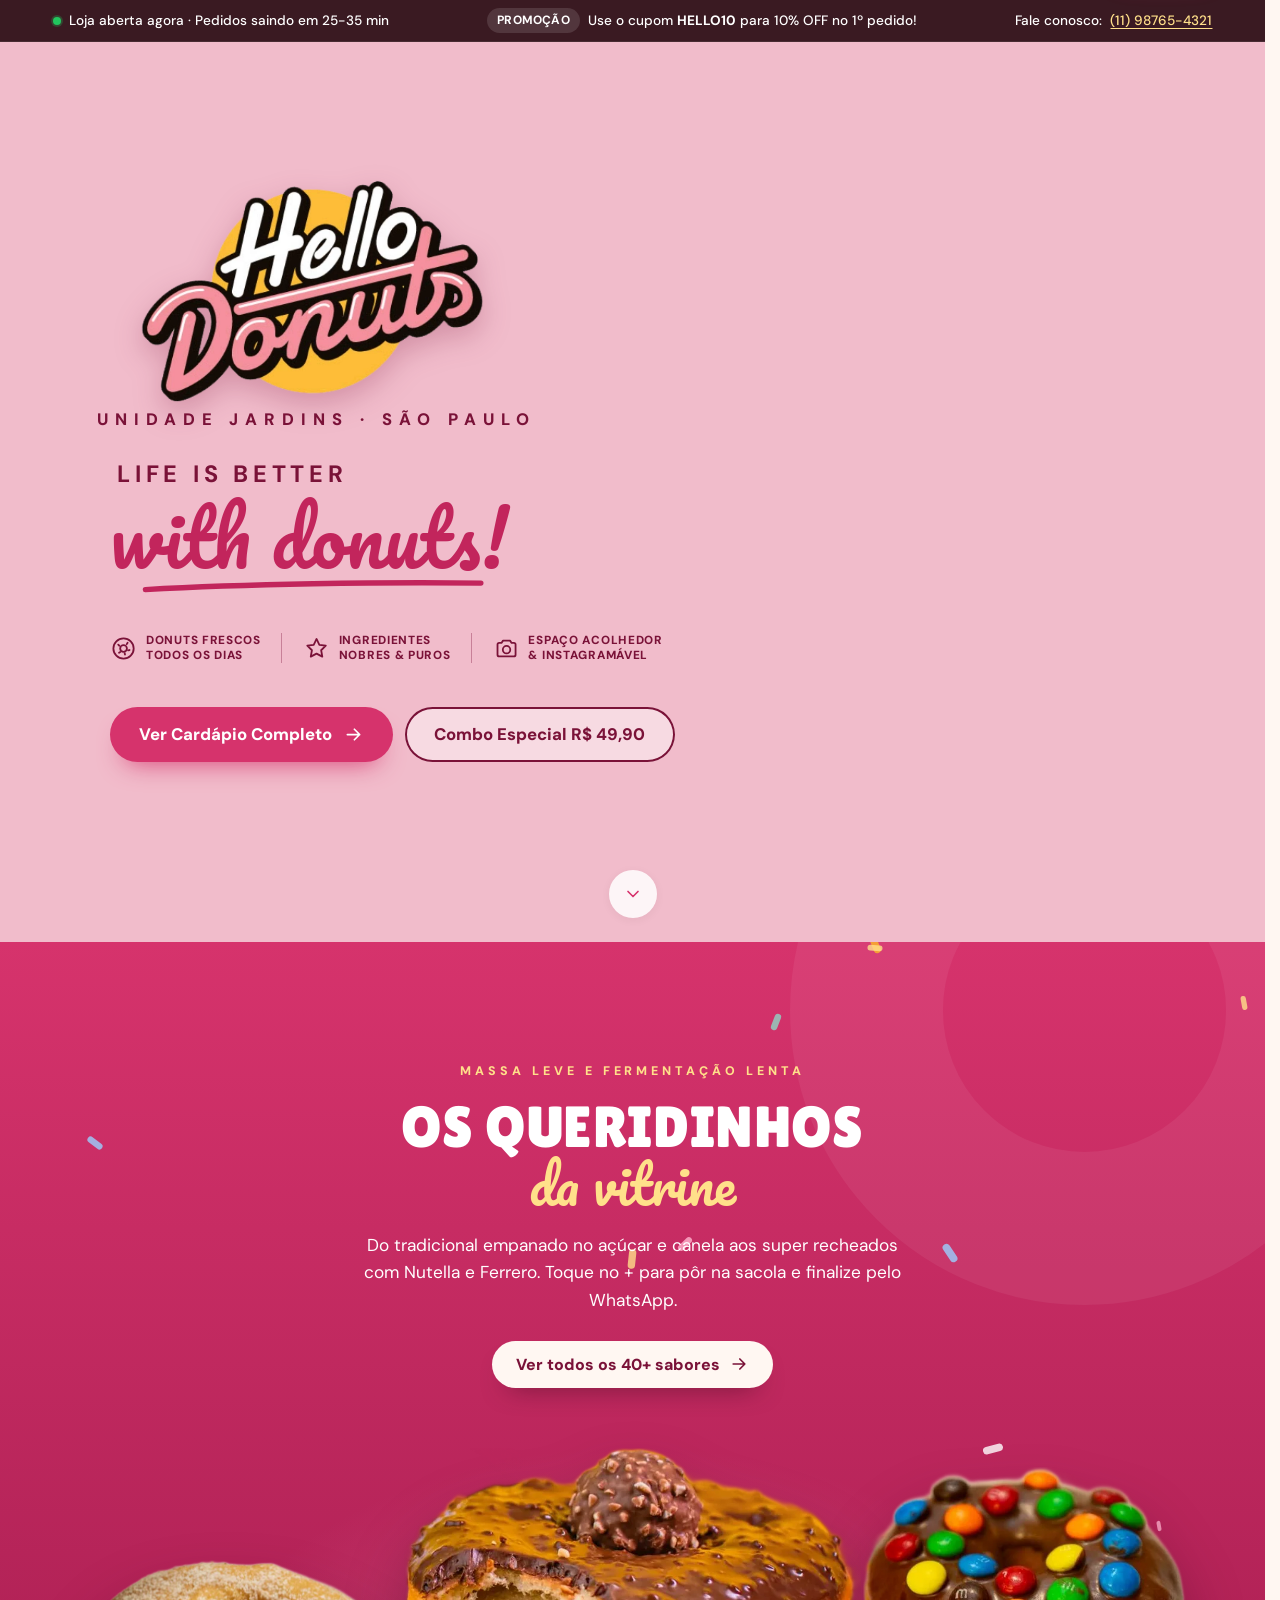
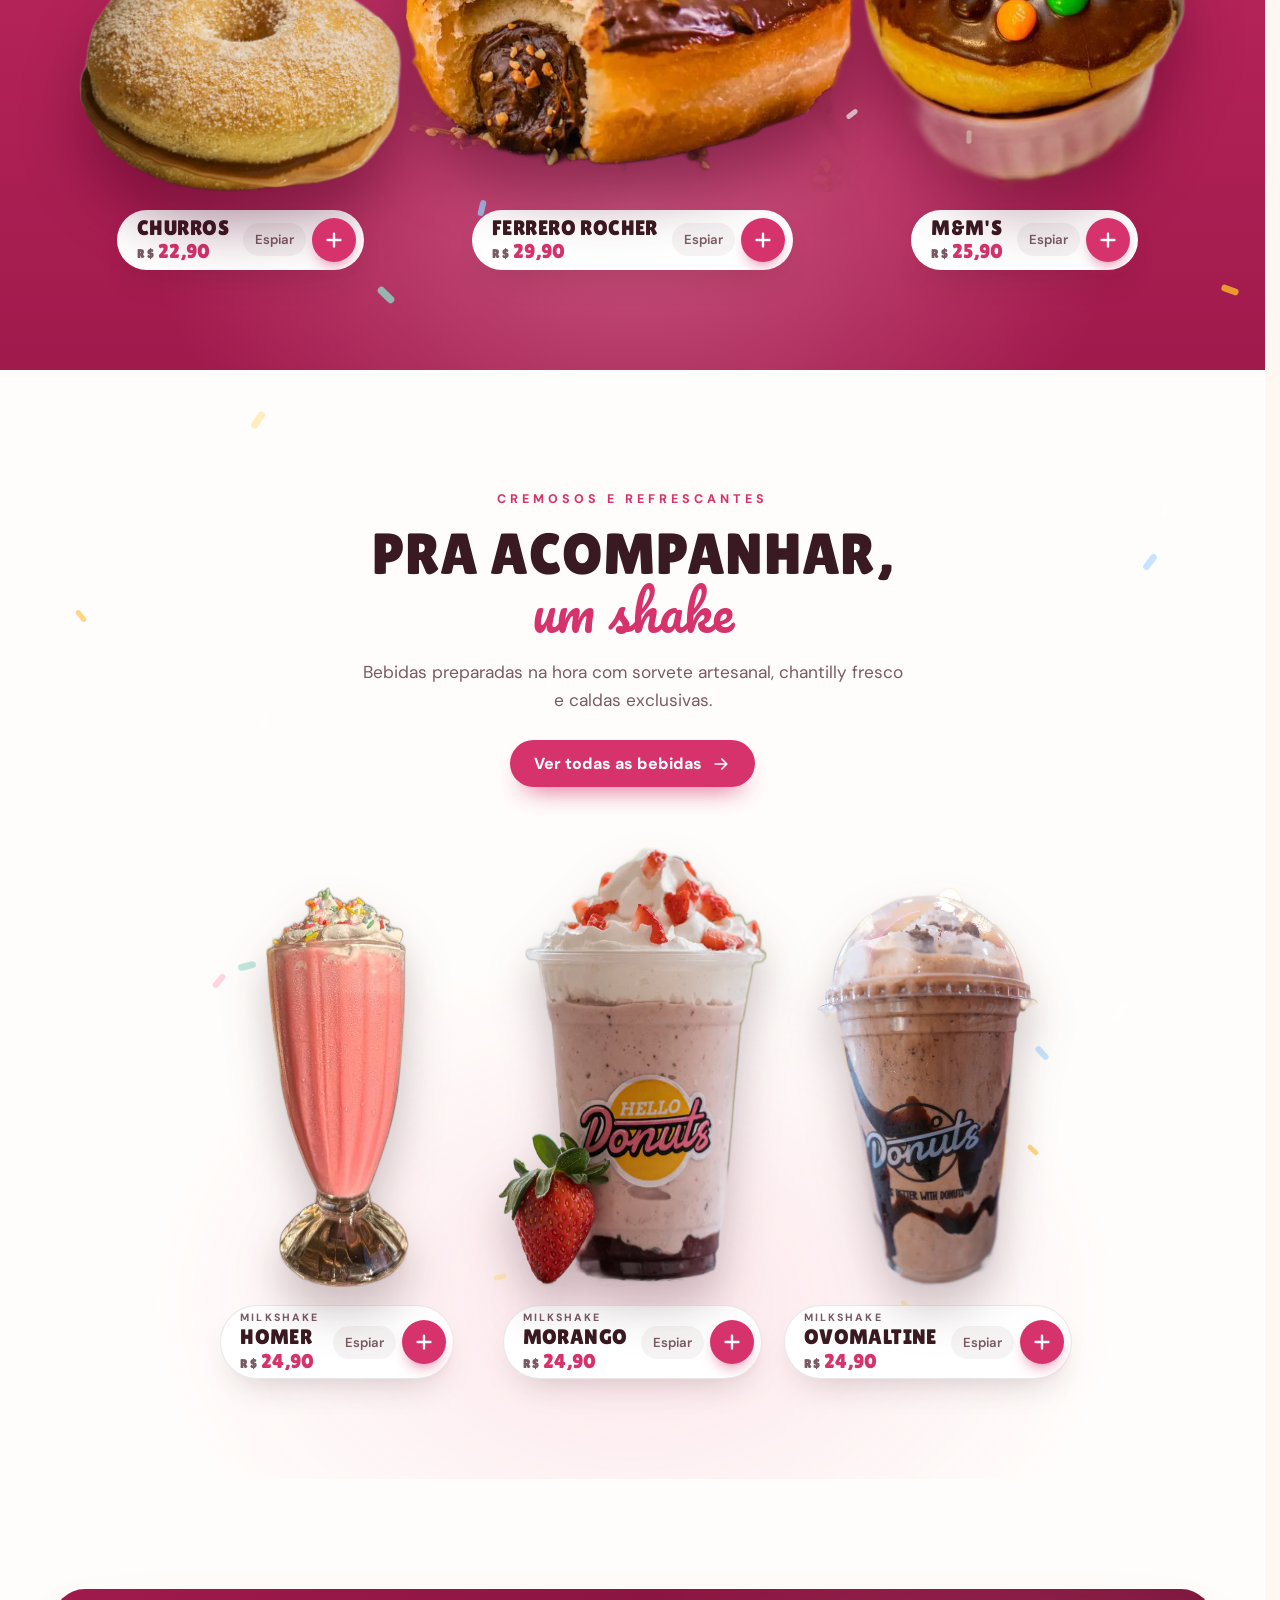
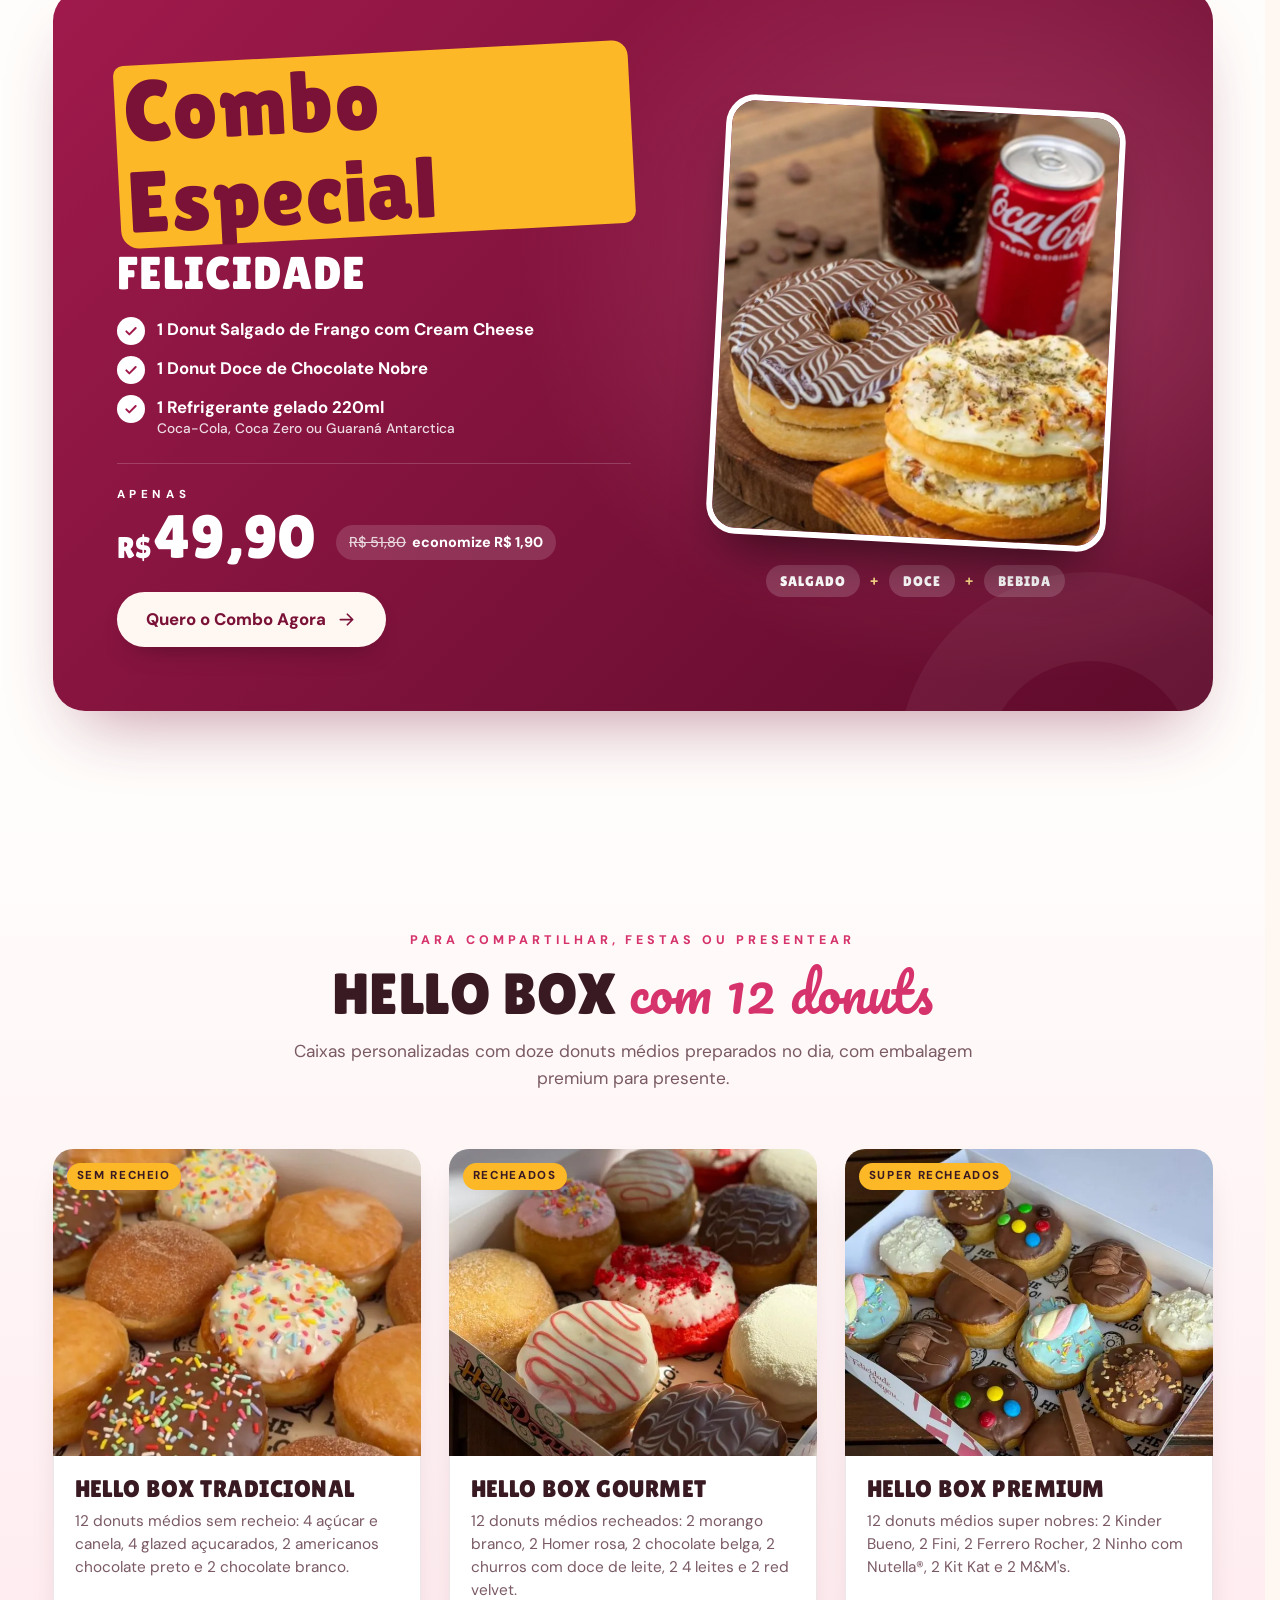
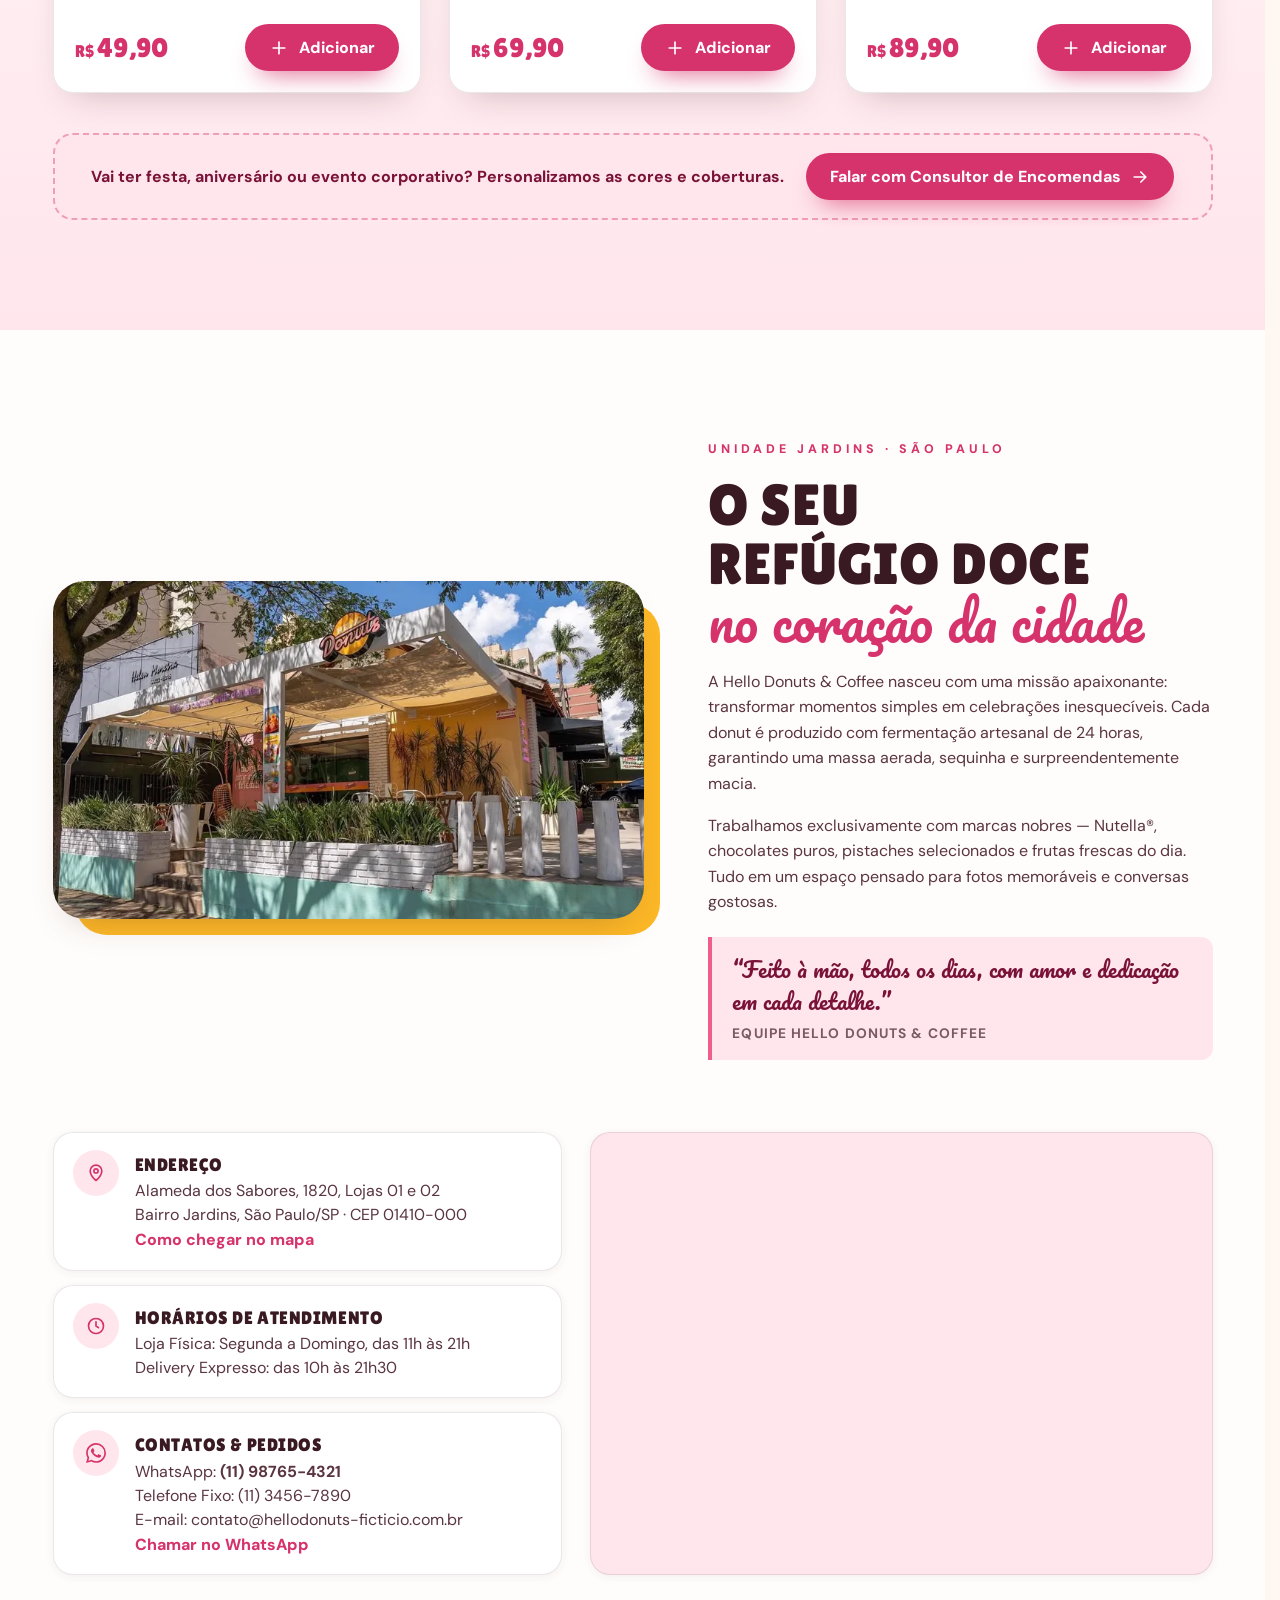
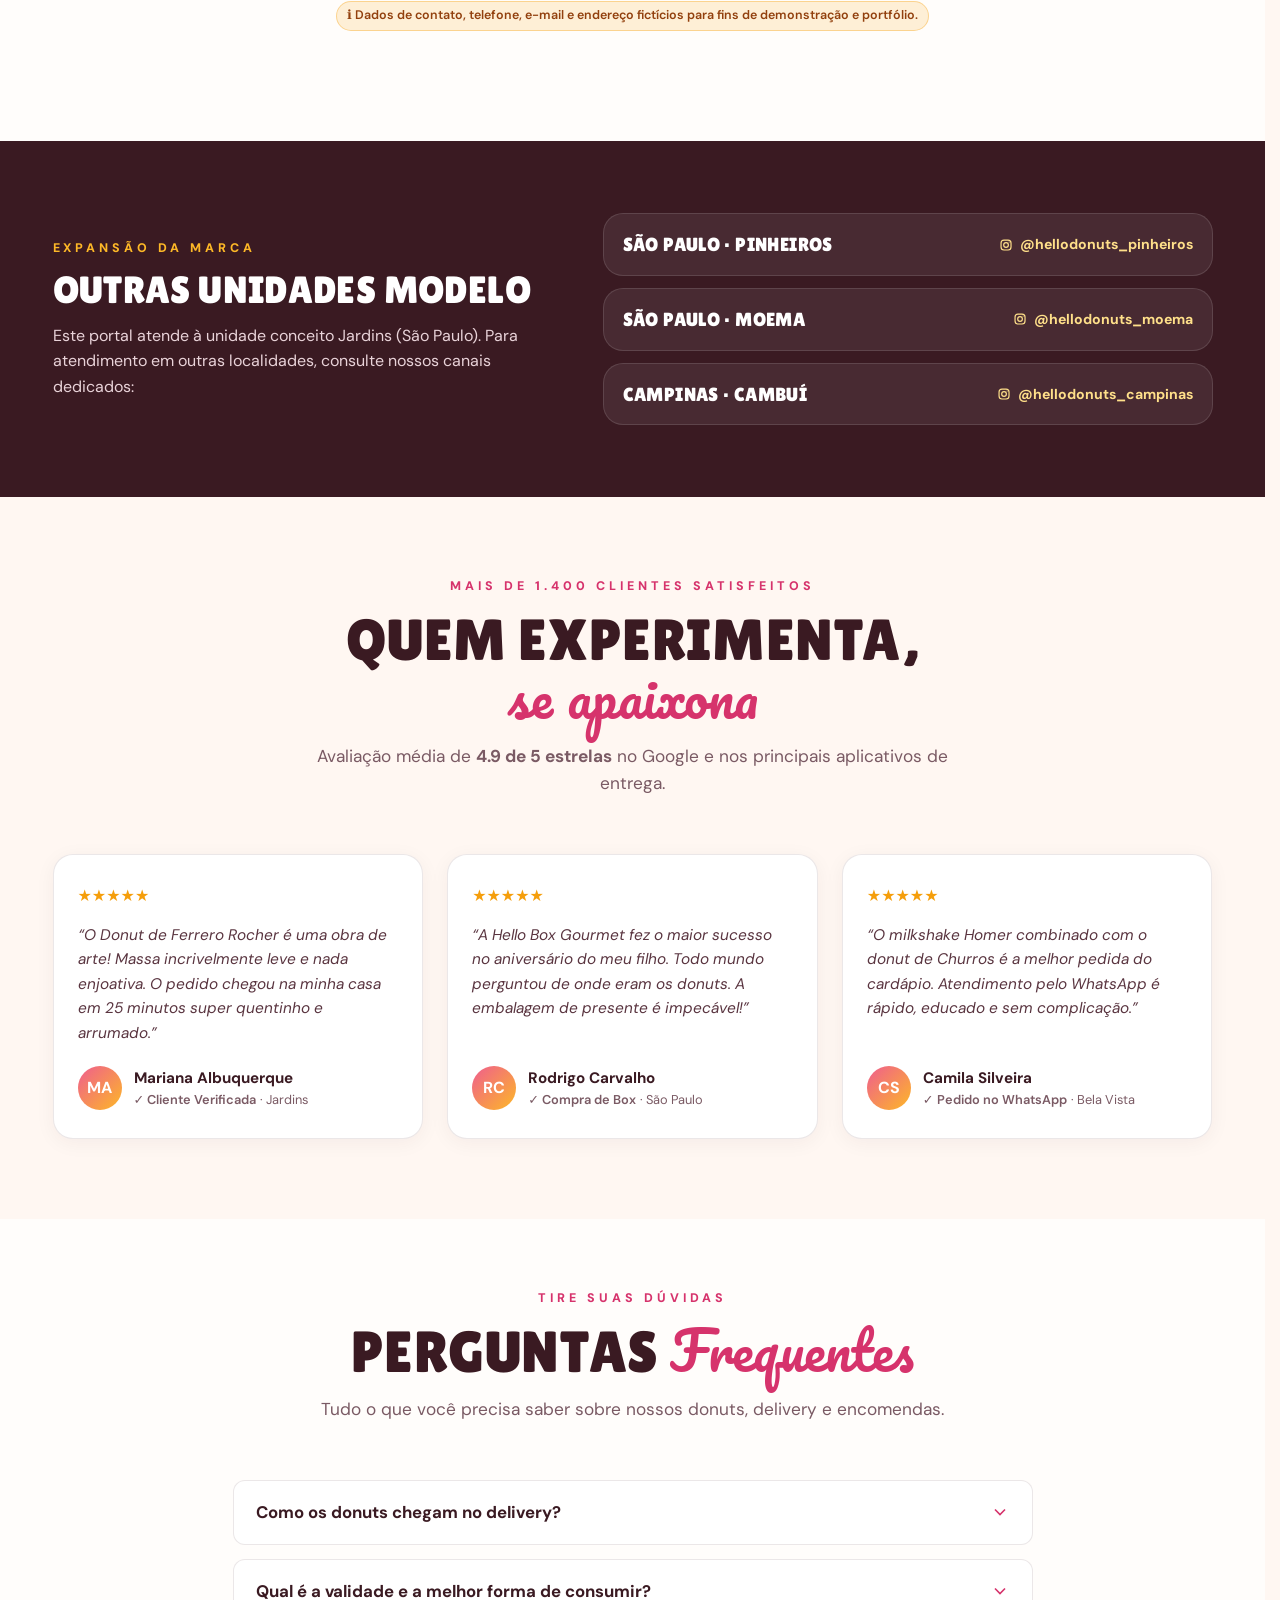
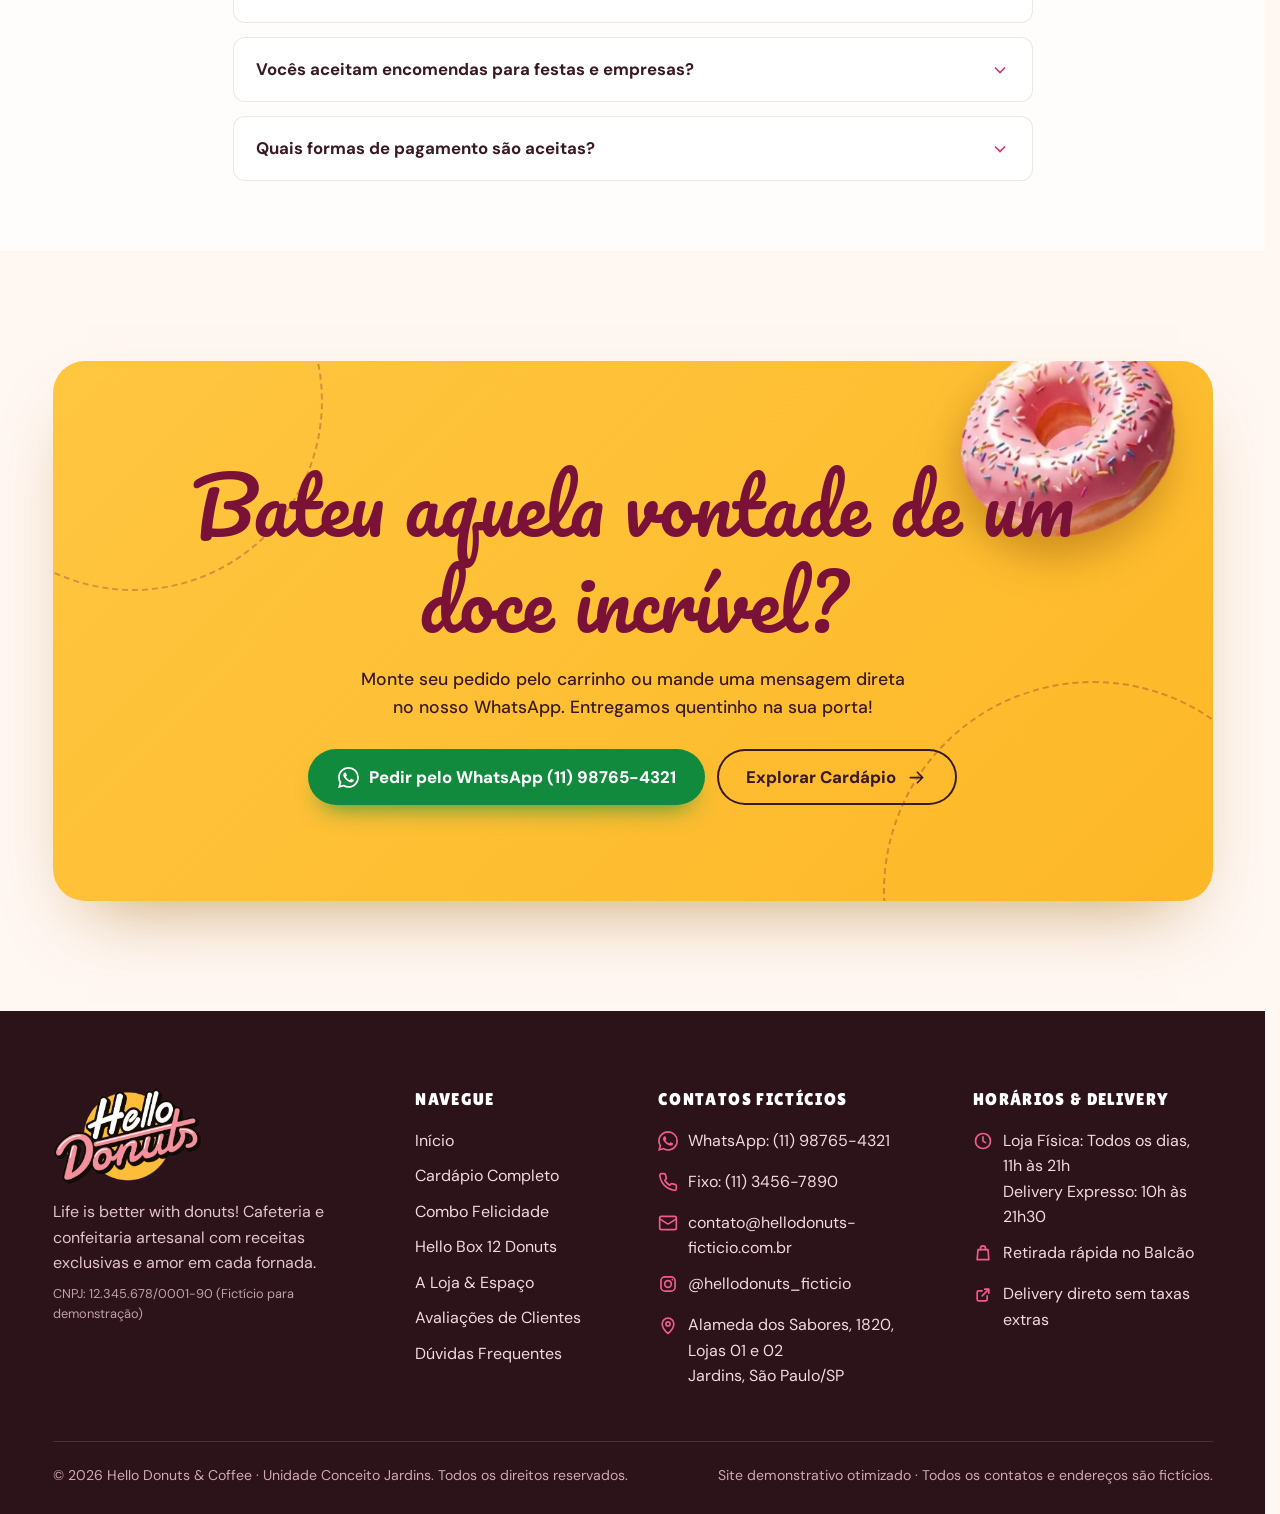
<file: index.html>
<!doctype html>
<html lang="pt-BR">
<head>
  <meta charset="utf-8">
  <meta name="viewport" content="width=device-width, initial-scale=1">
  <title>Hello Donuts &amp; Coffee | Donuts Artesanais, Milkshakes e Cafés</title>
  <meta name="description" content="Hello Donuts &amp; Coffee: donuts artesanais frescos todos os dias, milkshakes cremosos e cafés na Alameda dos Sabores, 1820, Jardins. Peça pelo WhatsApp fictício (11) 98765-4321.">
  <meta name="theme-color" content="#d6336c">
  <meta property="og:type" content="website">
  <meta property="og:locale" content="pt_BR">
  <meta property="og:title" content="Hello Donuts &amp; Coffee | Donuts Artesanais, Milkshakes e Cafés">
  <meta property="og:description" content="Donuts artesanais sempre frescos, milkshakes especiais e ambiente acolhedor. Peça pelo WhatsApp (11) 98765-4321.">
  <meta property="og:image" content="assets/img/hero-cena-1600.webp">
  <meta name="twitter:card" content="summary_large_image">
  <link rel="icon" href="favicon.svg" type="image/svg+xml">
  <link rel="apple-touch-icon" href="apple-touch-icon.png">
  <link rel="preconnect" href="https://fonts.googleapis.com">
  <link rel="preconnect" href="https://fonts.gstatic.com" crossorigin>
  <link href="https://fonts.googleapis.com/css2?family=DM+Sans:opsz,wght@9..40,400..800&family=Lilita+One&family=Pacifico&display=swap" rel="stylesheet">
  <link rel="stylesheet" href="assets/css/style.css?v=4">
  <script>document.documentElement.classList.add('js');try{if(sessionStorage.getItem('hd-intro'))document.documentElement.classList.add('no-intro')}catch(e){}</script>
  <noscript><style>.header--auto{transform:none}.intro{display:none}.fab--auto{opacity:1;visibility:visible;transform:none}.order-btn{display:none}</style></noscript>
  <script type="application/ld+json">
  {
    "@context": "https://schema.org",
    "@type": "Bakery",
    "name": "Hello Donuts & Coffee",
    "description": "Donuts artesanais, milkshakes, cookies e cafés especiais preparados diariamente.",
    "telephone": "+55 11 98765-4321",
    "address": {
      "@type": "PostalAddress",
      "streetAddress": "Alameda dos Sabores, 1820, Lojas 01 e 02",
      "addressLocality": "São Paulo",
      "addressRegion": "SP",
      "postalCode": "01410-000",
      "addressCountry": "BR"
    },
    "openingHoursSpecification": [
      {
        "@type": "OpeningHoursSpecification",
        "dayOfWeek": ["Monday","Tuesday","Wednesday","Thursday","Friday","Saturday","Sunday"],
        "opens": "11:00",
        "closes": "21:00"
      }
    ],
    "servesCuisine": ["Donuts", "Cafeteria", "Confeitaria"],
    "priceRange": "$$",
    "sameAs": ["https://www.instagram.com/hellodonuts_ficticio/"]
  }
  </script>
</head>
<body>
  <!-- Ícones SVG -->
  <svg width="0" height="0" style="position:absolute" aria-hidden="true">
    <symbol id="i-arrow" viewBox="0 0 24 24"><path d="M5 12h14M13 6l6 6-6 6"/></symbol>
    <symbol id="i-down" viewBox="0 0 24 24"><path d="m6 9 6 6 6-6"/></symbol>
    <symbol id="i-prev" viewBox="0 0 24 24"><path d="m15 6-6 6 6 6"/></symbol>
    <symbol id="i-next" viewBox="0 0 24 24"><path d="m9 6 6 6-6 6"/></symbol>
    <symbol id="i-check" viewBox="0 0 24 24"><path d="m5 12.5 4.5 4.5L19 7.5"/></symbol>
    <symbol id="i-plus" viewBox="0 0 24 24"><path d="M12 5v14M5 12h14"/></symbol>
    <symbol id="i-minus" viewBox="0 0 24 24"><path d="M5 12h14"/></symbol>
    <symbol id="i-x" viewBox="0 0 24 24"><path d="m6 6 12 12M18 6 6 18"/></symbol>
    <symbol id="i-trash" viewBox="0 0 24 24"><path d="M4.5 7h15M10 7V4.5h4V7M6.5 7l.8 12.5h9.4L17.500 7M10 11v5M14 11v5"/></symbol>
    <symbol id="i-cart" viewBox="0 0 24 24"><path d="M2.5 4h2.600l2.400 10.600h10.200L19.800 7.500H6"/><circle cx="9" cy="18.500" r="1.500"/><circle cx="16.500" cy="18.500" r="1.500"/></symbol>
    <symbol id="i-pin" viewBox="0 0 24 24"><path d="M12 21s7-6.1 7-11.5a7 7 0 0 0-14 0C5 14.9 12 21 12 21Z"/><circle cx="12" cy="9.5" r="2.5"/></symbol>
    <symbol id="i-clock" viewBox="0 0 24 24"><circle cx="12" cy="12" r="9"/><path d="M12 7v5l3 2"/></symbol>
    <symbol id="i-phone" viewBox="0 0 24 24"><path d="M22 16.92v3a2 2 0 0 1-2.18 2 19.79 19.79 0 0 1-8.63-3.07 19.5 19.5 0 0 1-6-6 19.79 19.79 0 0 1-3.07-8.67A2 2 0 0 1 4.11 2h3a2 2 0 0 1 2 1.72 12.84 12.84 0 0 0 .7 2.81 2 2 0 0 1-.45 2.11L8.09 9.91a16 16 0 0 0 6 6l1.27-1.27a2 2 0 0 1 2.11-.45 12.84 12.84 0 0 0 2.81.7A2 2 0 0 1 22 16.92z"/></symbol>
    <symbol id="i-mail" viewBox="0 0 24 24"><rect width="20" height="16" x="2" y="4" rx="2"/><path d="m22 7-8.97 5.7a1.94 1.94 0 0 1-2.06 0L2 7"/></symbol>
    <symbol id="i-insta" viewBox="0 0 24 24"><rect x="3.5" y="3.5" width="17" height="17" rx="5"/><circle cx="12" cy="12" r="4"/><path d="M17.2 6.8h.01"/></symbol>
    <symbol id="i-bag" viewBox="0 0 24 24"><path d="M6 8h12l1 12H5L6 8Z"/><path d="M9 8V6.5a3 3 0 0 1 6 0V8"/></symbol>
    <symbol id="i-ext" viewBox="0 0 24 24"><path d="M14 5h5v5M19 5l-8 8M11 7H6.500A1.500 1.500 0 0 0 5 8.500v9A1.500 1.500 0 0 0 6.500 19h9a1.500 1.500 0 0 0 1.500-1.500V13"/></symbol>
    <symbol id="i-donut" viewBox="0 0 24 24"><circle cx="12" cy="12" r="9"/><circle cx="12" cy="12" r="3"/><path d="m7.300 8.600 1 .900M15.600 6.900l-.700 1.200M17.300 13.300l-1.300.300M8 15.700l1.100-.700M13.300 17.300l-.300-1.200"/></symbol>
    <symbol id="i-star" viewBox="0 0 24 24"><path d="m12 3.500 2.500 5.200 5.700.800-4.100 4 1 5.700-5.100-2.700-5.100 2.700 1-5.700-4.100-4 5.700-.800Z"/></symbol>
    <symbol id="i-camera" viewBox="0 0 24 24"><path d="M4 8.500A1.500 1.500 0 0 1 5.500 7h2l1.400-2h6.200l1.400 2h2A1.500 1.500 0 0 1 20 8.500v9a1.500 1.500 0 0 1-1.500 1.500h-13A1.500 1.500 0 0 1 4 17.500Z"/><circle cx="12" cy="13" r="3.300"/></symbol>
    <symbol id="i-search" viewBox="0 0 24 24"><circle cx="11" cy="11" r="8"/><path d="m21 21-4.35-4.35"/></symbol>
    <symbol id="i-whats" viewBox="0 0 24 24"><path d="M17.472 14.382c-.297-.149-1.758-.867-2.030-.967-.273-.099-.471-.148-.670.150-.197.297-.767.966-.940 1.164-.173.199-.347.223-.644.075-.297-.150-1.255-.463-2.390-1.475-.883-.788-1.480-1.761-1.653-2.059-.173-.297-.018-.458.130-.606.134-.133.298-.347.446-.520.149-.174.198-.298.298-.497.099-.198.050-.371-.025-.520-.075-.149-.669-1.612-.916-2.207-.242-.579-.487-.500-.669-.510-.173-.008-.371-.010-.570-.010-.198 0-.520.074-.792.372-.272.297-1.040 1.016-1.040 2.479 0 1.462 1.065 2.875 1.213 3.074.149.198 2.096 3.200 5.077 4.487.709.306 1.262.489 1.694.625.712.227 1.360.195 1.871.118.571-.085 1.758-.719 2.006-1.413.248-.694.248-1.289.173-1.413-.074-.124-.272-.198-.570-.347m-5.421 7.403h-.004a9.870 9.870 0 0 1-5.031-1.378l-.361-.214-3.741.982.998-3.648-.235-.374a9.860 9.860 0 0 1-1.510-5.260c.001-5.450 4.436-9.884 9.888-9.884 2.640 0 5.122 1.030 6.988 2.898a9.825 9.825 0 0 1 2.893 6.994c-.003 5.450-4.437 9.884-9.885 9.884m8.413-18.297A11.815 11.815 0 0 0 12.050 0C5.495 0 .160 5.335.157 11.892c0 2.096.547 4.142 1.588 5.945L.057 24l6.305-1.654a11.882 11.882 0 0 0 5.683 1.448h.005c6.554 0 11.890-5.335 11.893-11.893a11.821 11.821 0 0 0-3.480-8.413Z"/></symbol>
  </svg>

  <!-- Barra de Anúncios e Status Superior (Topbar) -->
  <aside class="topbar" aria-label="Avisos da loja">
    <div class="container topbar__inner">
      <div class="topbar__item status-indicator">
        <span class="status-dot"></span>
        <span class="status-txt">Loja aberta agora · Pedidos saindo em 25-35 min</span>
      </div>
      <div class="topbar__item">
        <span class="topbar__badge">PROMOÇÃO</span>
        <span>Use o cupom <strong>HELLO10</strong> para 10% OFF no 1º pedido!</span>
      </div>
      <div class="topbar__item">
        <span>Fale conosco:</span>
        <a class="topbar__link" href="https://wa.me/5511987654321?text=Ol%C3%A1!%20Gostaria%20de%20informa%C3%A7%C3%B5es%20sobre%20a%20Hello%20Donuts." target="_blank" rel="noopener">(11) 98765-4321</a>
      </div>
    </div>
  </aside>

  <!-- Animação de Abertura Inicial -->
  <div class="intro" aria-hidden="true">
    <div class="intro__logo">
      <img src="assets/img/logo.webp" width="485" height="318" alt="Hello Donuts & Coffee">
      <span class="intro__tag">Jardins · SP</span>
    </div>
  </div>

  <!-- Cabeçalho Principal -->
  <header class="header header--auto">
    <div class="container header__inner">
      <a href="#inicio" class="brand" aria-label="Hello Donuts Jardins, início">
        <img src="assets/img/logo.webp" width="485" height="318" alt="Hello Donuts">
        <span class="brand__unit">Unidade<br>Jardins</span>
      </a>

      <nav class="nav" id="nav" aria-label="Principal">
        <a href="#inicio" class="nav__link is-active">Início</a>
        <a href="cardapio.html" class="nav__link">Cardápio</a>
        <a href="#combo" class="nav__link">Combo</a>
        <a href="#box" class="nav__link">Boxes</a>
        <a href="#loja" class="nav__link">A Loja</a>
        <a href="#depoimentos" class="nav__link">Avaliações</a>
        <a href="#duvidas" class="nav__link">Dúvidas</a>
        <a href="#contato" class="nav__link">Contato</a>
      </nav>

      <div class="header__actions">
        <button class="order-btn" type="button" data-cart-open aria-haspopup="dialog" aria-label="Abrir carrinho de compras">
          <svg class="i" aria-hidden="true"><use href="#i-cart"/></svg>
          <span class="order-btn__txt">Sacola</span>
          <span class="order-btn__n" hidden>0</span>
        </button>
        <button class="menu-toggle" type="button" aria-label="Abrir menu" aria-expanded="false" aria-controls="nav"><span></span><span></span></button>
      </div>
    </div>
  </header>

  <main>
    <!-- Seção Hero Principal -->
    <section class="hero" id="inicio">
      <picture>
        <source media="(max-aspect-ratio: 5/4), (max-width: 760px)" srcset="assets/img/hero-cena-celular.webp" width="768" height="1150">
        <source srcset="assets/img/hero-cena-1600.webp 1600w, assets/img/hero-cena.webp 2400w" sizes="100vw">
        <img class="hero__bg" src="assets/img/hero-cena-1600.webp" width="2400" height="1350" alt="" fetchpriority="high" decoding="async">
      </picture>
      <picture>
        <source media="(max-aspect-ratio: 5/4), (max-width: 760px)" srcset="assets/img/hero-donut-celular.webp" width="768" height="1150">
        <source srcset="assets/img/hero-donut-1600.webp 1600w, assets/img/hero-donut.webp 2400w" sizes="100vw">
        <img class="hero__bg hero__donut" src="assets/img/hero-donut-1600.webp" width="2400" height="1350" alt="Donut artesanal recheado flutuando" decoding="async">
      </picture>

      <div class="hero__content">
        <h1 class="hero__brand">
          <img class="hero__logo" src="assets/img/logo.webp" width="485" height="318" alt="Hello Donuts &amp; Coffee">
          <span class="hero__tag">Unidade Jardins · São Paulo</span>
        </h1>

        <p class="hero__slogan">
          <span>Life is better</span>
          <em>with donuts!</em>
          <svg class="hero__underline" viewBox="0 0 100 6" preserveAspectRatio="none" aria-hidden="true"><path d="M1 5C30 2 70 1 99 1.600"/></svg>
        </p>

        <ul class="hero__features">
          <li><svg class="i" aria-hidden="true"><use href="#i-donut"/></svg><span>Donuts frescos<br>todos os dias</span></li>
          <li><svg class="i" aria-hidden="true"><use href="#i-star"/></svg><span>Ingredientes<br>nobres &amp; puros</span></li>
          <li><svg class="i" aria-hidden="true"><use href="#i-camera"/></svg><span>Espaço acolhedor<br>&amp; instagramável</span></li>
        </ul>

        <div class="hero__ctas">
          <a class="btn btn--primary btn--lg" href="cardapio.html">Ver Cardápio Completo <svg class="i i-arrow" aria-hidden="true"><use href="#i-arrow"/></svg></a>
          <a class="btn btn--outline-berry btn--lg" href="#combo">Combo Especial R$ 49,90</a>
        </div>
      </div>

      <a class="hero__scroll" href="#donuts" aria-label="Rolar para os donuts mais pedidos"><svg class="i" aria-hidden="true"><use href="#i-down"/></svg></a>
    </section>

    <!-- Vitrine de Donuts em Destaque -->
    <section class="show show--pink" id="donuts">
      <div class="show__sprinkles" aria-hidden="true"></div>
      <div class="container">
        <div class="show__head reveal">
          <span class="kicker">Massa leve e fermentação lenta</span>
          <h2 class="title">Os queridinhos <em>da vitrine</em></h2>
          <p class="show__lead">Do tradicional empanado no açúcar e canela aos super recheados com Nutella e Ferrero. Toque no + para pôr na sacola e finalize pelo WhatsApp.</p>
          <a class="btn btn--cream" href="cardapio.html">Ver todos os 40+ sabores <svg class="i i-arrow" aria-hidden="true"><use href="#i-arrow"/></svg></a>
        </div>
        <div class="show__stage show__stage--3">
          <figure class="show__item">
            <span class="show__img"><img src="assets/img/cut/churros.webp" width="657" height="471" alt="Donut de churros com doce de leite cremoso" loading="lazy" decoding="async"></span>
            <figcaption class="show__tag">
              <span><strong>Churros</strong><span class="price"><small>R$</small>22,90</span></span>
              <div style="display:flex;align-items:center;gap:6px">
                <button class="card__quick-btn" type="button" data-quick-view="churros" aria-label="Ver detalhes do Donut Churros">Espiar</button>
                <a class="add-btn" href="https://wa.me/5511987654321?text=Ol%C3%A1!%20Quero%20pedir%3A%20Donut%20Churros" target="_blank" rel="noopener" data-add="churros" aria-label="Adicionar Donut Churros à sacola"><svg class="i" aria-hidden="true"><use href="#i-plus"/></svg><span class="add-n" aria-hidden="true"></span></a>
              </div>
            </figcaption>
          </figure>
          <figure class="show__item">
            <span class="show__img"><img src="assets/img/cut/ferrero.webp" width="767" height="577" alt="Donut Ferrero Rocher com avelã cremosa e bombom" loading="lazy" decoding="async"></span>
            <figcaption class="show__tag">
              <span><strong>Ferrero Rocher</strong><span class="price"><small>R$</small>29,90</span></span>
              <div style="display:flex;align-items:center;gap:6px">
                <button class="card__quick-btn" type="button" data-quick-view="ferrero-rocher" aria-label="Ver detalhes do Donut Ferrero Rocher">Espiar</button>
                <a class="add-btn" href="https://wa.me/5511987654321?text=Ol%C3%A1!%20Quero%20pedir%3A%20Donut%20Ferrero%20Rocher" target="_blank" rel="noopener" data-add="ferrero-rocher" aria-label="Adicionar Donut Ferrero Rocher à sacola"><svg class="i" aria-hidden="true"><use href="#i-plus"/></svg><span class="add-n" aria-hidden="true"></span></a>
              </div>
            </figcaption>
          </figure>
          <figure class="show__item">
            <span class="show__img"><img src="assets/img/cut/mms.webp" width="527" height="528" alt="Donut de chocolate com confeitos M&amp;M's coloridos" loading="lazy" decoding="async"></span>
            <figcaption class="show__tag">
              <span><strong>M&amp;M's</strong><span class="price"><small>R$</small>25,90</span></span>
              <div style="display:flex;align-items:center;gap:6px">
                <button class="card__quick-btn" type="button" data-quick-view="m-m-s" aria-label="Ver detalhes do Donut M&amp;M's">Espiar</button>
                <a class="add-btn" href="https://wa.me/5511987654321?text=Ol%C3%A1!%20Quero%20pedir%3A%20Donut%20M%26M's" target="_blank" rel="noopener" data-add="m-m-s" aria-label="Adicionar Donut M&amp;M's à sacola"><svg class="i" aria-hidden="true"><use href="#i-plus"/></svg><span class="add-n" aria-hidden="true"></span></a>
              </div>
            </figcaption>
          </figure>
        </div>
      </div>
    </section>

    <!-- Vitrine Milkshakes & Cafés -->
    <section class="show show--light" id="shakes">
      <div class="show__sprinkles" aria-hidden="true"></div>
      <div class="container">
        <div class="show__head reveal">
          <span class="kicker">Cremosos e refrescantes</span>
          <h2 class="title">Pra acompanhar, <em>um shake</em></h2>
          <p class="show__lead">Bebidas preparadas na hora com sorvete artesanal, chantilly fresco e caldas exclusivas.</p>
          <a class="btn btn--primary" href="cardapio.html#shakes">Ver todas as bebidas <svg class="i i-arrow" aria-hidden="true"><use href="#i-arrow"/></svg></a>
        </div>
        <div class="show__stage show__stage--drinks">
          <figure class="show__item">
            <span class="show__img"><img src="assets/img/cut/milk-homer.webp" width="255" height="714" alt="Milkshake Homer cor-de-rosa com chantilly e confeitos" loading="lazy" decoding="async"></span>
            <figcaption class="show__tag">
              <span><small>Milkshake</small><strong>Homer</strong><span class="price"><small>R$</small>24,90</span></span>
              <div style="display:flex;align-items:center;gap:6px">
                <button class="card__quick-btn" type="button" data-quick-view="milkshake-homer">Espiar</button>
                <a class="add-btn" href="https://wa.me/5511987654321?text=Ol%C3%A1!%20Quero%20pedir%3A%20Milkshake%20Homer" target="_blank" rel="noopener" data-add="milkshake-homer" aria-label="Adicionar Milkshake Homer"><svg class="i" aria-hidden="true"><use href="#i-plus"/></svg><span class="add-n" aria-hidden="true"></span></a>
              </div>
            </figcaption>
          </figure>
          <figure class="show__item">
            <span class="show__img"><img src="assets/img/cut/milk-morango.webp" width="433" height="615" alt="Milkshake de morango com chantilly e morango fresco" loading="lazy" decoding="async"></span>
            <figcaption class="show__tag">
              <span><small>Milkshake</small><strong>Morango</strong><span class="price"><small>R$</small>24,90</span></span>
              <div style="display:flex;align-items:center;gap:6px">
                <button class="card__quick-btn" type="button" data-quick-view="milkshake-morango">Espiar</button>
                <a class="add-btn" href="https://wa.me/5511987654321?text=Ol%C3%A1!%20Quero%20pedir%3A%20Milkshake%20Morango" target="_blank" rel="noopener" data-add="milkshake-morango" aria-label="Adicionar Milkshake Morango"><svg class="i" aria-hidden="true"><use href="#i-plus"/></svg><span class="add-n" aria-hidden="true"></span></a>
              </div>
            </figcaption>
          </figure>
          <figure class="show__item">
            <span class="show__img"><img src="assets/img/cut/milk-ovomaltine.webp" width="434" height="782" alt="Milkshake crocante de Ovomaltine" loading="lazy" decoding="async"></span>
            <figcaption class="show__tag">
              <span><small>Milkshake</small><strong>Ovomaltine</strong><span class="price"><small>R$</small>24,90</span></span>
              <div style="display:flex;align-items:center;gap:6px">
                <button class="card__quick-btn" type="button" data-quick-view="milkshake-ovomaltine">Espiar</button>
                <a class="add-btn" href="https://wa.me/5511987654321?text=Ol%C3%A1!%20Quero%20pedir%3A%20Milkshake%20Ovomaltine" target="_blank" rel="noopener" data-add="milkshake-ovomaltine" aria-label="Adicionar Milkshake Ovomaltine"><svg class="i" aria-hidden="true"><use href="#i-plus"/></svg><span class="add-n" aria-hidden="true"></span></a>
              </div>
            </figcaption>
          </figure>
        </div>
      </div>
    </section>

    <!-- Seção Combo Felicidade -->
    <section class="section section--paper" id="combo">
      <div class="container">
        <div class="combo reveal">
          <div class="combo__text">
            <span class="combo__brush"><span>Combo Especial</span></span>
            <h2 class="combo__name">Felicidade</h2>
            <ul class="combo__list">
              <li><span class="check"><svg class="i" aria-hidden="true"><use href="#i-check"/></svg></span>1 Donut Salgado de Frango com Cream Cheese</li>
              <li><span class="check"><svg class="i" aria-hidden="true"><use href="#i-check"/></svg></span>1 Donut Doce de Chocolate Nobre</li>
              <li><span class="check"><svg class="i" aria-hidden="true"><use href="#i-check"/></svg></span><span>1 Refrigerante gelado 220ml<small>Coca-Cola, Coca Zero ou Guaraná Antarctica</small></span></li>
            </ul>
            <div class="combo__price">
              <div><small>APENAS</small><strong><span>R$</span>49,90</strong></div>
              <div><span class="combo__save"><s>R$ 51,80</s>economize R$ 1,90</span></div>
            </div>
            <div class="combo__cta">
              <a class="btn btn--cream btn--lg" href="https://wa.me/5511987654321?text=Ol%C3%A1!%20Quero%20pedir%20o%20Combo%20Felicidade." target="_blank" rel="noopener" data-add="combo-felicidade" data-add-open>Quero o Combo Agora <svg class="i i-arrow" aria-hidden="true"><use href="#i-arrow"/></svg></a>
            </div>
          </div>
          <div class="combo__visual">
            <img class="combo__photo" src="assets/img/combo-felicidade.webp" width="800" height="880" alt="Combo Felicidade com donuts doces e salgados" loading="lazy" decoding="async">
            <ul class="combo__chips" aria-hidden="true"><li>Salgado</li><li>+</li><li>Doce</li><li>+</li><li>Bebida</li></ul>
          </div>
        </div>
      </div>
    </section>

    <!-- Seção Hello Box com 12 Donuts -->
    <section class="section section--blush" id="box">
      <div class="container">
        <div class="head reveal">
          <span class="kicker">Para compartilhar, festas ou presentear</span>
          <h2 class="title">Hello Box <em>com 12 donuts</em></h2>
          <p class="lead">Caixas personalizadas com doze donuts médios preparados no dia, com embalagem premium para presente.</p>
        </div>
        <div class="boxes">
          <article class="box reveal" style="--d:0ms">
            <div class="box__media">
              <img src="assets/img/box-tradicional.webp" width="720" height="600" alt="Hello Box Tradicional com 12 donuts" loading="lazy" decoding="async">
              <span class="box__badge">Sem recheio</span>
            </div>
            <div class="box__body">
              <h3 class="box__name">Hello Box Tradicional</h3>
              <p class="box__desc">12 donuts médios sem recheio: 4 açúcar e canela, 4 glazed açucarados, 2 americanos chocolate preto e 2 chocolate branco.</p>
              <div class="box__foot">
                <span class="price"><small>R$</small>49,90</span>
                <a class="btn btn--primary" href="https://wa.me/5511987654321?text=Ol%C3%A1!%20Quero%20pedir%3A%20Hello%20Box%20Tradicional" target="_blank" rel="noopener" data-add="hello-box-tradicional"><svg class="i" aria-hidden="true"><use href="#i-plus"/></svg> Adicionar<span class="add-n" aria-hidden="true"></span></a>
              </div>
            </div>
          </article>

          <article class="box reveal" style="--d:90ms">
            <div class="box__media">
              <img src="assets/img/box-gourmet.webp" width="720" height="600" alt="Hello Box Gourmet recheada" loading="lazy" decoding="async">
              <span class="box__badge">Recheados</span>
            </div>
            <div class="box__body">
              <h3 class="box__name">Hello Box Gourmet</h3>
              <p class="box__desc">12 donuts médios recheados: 2 morango branco, 2 Homer rosa, 2 chocolate belga, 2 churros com doce de leite, 2 4 leites e 2 red velvet.</p>
              <div class="box__foot">
                <span class="price"><small>R$</small>69,90</span>
                <a class="btn btn--primary" href="https://wa.me/5511987654321?text=Ol%C3%A1!%20Quero%20pedir%3A%20Hello%20Box%20Gourmet" target="_blank" rel="noopener" data-add="hello-box-gourmet"><svg class="i" aria-hidden="true"><use href="#i-plus"/></svg> Adicionar<span class="add-n" aria-hidden="true"></span></a>
              </div>
            </div>
          </article>

          <article class="box reveal" style="--d:180ms">
            <div class="box__media">
              <img src="assets/img/box-premium.webp" width="720" height="600" alt="Hello Box Premium" loading="lazy" decoding="async">
              <span class="box__badge">Super Recheados</span>
            </div>
            <div class="box__body">
              <h3 class="box__name">Hello Box Premium</h3>
              <p class="box__desc">12 donuts médios super nobres: 2 Kinder Bueno, 2 Fini, 2 Ferrero Rocher, 2 Ninho com Nutella®, 2 Kit Kat e 2 M&amp;M's.</p>
              <div class="box__foot">
                <span class="price"><small>R$</small>89,90</span>
                <a class="btn btn--primary" href="https://wa.me/5511987654321?text=Ol%C3%A1!%20Quero%20pedir%3A%20Hello%20Box%20Premium" target="_blank" rel="noopener" data-add="hello-box-premium"><svg class="i" aria-hidden="true"><use href="#i-plus"/></svg> Adicionar<span class="add-n" aria-hidden="true"></span></a>
              </div>
            </div>
          </article>
        </div>

        <div class="boxes-note reveal">
          <p>Vai ter festa, aniversário ou evento corporativo? Personalizamos as cores e coberturas.</p>
          <a class="btn btn--primary" href="https://wa.me/5511987654321?text=Ol%C3%A1!%20Quero%20um%20or%C3%A7amento%20para%20encomenda%20personalizada%20de%20donuts." target="_blank" rel="noopener">Falar com Consultor de Encomendas <svg class="i i-arrow" aria-hidden="true"><use href="#i-arrow"/></svg></a>
        </div>
      </div>
    </section>

    <!-- Seção A Loja & Contatos Fictícios Estruturados -->
    <section class="section section--paper" id="loja">
      <div class="container">
        <div class="shop">
          <div class="shop__photo reveal">
            <img src="assets/img/fachada-800.webp" srcset="assets/img/fachada-800.webp 800w, assets/img/fachada.webp 1292w" sizes="(max-width: 900px) 92vw, 600px" width="1292" height="736" alt="Fachada charmosa da Hello Donuts &amp; Coffee" loading="lazy" decoding="async">
          </div>
          <div class="shop__text reveal" style="--d:100ms">
            <span class="kicker">Unidade Jardins · São Paulo</span>
            <h2 class="title">O seu refúgio doce <em>no coração da cidade</em></h2>
            <p>A Hello Donuts &amp; Coffee nasceu com uma missão apaixonante: transformar momentos simples em celebrações inesquecíveis. Cada donut é produzido com fermentação artesanal de 24 horas, garantindo uma massa aerada, sequinha e surpreendentemente macia.</p>
            <p>Trabalhamos exclusivamente com marcas nobres — Nutella®, chocolates puros, pistaches selecionados e frutas frescas do dia. Tudo em um espaço pensado para fotos memoráveis e conversas gostosas.</p>
            <blockquote class="shop__quote">
              <p>&ldquo;Feito à mão, todos os dias, com amor e dedicação em cada detalhe.&rdquo;</p>
              <footer>Equipe Hello Donuts &amp; Coffee</footer>
            </blockquote>
          </div>
        </div>

        <!-- Cartões de Visita e Contatos Fictícios -->
        <div class="visit">
          <div class="visit__cards">
            <div class="info reveal">
              <span class="info__icon"><svg class="i" aria-hidden="true"><use href="#i-pin"/></svg></span>
              <div>
                <h3>Endereço</h3>
                <p>Alameda dos Sabores, 1820, Lojas 01 e 02<br>Bairro Jardins, São Paulo/SP · CEP 01410-000</p>
                <a href="https://maps.google.com/?q=Alameda+dos+Sabores+1820+Jardins+Sao+Paulo" target="_blank" rel="noopener">Como chegar no mapa</a>
              </div>
            </div>

            <div class="info reveal" style="--d:80ms">
              <span class="info__icon"><svg class="i" aria-hidden="true"><use href="#i-clock"/></svg></span>
              <div>
                <h3>Horários de Atendimento</h3>
                <p>Loja Física: Segunda a Domingo, das 11h às 21h<br>Delivery Expresso: das 10h às 21h30</p>
              </div>
            </div>

            <div class="info reveal" style="--d:160ms">
              <span class="info__icon"><svg class="i i--fill" aria-hidden="true"><use href="#i-whats"/></svg></span>
              <div>
                <h3>Contatos &amp; Pedidos</h3>
                <p>WhatsApp: <span class="nowrap"><strong>(11) 98765-4321</strong></span><br>Telefone Fixo: <span class="nowrap">(11) 3456-7890</span><br>E-mail: contato@hellodonuts-ficticio.com.br</p>
                <a href="https://wa.me/5511987654321?text=Ol%C3%A1!%20Gostaria%20de%20fazer%20um%20pedido%20na%20Hello%20Donuts." target="_blank" rel="noopener">Chamar no WhatsApp</a>
              </div>
            </div>
          </div>

          <div class="visit__map reveal" style="--d:120ms">
            <!-- Iframe demonstrativo seguro -->
            <iframe src="https://www.google.com/maps/embed?pb=!1m18!1m12!1m3!1d3657.1458269784197!2d-46.6624!3d-23.5631!2m3!1f0!2f0!3f0!3m2!1i1024!2i768!4f13.1!3m3!1m2!1s0x0%3A0x0!2zMjPCsDMzJzQ3LjIiUyA0NsKwMzknNDQuNiJX!5e0!3m2!1spt-BR!2sbr!4v1620000000000!5m2!1spt-BR!2sbr" title="Mapa: Alameda dos Sabores, Jardins, São Paulo" loading="lazy" referrerpolicy="no-referrer-when-downgrade" allowfullscreen></iframe>
          </div>
        </div>

        <div style="text-align:center;margin-top:20px;">
          <span class="fictitious-disclaimer">ℹ️ Dados de contato, telefone, e-mail e endereço fictícios para fins de demonstração e portfólio.</span>
        </div>
      </div>
    </section>

    <!-- Outras Unidades da Rede -->
    <section class="units" aria-labelledby="unidades-titulo">
      <div class="container units__inner">
        <div class="reveal">
          <span class="kicker">Expansão da marca</span>
          <h2 id="unidades-titulo">Outras unidades modelo</h2>
          <p>Este portal atende à unidade conceito Jardins (São Paulo). Para atendimento em outras localidades, consulte nossos canais dedicados:</p>
        </div>
        <div class="units__list reveal" style="--d:100ms">
          <a class="unit" href="https://www.instagram.com/hellodonuts_ficticio/" target="_blank" rel="noopener"><strong>São Paulo · Pinheiros</strong><span><svg class="i" aria-hidden="true"><use href="#i-insta"/></svg> @hellodonuts_pinheiros</span></a>
          <a class="unit" href="https://www.instagram.com/hellodonuts_ficticio/" target="_blank" rel="noopener"><strong>São Paulo · Moema</strong><span><svg class="i" aria-hidden="true"><use href="#i-insta"/></svg> @hellodonuts_moema</span></a>
          <a class="unit" href="https://www.instagram.com/hellodonuts_ficticio/" target="_blank" rel="noopener"><strong>Campinas · Cambuí</strong><span><svg class="i" aria-hidden="true"><use href="#i-insta"/></svg> @hellodonuts_campinas</span></a>
        </div>
      </div>
    </section>

    <!-- NOVA SEÇÃO: Avaliações Reais de Clientes (Prova Social) -->
    <section class="reviews" id="depoimentos">
      <div class="container">
        <div class="head reveal" style="text-align:center;">
          <span class="kicker">Mais de 1.400 clientes satisfeitos</span>
          <h2 class="title">Quem experimenta, <em>se apaixona</em></h2>
          <p class="lead">Avaliação média de <strong>4.9 de 5 estrelas</strong> no Google e nos principais aplicativos de entrega.</p>
        </div>

        <div class="reviews__grid">
          <article class="review-card reveal" style="--d:0ms">
            <div>
              <div class="review-card__stars" aria-label="5 de 5 estrelas">★★★★★</div>
              <p class="review-card__text">&ldquo;O Donut de Ferrero Rocher é uma obra de arte! Massa incrivelmente leve e nada enjoativa. O pedido chegou na minha casa em 25 minutos super quentinho e arrumado.&rdquo;</p>
            </div>
            <div class="review-card__author">
              <div class="review-card__avatar">MA</div>
              <div class="review-card__info">
                <strong>Mariana Albuquerque</strong>
                <span><span class="verified-badge">✓ Cliente Verificada</span> · Jardins</span>
              </div>
            </div>
          </article>

          <article class="review-card reveal" style="--d:100ms">
            <div>
              <div class="review-card__stars" aria-label="5 de 5 estrelas">★★★★★</div>
              <p class="review-card__text">&ldquo;A Hello Box Gourmet fez o maior sucesso no aniversário do meu filho. Todo mundo perguntou de onde eram os donuts. A embalagem de presente é impecável!&rdquo;</p>
            </div>
            <div class="review-card__author">
              <div class="review-card__avatar">RC</div>
              <div class="review-card__info">
                <strong>Rodrigo Carvalho</strong>
                <span><span class="verified-badge">✓ Compra de Box</span> · São Paulo</span>
              </div>
            </div>
          </article>

          <article class="review-card reveal" style="--d:200ms">
            <div>
              <div class="review-card__stars" aria-label="5 de 5 estrelas">★★★★★</div>
              <p class="review-card__text">&ldquo;O milkshake Homer combinado com o donut de Churros é a melhor pedida do cardápio. Atendimento pelo WhatsApp é rápido, educado e sem complicação.&rdquo;</p>
            </div>
            <div class="review-card__author">
              <div class="review-card__avatar">CS</div>
              <div class="review-card__info">
                <strong>Camila Silveira</strong>
                <span><span class="verified-badge">✓ Pedido no WhatsApp</span> · Bela Vista</span>
              </div>
            </div>
          </article>
        </div>
      </div>
    </section>

    <!-- NOVA SEÇÃO: Perguntas Frequentes (FAQ) -->
    <section class="faq" id="duvidas">
      <div class="container">
        <div class="head reveal" style="text-align:center;">
          <span class="kicker">Tire suas dúvidas</span>
          <h2 class="title">Perguntas <em>Frequentes</em></h2>
          <p class="lead">Tudo o que você precisa saber sobre nossos donuts, delivery e encomendas.</p>
        </div>

        <div class="faq__list reveal">
          <details class="faq-item">
            <summary>
              <span>Como os donuts chegam no delivery?</span>
              <svg class="faq-icon" viewBox="0 0 24 24" fill="none" stroke="currentColor" stroke-width="2"><path d="m6 9 6 6 6-6"/></svg>
            </summary>
            <div class="faq-item__content">
              Nossos donuts viajam em embalagens individuais ou caixas rígidas reforçadas com travas internas. Eles chegam impecáveis, com a cobertura brilhante e a textura perfeita, exatamente como saíram da nossa vitrine.
            </div>
          </details>

          <details class="faq-item">
            <summary>
              <span>Qual é a validade e a melhor forma de consumir?</span>
              <svg class="faq-icon" viewBox="0 0 24 24" fill="none" stroke="currentColor" stroke-width="2"><path d="m6 9 6 6 6-6"/></svg>
            </summary>
            <div class="faq-item__content">
              Por serem artesanais e livres de conservantes industriais, recomendamos o consumo no próprio dia da compra para aproveitar a máxima maciez. Caso sobrem, você pode guardá-los em recipiente fechado em temperatura ambiente por até 2 dias. Uma leve aquecida de 6 segundos no micro-ondas devolve o calor e o aroma da massa fresca!
            </div>
          </details>

          <details class="faq-item">
            <summary>
              <span>Vocês aceitam encomendas para festas e empresas?</span>
              <svg class="faq-icon" viewBox="0 0 24 24" fill="none" stroke="currentColor" stroke-width="2"><path d="m6 9 6 6 6-6"/></svg>
            </summary>
            <div class="faq-item__content">
              Sim! Produzimos tamanhos tradicionais e mini-donuts personalizados com as cores da sua marca ou festa. Para encomendas acima de 30 unidades, recomendamos entrar em contato com pelo menos 48 horas de antecedência pelo nosso WhatsApp (11) 98765-4321.
            </div>
          </details>

          <details class="faq-item">
            <summary>
              <span>Quais formas de pagamento são aceitas?</span>
              <svg class="faq-icon" viewBox="0 0 24 24" fill="none" stroke="currentColor" stroke-width="2"><path d="m6 9 6 6 6-6"/></svg>
            </summary>
            <div class="faq-item__content">
              Aceitamos Pix (com confirmação instantânea), Cartões de Crédito e Débito (todas as bandeiras), dinheiro e cartões refeição (VR/Alelo/Sodexo no balcão).
            </div>
          </details>
        </div>
      </div>
    </section>

    <!-- Seção Chamada Final -->
    <section class="section">
      <div class="container">
        <div class="cta reveal">
          <img class="cta__donut" src="assets/img/cut/hero-donut.webp" width="291" height="282" alt="" loading="lazy" decoding="async">
          <h2>Bateu aquela vontade de um doce incrível?</h2>
          <p>Monte seu pedido pelo carrinho ou mande uma mensagem direta no nosso WhatsApp. Entregamos quentinho na sua porta!</p>
          <div class="cta__actions">
            <a class="btn btn--whats btn--lg" href="https://wa.me/5511987654321?text=Ol%C3%A1!%20Vi%20o%20site%20da%20Hello%20Donuts%20e%20quero%20fazer%20um%20pedido." target="_blank" rel="noopener"><svg class="i i--fill" aria-hidden="true"><use href="#i-whats"/></svg> Pedir pelo WhatsApp (11) 98765-4321</a>
            <a class="btn btn--outline-ink btn--lg" href="cardapio.html">Explorar Cardápio <svg class="i i-arrow" aria-hidden="true"><use href="#i-arrow"/></svg></a>
          </div>
        </div>
      </div>
    </section>
  </main>

  <!-- Rodapé Oficial com Contatos Fictícios -->
  <footer class="footer" id="contato">
    <div class="container">
      <div class="footer__grid">
        <div class="footer__brand">
          <img src="assets/img/logo.webp" width="485" height="318" alt="Hello Donuts" loading="lazy">
          <p>Life is better with donuts! Cafeteria e confeitaria artesanal com receitas exclusivas e amor em cada fornada.</p>
          <p style="font-size:0.8rem;opacity:0.8;margin-top:8px">CNPJ: 12.345.678/0001-90 (Fictício para demonstração)</p>
        </div>

        <nav aria-label="Navegação no Rodapé">
          <h2>Navegue</h2>
          <ul>
            <li><a href="#inicio">Início</a></li>
            <li><a href="cardapio.html">Cardápio Completo</a></li>
            <li><a href="#combo">Combo Felicidade</a></li>
            <li><a href="#box">Hello Box 12 Donuts</a></li>
            <li><a href="#loja">A Loja &amp; Espaço</a></li>
            <li><a href="#depoimentos">Avaliações de Clientes</a></li>
            <li><a href="#duvidas">Dúvidas Frequentes</a></li>
          </ul>
        </nav>

        <div>
          <h2>Contatos Fictícios</h2>
          <ul>
            <li><a href="https://wa.me/5511987654321?text=Ol%C3%A1!%20Gostaria%20de%20fazer%20um%20pedido." target="_blank" rel="noopener"><svg class="i i--fill" aria-hidden="true"><use href="#i-whats"/></svg> <span>WhatsApp: (11) 98765-4321</span></a></li>
            <li><span><svg class="i" aria-hidden="true"><use href="#i-phone"/></svg> <span>Fixo: (11) 3456-7890</span></span></li>
            <li><a href="mailto:contato@hellodonuts-ficticio.com.br"><svg class="i" aria-hidden="true"><use href="#i-mail"/></svg> <span>contato@hellodonuts-ficticio.com.br</span></a></li>
            <li><a href="https://www.instagram.com/hellodonuts_ficticio/" target="_blank" rel="noopener"><svg class="i" aria-hidden="true"><use href="#i-insta"/></svg> @hellodonuts_ficticio</a></li>
            <li><a href="https://maps.google.com/?q=Alameda+dos+Sabores+1820+Jardins+Sao+Paulo" target="_blank" rel="noopener"><svg class="i" aria-hidden="true"><use href="#i-pin"/></svg> <span>Alameda dos Sabores, 1820, Lojas 01 e 02<br>Jardins, São Paulo/SP</span></a></li>
          </ul>
        </div>

        <div>
          <h2>Horários &amp; Delivery</h2>
          <ul>
            <li><span><svg class="i" aria-hidden="true"><use href="#i-clock"/></svg> <span>Loja Física: Todos os dias, 11h às 21h<br>Delivery Expresso: 10h às 21h30</span></span></li>
            <li><a href="https://wa.me/5511987654321?text=Ol%C3%A1!%20Quero%20fazer%20um%20pedido%20para%20retirada%20no%20balc%C3%A3o." target="_blank" rel="noopener"><svg class="i" aria-hidden="true"><use href="#i-bag"/></svg> Retirada rápida no Balcão</a></li>
            <li><a href="https://wa.me/5511987654321?text=Ol%C3%A1!%20Quero%20fazer%20um%20pedido%20para%20entrega%20em%20casa." target="_blank" rel="noopener"><svg class="i" aria-hidden="true"><use href="#i-ext"/></svg> Delivery direto sem taxas extras</a></li>
          </ul>
        </div>
      </div>

      <div class="footer__bottom">
        <span>© <span id="year">2026</span> Hello Donuts &amp; Coffee · Unidade Conceito Jardins. Todos os direitos reservados.</span>
        <span>Site demonstrativo otimizado · Todos os contatos e endereços são fictícios.</span>
      </div>
    </div>
  </footer>

  <!-- Botão Flutuante do WhatsApp -->
  <a class="fab fab--auto" href="https://wa.me/5511987654321?text=Ol%C3%A1!%20Gostaria%20de%20tirar%20uma%20d%C3%BAvida%20sobre%20o%20card%C3%A1pio." target="_blank" rel="noopener" aria-label="Falar com a Hello Donuts no WhatsApp"><svg class="i i--fill" aria-hidden="true"><use href="#i-whats"/></svg></a>

  <!-- Barra Fixa Inferior de Carrinho para Mobile -->
  <button class="cartbar" id="cartbar" type="button" data-cart-open aria-haspopup="dialog" hidden>
    <span class="cartbar__icon"><svg class="i" aria-hidden="true"><use href="#i-cart"/></svg><span class="cartbar__n">0</span></span>
    <span class="cartbar__label">Ver Sacola de Pedidos</span>
    <strong class="cartbar__total">R$ 0,00</strong>
  </button>

  <!-- Gaveta Lateral do Carrinho (Drawer Interativo de Alta Conversão) -->
  <dialog class="cart" id="cart" aria-labelledby="cart-title">
    <div class="cart__panel">
      <header class="cart__head">
        <h2 id="cart-title">Sua Sacola <small class="cart__count"></small></h2>
        <button class="cart__close" type="button" data-cart-close aria-label="Fechar sacola"><svg class="i" aria-hidden="true"><use href="#i-x"/></svg></button>
      </header>

      <div class="cart__body">
        <!-- Barra de Progresso de Frete Grátis -->
        <div class="cart__progress" id="cart-progress" data-cart-full hidden>
          <div class="cart__progress-text" id="cart-progress-text">
            <span>Faltam R$ 60,00 para FRETE GRÁTIS</span>
            <span>0%</span>
          </div>
          <div class="cart__progress-bar">
            <div class="cart__progress-fill" id="cart-progress-fill"></div>
          </div>
        </div>

        <!-- Seletor de Entrega vs Retirada -->
        <div data-cart-full hidden>
          <div class="delivery-switch" role="radiogroup" aria-label="Forma de recebimento">
            <button class="delivery-switch__btn is-active" type="button" data-delivery-type="delivery">🛵 Entrega Expressa</button>
            <button class="delivery-switch__btn" type="button" data-delivery-type="retirada">🛍️ Retirar no Balcão</button>
          </div>

          <div class="delivery-field" id="delivery-address-wrap">
            <input type="text" id="cart-address" placeholder="Seu endereço e bairro para entrega" maxlength="200" autocomplete="street-address">
          </div>

          <div class="pickup-info" id="pickup-info-wrap" hidden>
            <span>📍</span>
            <span>Retirada grátis na Alameda dos Sabores, 1820 - Jardins (pronto em 15-20 min).</span>
          </div>
        </div>

        <!-- Estado Vazio -->
        <div class="cart__empty">
          <span class="cart__empty-icon"><svg class="i" aria-hidden="true"><use href="#i-cart"/></svg></span>
          <p><strong>Sua sacola está vazia</strong>Toque no + dos donuts ou combos para montar o seu pedido.</p>
          <a class="btn btn--primary" href="cardapio.html">Explorar o Cardápio <svg class="i i-arrow" aria-hidden="true"><use href="#i-arrow"/></svg></a>
          <a class="cart__talk" href="https://wa.me/5511987654321?text=Ol%C3%A1!%20Prefiro%20fazer%20meu%20pedido%20direto%20com%20um%20atendente." target="_blank" rel="noopener"><svg class="i i--fill" aria-hidden="true"><use href="#i-whats"/></svg> Prefere conversar? Chame no WhatsApp</a>
        </div>

        <!-- Lista de Itens do Carrinho -->
        <ul class="cart__list" id="cart-list" data-cart-full hidden></ul>

        <!-- Campo de Cupom de Desconto -->
        <div data-cart-full hidden style="margin-top:14px">
          <div class="coupon-box">
            <input type="text" id="cart-coupon-input" placeholder="Cupom (ex: HELLO10)">
            <button type="button" id="cart-coupon-btn">Aplicar</button>
          </div>
          <div id="cart-coupon-feedback" class="coupon-feedback"></div>
        </div>

        <!-- Preferência de Pagamento -->
        <div class="payment-selector" data-cart-full hidden>
          <div class="payment-selector__title">Como prefere pagar?</div>
          <div class="payment-options">
            <button class="payment-btn is-active" type="button" data-payment="Pix">⚡ Pix</button>
            <button class="payment-btn" type="button" data-payment="Cartão de Crédito/Débito">💳 Cartão</button>
            <button class="payment-btn" type="button" data-payment="Dinheiro">💵 Dinheiro</button>
          </div>
        </div>

        <!-- Observações Opcionais -->
        <label class="cart__obs" data-cart-full hidden>
          <span>Observações <small>(opcional)</small></span>
          <textarea id="cart-obs" rows="2" maxlength="300" placeholder="Ex.: Sem canela, caprichar no guardanapo, troco para 50"></textarea>
        </label>
      </div>

      <footer class="cart__foot" data-cart-full hidden>
        <!-- Linha de Desconto de Cupom -->
        <div class="cart__discount-row" id="cart-discount-row" hidden>
          <span>Desconto Cupom HELLO10 (10%)</span>
          <strong id="cart-discount-amount">-R$ 0,00</strong>
        </div>

        <div class="cart__total">
          <span>Subtotal estimado</span>
          <strong id="cart-total">R$ 0,00</strong>
        </div>

        <p class="cart__note">A loja confirma os detalhes e a entrega instantaneamente no WhatsApp.</p>
        <a class="btn btn--whats btn--lg" id="cart-go" href="https://wa.me/5511987654321" target="_blank" rel="noopener"><svg class="i i--fill" aria-hidden="true"><use href="#i-whats"/></svg> Finalizar pelo WhatsApp</a>
        <button class="cart__clear" type="button">Esvaziar sacola</button>
      </footer>
    </div>
  </dialog>

  <!-- Modal Quick View para Detalhes Rápidos de Produtos -->
  <dialog class="quick-modal" id="quick-modal" aria-labelledby="qm-title">
    <div class="quick-modal__inner">
      <button class="quick-modal__close" type="button" id="qm-close" aria-label="Fechar detalhes"><svg class="i" aria-hidden="true"><use href="#i-x"/></svg></button>
      <div class="quick-modal__media">
        <img class="quick-modal__img" id="qm-img" src="assets/img/cut/ferrero.webp" alt="">
      </div>
      <div class="quick-modal__body">
        <span class="quick-modal__badge" id="qm-badge">Super Premium</span>
        <h3 class="quick-modal__title" id="qm-title">Ferrero Rocher</h3>
        <div class="quick-modal__price" id="qm-price">R$ 29,90</div>
        <p class="quick-modal__desc" id="qm-desc">Massa artesanal macia fermentada por 24 horas, com cobertura farta e ingredientes de altíssima qualidade.</p>
        <div class="quick-modal__tags" id="qm-tags"></div>
        <div class="quick-modal__foot">
          <div class="quick-modal__stepper">
            <button type="button" id="qm-minus" aria-label="Diminuir quantidade">−</button>
            <output id="qm-qty">1</output>
            <button type="button" id="qm-plus" aria-label="Aumentar quantidade">+</button>
          </div>
          <button class="btn btn--primary quick-modal__add" type="button" id="qm-add-btn">Adicionar à Sacola</button>
        </div>
      </div>
    </div>
  </dialog>

  <!-- Template para linha do carrinho -->
  <template id="cart-row">
    <li class="cart__item">
      <span class="cart__thumb"><svg class="i" aria-hidden="true"><use href="#i-donut"/></svg></span>
      <strong class="cart__name"></strong>
      <span class="cart__sub price"></span>
      <span class="cart__unit"></span>
      <span class="qty">
        <button class="qty__btn" type="button" data-step="-1"><svg class="i" aria-hidden="true"><use href="#i-minus"/></svg></button>
        <output class="qty__n"></output>
        <button class="qty__btn" type="button" data-step="1"><svg class="i" aria-hidden="true"><use href="#i-plus"/></svg></button>
      </span>
      <small class="cart__opt"></small>
    </li>
  </template>

  <div class="sr-only" id="cart-live" aria-live="polite"></div>

  <!-- Catálogo de Produtos Atualizado com Contato Fictício -->
  <script type="application/json" id="hd-catalogo">{"fone":"5511987654321","itens":{"combo-felicidade":["Combo Felicidade",4990,"combo-felicidade","Escreva o refrigerante nas observações: Coca-Cola, Coca Zero ou Guaraná Antarctica."],"hello-box-tradicional":["Hello Box Tradicional",4990,"box-tradicional",""],"hello-box-gourmet":["Hello Box Gourmet",6990,"box-gourmet",""],"hello-box-premium":["Hello Box Premium",8990,"box-premium",""],"ferrero-rocher":["Donut Ferrero Rocher",2990,"ferrero-rocher",""],"kinder-bueno":["Donut Kinder Bueno",2990,"kinder-bueno",""],"pistache":["Donut Pistache",2990,"pistache",""],"donut-americano":["Donut Americano",1450,"americano","Escreva a cor da cobertura nas observações: preto, branco, rosa ou azul."],"glazed":["Donut Glazed",1450,"glazed",""],"churros-sem-recheio":["Donut Churros sem recheio",1450,"churros-sem-recheio",""],"banoffe":["Donut Banoffe",2290,"banoffe",""],"chocolate":["Donut Chocolate",2290,"chocolate",""],"churros":["Donut Churros",2290,"churros",""],"maracuja":["Donut Maracujá",2290,"maracuja",""],"4-leites":["Donut 4 Leites",2290,"quatro-leites",""],"morango-com-chocolate-branco":["Donut Morango com Chocolate Branco",2490,"morango-branco",""],"morango-com-chocolate-preto":["Donut Morango com Chocolate Preto",2490,"morango-preto",""],"prestigio":["Donut Prestígio",2490,"prestigio",""],"red-velvet":["Donut Red Velvet",2490,"red-velvet",""],"homer":["Donut Homer",2490,"homer",""],"ninho-com-nutella":["Donut Ninho com Nutella",2590,"ninho-nutella",""],"ovomaltine":["Donut Ovomaltine",2590,"ovomaltine",""],"rafaello":["Donut Rafaello",2590,"rafaello",""],"m-m-s":["Donut M&M's",2590,"mms",""],"kit-kat":["Donut Kit Kat",2790,"",""],"calabresa":["Donut Calabresa",2490,"calabresa",""],"frango-com-cream-cheese":["Donut Frango com Cream Cheese",2490,"frango-cream-cheese",""],"pizza":["Donut Pizza",2490,"pizza",""],"caprese":["Donut Caprese",2790,"",""],"bolinho-de-4-leites":["Bolinho de 4 Leites",1590,"bolinho-quatro-leites",""],"bolinho-de-chocolate":["Bolinho de Chocolate",1590,"bolinho-chocolate",""],"bolinho-de-chocolate-branco-com-morango":["Bolinho de Chocolate Branco com Morango",1590,"bolinho-morango",""],"cookie-chocolate":["Cookie Chocolate",2290,"cookie-chocolate",""],"cookie-de-nutella":["Cookie de Nutella",2490,"cookie-nutella",""],"cookie-red-velvet":["Cookie Red Velvet",2290,"cookie-red-velvet",""],"iced-capuccino":["Iced Capuccino",2090,"iced-capuccino",""],"milkshake-homer":["Milkshake Homer",2490,"milk-homer",""],"milkshake-morango":["Milkshake Morango",2490,"milk-morango",""],"milkshake-ovomaltine":["Milkshake Ovomaltine",2490,"milk-ovomaltine",""],"milkshake-ninho-com-nutella":["Milkshake Ninho com Nutella",2490,"",""],"milkshake-fini":["Milkshake Fini",2490,"",""],"refrigerante-lata":["Refrigerante lata",650,"","Escreva o sabor nas observações: Coca-Cola, Coca Zero, Guaraná ou Fanta."],"coca-cola-220-ml":["Coca-Cola 220 ml",450,"","Escreva nas observações: Original ou Zero."]}}</script>

  <script src="assets/js/app.js?v=4" defer></script>
</body>
</html>
</file>
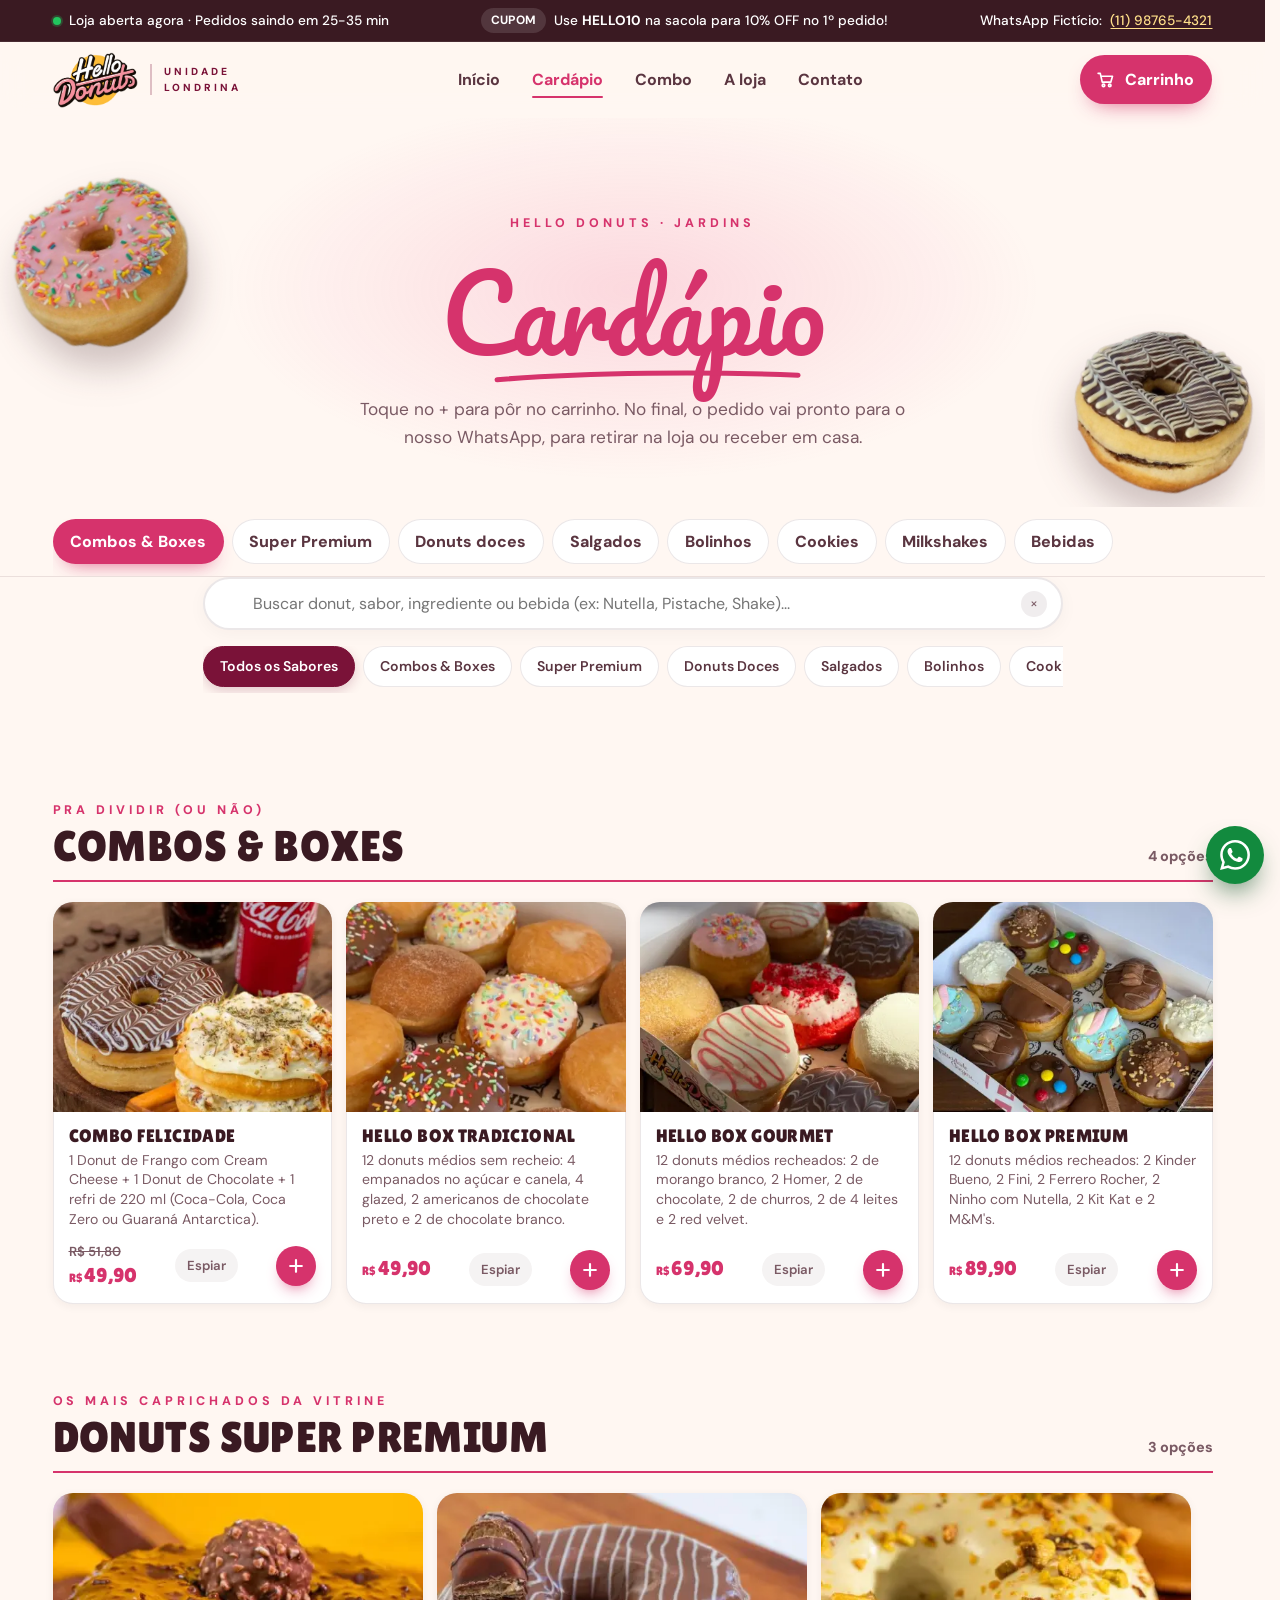
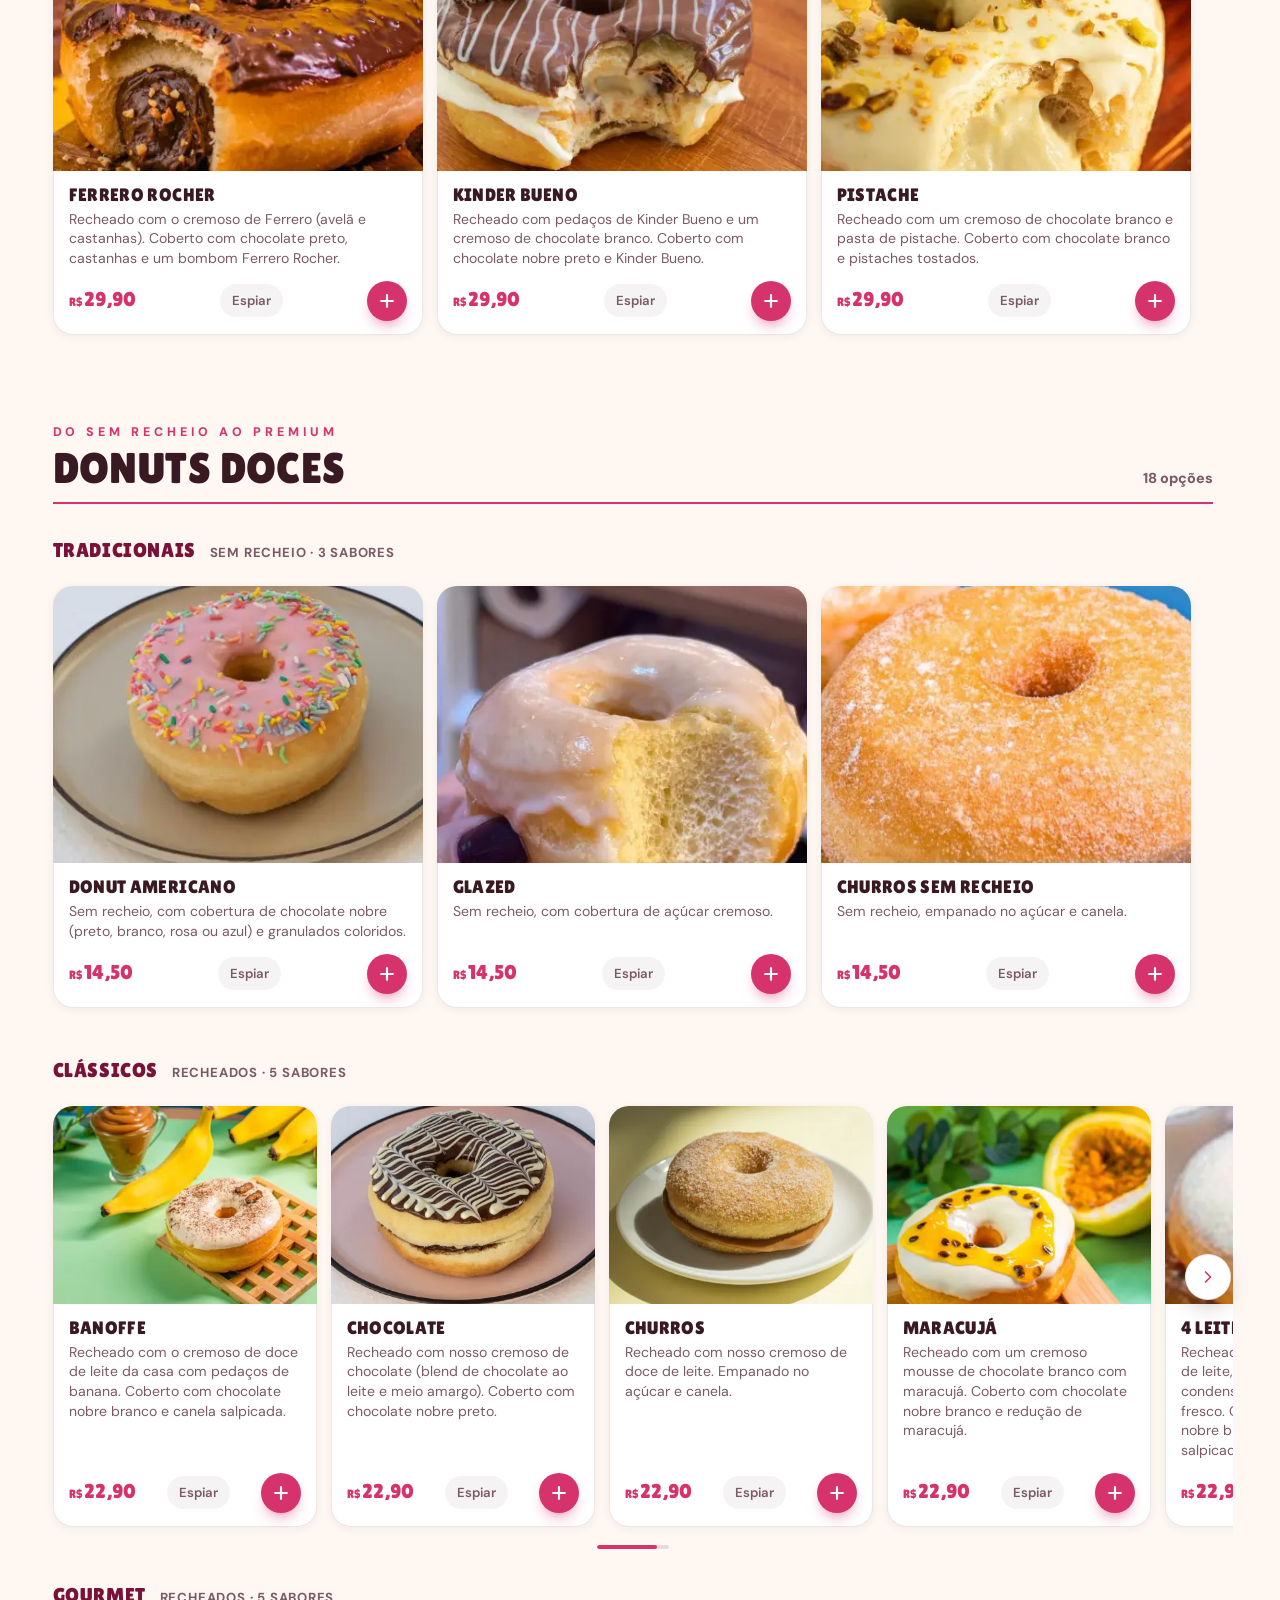
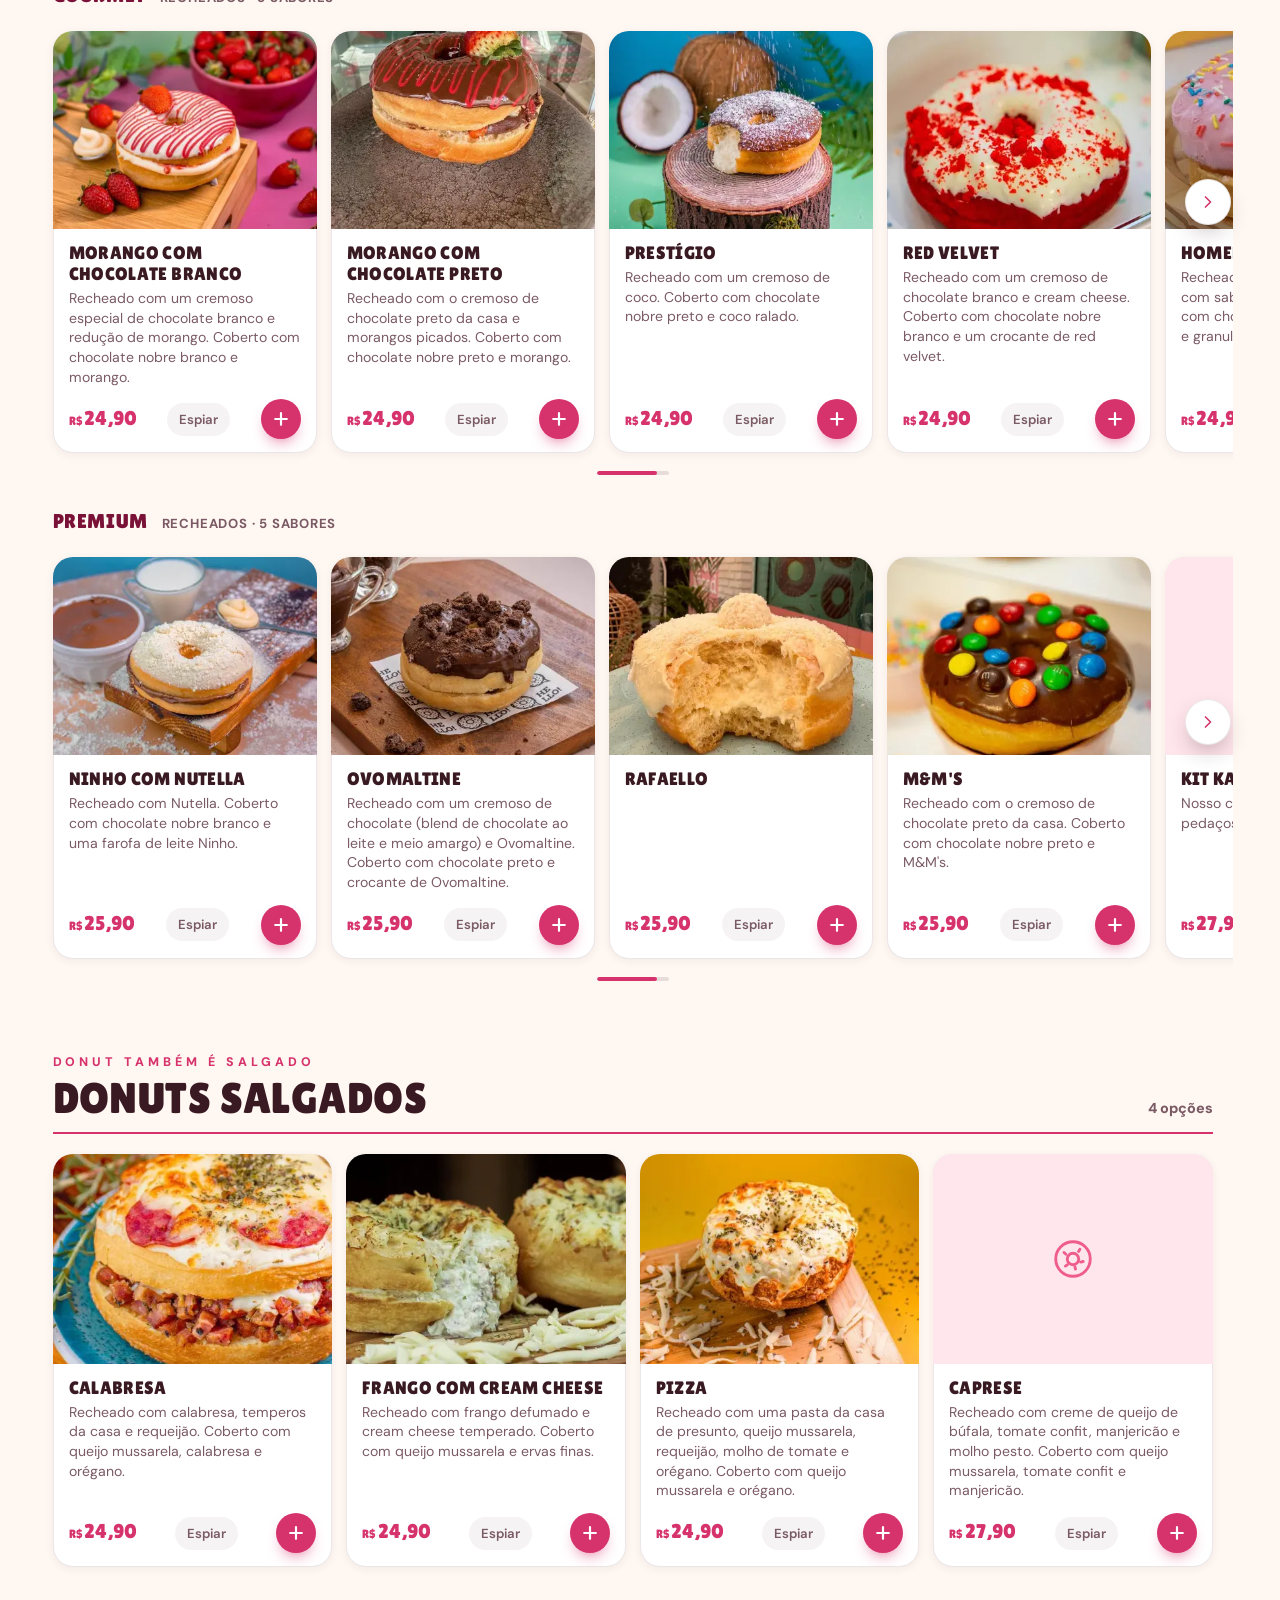
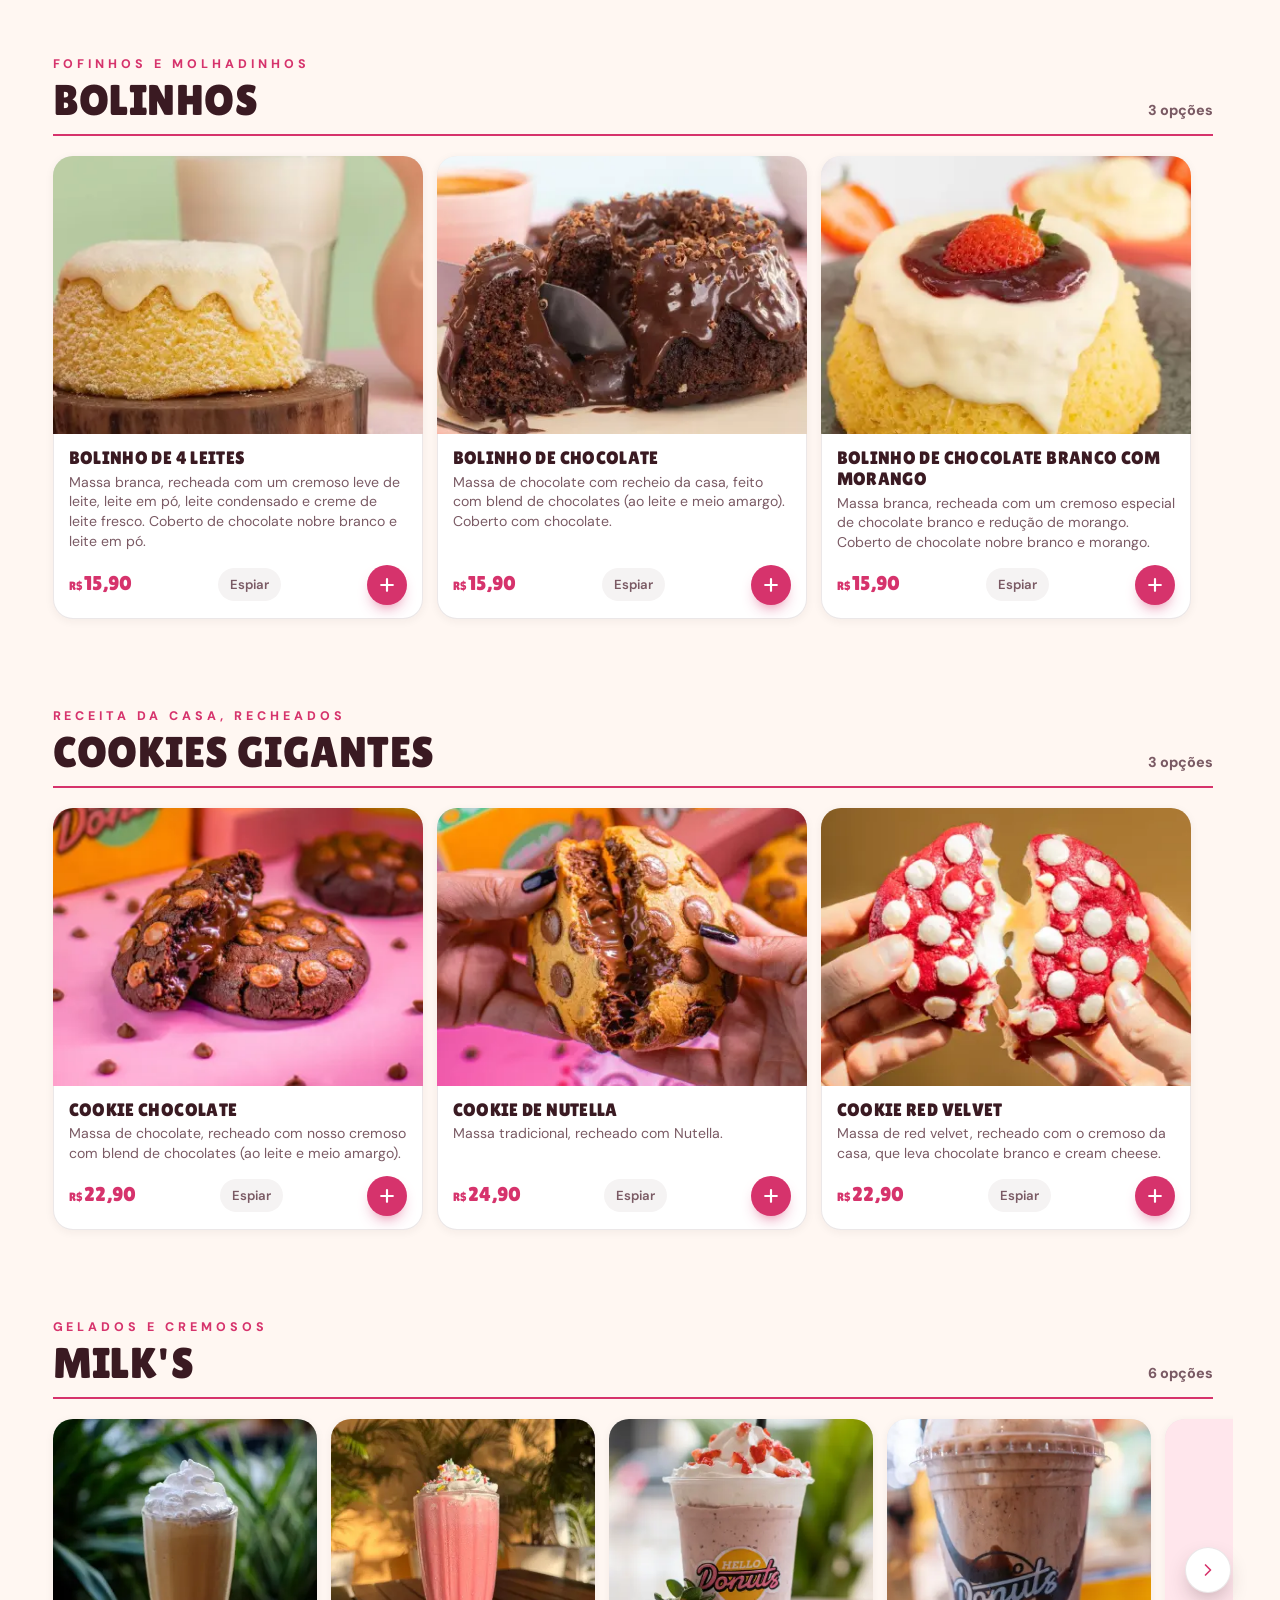
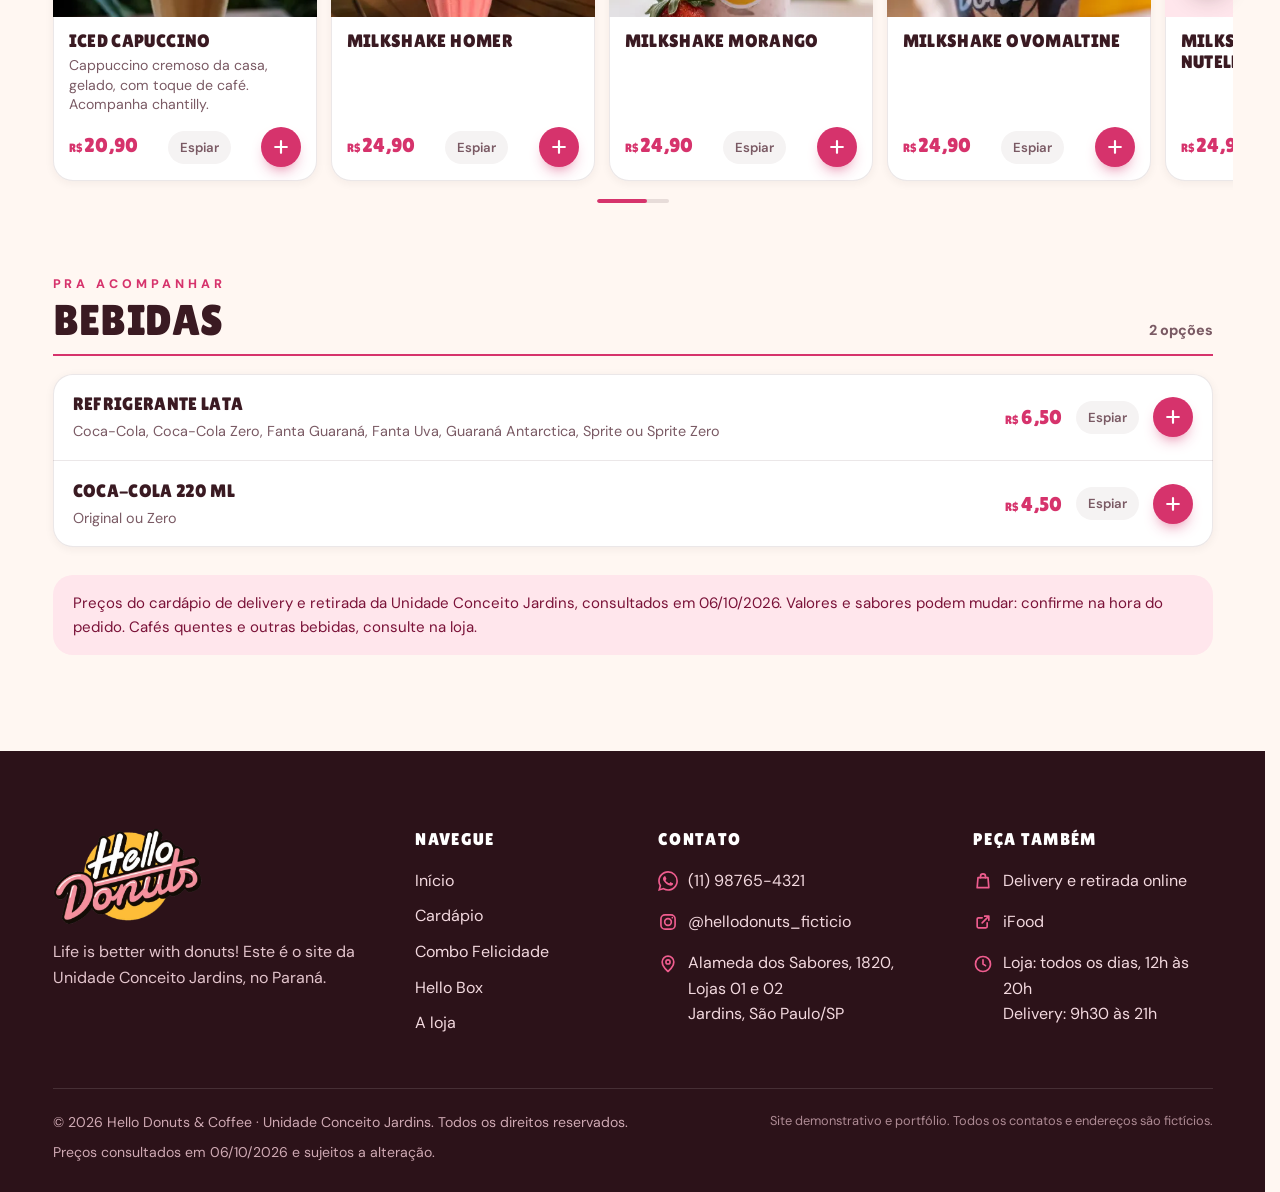
<file: cardapio.html>
﻿<!doctype html>
<html lang="pt-BR">
<head>
  <meta charset="utf-8">
  <meta name="viewport" content="width=device-width, initial-scale=1">
  <title>Cardápio | Hello Donuts &amp; Coffee</title>
  <meta name="description" content="Cardápio da Hello Donuts &amp; Coffee: donuts doces e salgados, Hello Box com 12 donuts, bolinhos, cookies gigantes e milkshakes. Peça pelo WhatsApp.">
  <!-- Prévia: sem indexação até a loja aprovar. Tirar esta linha na publicação oficial. -->
  <meta name="robots" content="noindex, nofollow">
  <meta name="theme-color" content="#d6336c">
  <meta property="og:type" content="website">
  <meta property="og:locale" content="pt_BR">
  <meta property="og:title" content="Cardápio | Hello Donuts &amp; Coffee">
  <meta property="og:description" content="Cardápio da Hello Donuts &amp; Coffee: donuts doces e salgados, Hello Box com 12 donuts, bolinhos, cookies gigantes e milkshakes. Peça pelo WhatsApp.">
  <meta property="og:image" content="assets/img/og.jpg">
  <meta name="twitter:card" content="summary_large_image">
  <link rel="icon" href="favicon.svg" type="image/svg+xml">
  <link rel="apple-touch-icon" href="apple-touch-icon.png">
  <link rel="preconnect" href="https://fonts.googleapis.com">
  <link rel="preconnect" href="https://fonts.gstatic.com" crossorigin>
  <link href="https://fonts.googleapis.com/css2?family=DM+Sans:opsz,wght@9..40,400..800&family=Lilita+One&family=Pacifico&display=swap" rel="stylesheet">
  <link rel="stylesheet" href="assets/css/style.css?v=4">
  <script>document.documentElement.classList.add('js');</script>
  <noscript><style>.header--auto{transform:none}.intro{display:none}.fab--auto{opacity:1;visibility:visible;transform:none}.order-btn{display:none}</style></noscript>
  <script type="application/ld+json">{"@context":"https://schema.org","@type":"Bakery","name":"Hello Donuts & Coffee","description":"Unidade Conceito Jardins da Hello Donuts & Coffee: donuts, milkshakes, cookies e cafés.","telephone":"+55 11 98765-4321","address":{"@type":"PostalAddress","streetAddress":"Alameda dos Sabores, 1820, Lojas 01 e 02","addressLocality":"São Paulo","addressRegion":"SP","postalCode":"01410-000","addressCountry":"BR"},"openingHoursSpecification":[{"@type":"OpeningHoursSpecification","dayOfWeek":["Monday","Tuesday","Wednesday","Thursday","Friday","Saturday","Sunday"],"opens":"12:00","closes":"20:00"}],"servesCuisine":["Donuts","Cafeteria"],"priceRange":"$$","sameAs":["https://www.instagram.com/hellodonuts_ficticio/"]}</script>
</head>
<body>
  <svg width="0" height="0" style="position:absolute" aria-hidden="true">
    <symbol id="i-arrow" viewBox="0 0 24 24"><path d="M5 12h14M13 6l6 6-6 6"/></symbol>
    <symbol id="i-down" viewBox="0 0 24 24"><path d="m6 9 6 6 6-6"/></symbol>
    <symbol id="i-prev" viewBox="0 0 24 24"><path d="m15 6-6 6 6 6"/></symbol>
    <symbol id="i-next" viewBox="0 0 24 24"><path d="m9 6 6 6-6 6"/></symbol>
    <symbol id="i-check" viewBox="0 0 24 24"><path d="m5 12.5 4.5 4.5L19 7.5"/></symbol>
    <symbol id="i-plus" viewBox="0 0 24 24"><path d="M12 5v14M5 12h14"/></symbol>
    <symbol id="i-minus" viewBox="0 0 24 24"><path d="M5 12h14"/></symbol>
    <symbol id="i-x" viewBox="0 0 24 24"><path d="m6 6 12 12M18 6 6 18"/></symbol>
    <symbol id="i-trash" viewBox="0 0 24 24"><path d="M4.5 7h15M10 7V4.5h4V7M6.5 7l.8 12.5h9.4L17.500 7M10 11v5M14 11v5"/></symbol>
    <symbol id="i-cart" viewBox="0 0 24 24"><path d="M2.5 4h2.600l2.400 10.600h10.200L19.800 7.500H6"/><circle cx="9" cy="18.500" r="1.500"/><circle cx="16.500" cy="18.500" r="1.500"/></symbol>
    <symbol id="i-pin" viewBox="0 0 24 24"><path d="M12 21s7-6.1 7-11.5a7 7 0 0 0-14 0C5 14.9 12 21 12 21Z"/><circle cx="12" cy="9.5" r="2.5"/></symbol>
    <symbol id="i-clock" viewBox="0 0 24 24"><circle cx="12" cy="12" r="9"/><path d="M12 7v5l3 2"/></symbol>
    <symbol id="i-insta" viewBox="0 0 24 24"><rect x="3.5" y="3.5" width="17" height="17" rx="5"/><circle cx="12" cy="12" r="4"/><path d="M17.2 6.8h.01"/></symbol>
    <symbol id="i-bag" viewBox="0 0 24 24"><path d="M6 8h12l1 12H5L6 8Z"/><path d="M9 8V6.5a3 3 0 0 1 6 0V8"/></symbol>
    <symbol id="i-ext" viewBox="0 0 24 24"><path d="M14 5h5v5M19 5l-8 8M11 7H6.500A1.500 1.500 0 0 0 5 8.500v9A1.500 1.500 0 0 0 6.500 19h9a1.500 1.500 0 0 0 1.500-1.500V13"/></symbol>
    <symbol id="i-donut" viewBox="0 0 24 24"><circle cx="12" cy="12" r="9"/><circle cx="12" cy="12" r="3"/><path d="m7.300 8.600 1 .900M15.600 6.900l-.700 1.200M17.300 13.300l-1.300.300M8 15.700l1.100-.700M13.300 17.300l-.300-1.200"/></symbol>
    <symbol id="i-star" viewBox="0 0 24 24"><path d="m12 3.500 2.500 5.200 5.700.800-4.100 4 1 5.700-5.100-2.700-5.100 2.700 1-5.700-4.100-4 5.700-.800Z"/></symbol>
    <symbol id="i-camera" viewBox="0 0 24 24"><path d="M4 8.500A1.500 1.500 0 0 1 5.500 7h2l1.400-2h6.200l1.400 2h2A1.500 1.500 0 0 1 20 8.500v9a1.500 1.500 0 0 1-1.500 1.500h-13A1.500 1.500 0 0 1 4 17.500Z"/><circle cx="12" cy="13" r="3.300"/></symbol>
    <symbol id="i-whats" viewBox="0 0 24 24"><path d="M17.472 14.382c-.297-.149-1.758-.867-2.030-.967-.273-.099-.471-.148-.670.150-.197.297-.767.966-.940 1.164-.173.199-.347.223-.644.075-.297-.150-1.255-.463-2.390-1.475-.883-.788-1.480-1.761-1.653-2.059-.173-.297-.018-.458.130-.606.134-.133.298-.347.446-.520.149-.174.198-.298.298-.497.099-.198.050-.371-.025-.520-.075-.149-.669-1.612-.916-2.207-.242-.579-.487-.500-.669-.510-.173-.008-.371-.010-.570-.010-.198 0-.520.074-.792.372-.272.297-1.040 1.016-1.040 2.479 0 1.462 1.065 2.875 1.213 3.074.149.198 2.096 3.200 5.077 4.487.709.306 1.262.489 1.694.625.712.227 1.360.195 1.871.118.571-.085 1.758-.719 2.006-1.413.248-.694.248-1.289.173-1.413-.074-.124-.272-.198-.570-.347m-5.421 7.403h-.004a9.870 9.870 0 0 1-5.031-1.378l-.361-.214-3.741.982.998-3.648-.235-.374a9.860 9.860 0 0 1-1.510-5.260c.001-5.450 4.436-9.884 9.888-9.884 2.640 0 5.122 1.030 6.988 2.898a9.825 9.825 0 0 1 2.893 6.994c-.003 5.450-4.437 9.884-9.885 9.884m8.413-18.297A11.815 11.815 0 0 0 12.050 0C5.495 0 .160 5.335.157 11.892c0 2.096.547 4.142 1.588 5.945L.057 24l6.305-1.654a11.882 11.882 0 0 0 5.683 1.448h.005c6.554 0 11.890-5.335 11.893-11.893a11.821 11.821 0 0 0-3.480-8.413Z"/></symbol>
  </svg>

  <!-- Barra de Anúncios e Status Superior (Topbar) -->
  <aside class="topbar" aria-label="Avisos da loja">
    <div class="container topbar__inner">
      <div class="topbar__item status-indicator">
        <span class="status-dot"></span>
        <span class="status-txt">Loja aberta agora · Pedidos saindo em 25-35 min</span>
      </div>
      <div class="topbar__item">
        <span class="topbar__badge">CUPOM</span>
        <span>Use <strong>HELLO10</strong> na sacola para 10% OFF no 1º pedido!</span>
      </div>
      <div class="topbar__item">
        <span>WhatsApp Fictício:</span>
        <a class="topbar__link" href="https://wa.me/5511987654321" target="_blank" rel="noopener">(11) 98765-4321</a>
      </div>
    </div>
  </aside>

  <header class="header">
    <div class="container header__inner">
      <a href="index.html" class="brand" aria-label="Hello Donuts Jardins, início">
        <img src="assets/img/logo.webp" width="485" height="318" alt="Hello Donuts">
        <span class="brand__unit">Unidade<br>Londrina</span>
      </a>

      <nav class="nav" id="nav" aria-label="Principal">
        <a href="index.html" class="nav__link">Início</a>
        <a href="cardapio.html" class="nav__link is-active" aria-current="page">Cardápio</a>
        <a href="index.html#combo" class="nav__link">Combo</a>
        <a href="index.html#loja" class="nav__link">A loja</a>
        <a href="#contato" class="nav__link">Contato</a>
      </nav>

      <div class="header__actions">
        <button class="order-btn" type="button" data-cart-open aria-haspopup="dialog">
          <svg class="i " aria-hidden="true"><use href="#i-cart"/></svg>
          <span class="order-btn__txt">Carrinho</span>
          <span class="order-btn__n" hidden>0</span>
        </button>
        <button class="menu-toggle" type="button" aria-label="Abrir menu" aria-expanded="false" aria-controls="nav"><span></span><span></span></button>
      </div>
    </div>
  </header>

  <main>
    <section class="page-hero">
      <img class="page-hero__donut page-hero__donut--a" src="assets/img/cut/americano.webp" width="427" height="399" alt="" decoding="async">
      <img class="page-hero__donut page-hero__donut--b" src="assets/img/cut/chocolate.webp" width="475" height="430" alt="" decoding="async">
      <div class="container">
        <span class="kicker">Hello Donuts · Jardins</span>
        <h1>Cardápio<svg viewBox="0 0 100 8" preserveAspectRatio="none" aria-hidden="true"><path d="M1 6.500C30 1.500 70 1 99 3.500"/></svg></h1>
        <p class="lead">Toque no + para pôr no carrinho. No final, o pedido vai pronto para o nosso WhatsApp, para retirar na loja ou receber em casa.</p>
      </div>
    </section>

    <div class="menu-bar">
      <div class="container">
        <nav class="tabs" id="tabs" aria-label="Categorias do cardápio">
          <a class="tab is-active" href="#combos">Combos &amp; Boxes</a>
          <a class="tab" href="#super-premium">Super Premium</a>
          <a class="tab" href="#doces">Donuts doces</a>
          <a class="tab" href="#salgados">Salgados</a>
          <a class="tab" href="#bolinhos">Bolinhos</a>
          <a class="tab" href="#cookies">Cookies</a>
          <a class="tab" href="#shakes">Milkshakes</a>
          <a class="tab" href="#bebidas">Bebidas</a>
        </nav>
      </div>
    </div>

    <div class="container menu">

    <div class="menu-controls">
      <div class="menu-search">
        <svg class="i menu-search__icon" aria-hidden="true"><use href="#i-search"/></svg>
        <input type="search" class="menu-search__input" id="menu-search" placeholder="Buscar donut, sabor, ingrediente ou bebida (ex: Nutella, Pistache, Shake)..." autocomplete="off">
        <button class="menu-search__clear" id="menu-search-clear" type="button" aria-label="Limpar busca" hidden>×</button>
      </div>
      <div class="filter-chips" role="tablist" aria-label="Filtrar por categoria">
        <button class="chip-btn is-active" type="button" data-filter="all">Todos os Sabores</button>
        <button class="chip-btn" type="button" data-filter="combos">Combos &amp; Boxes</button>
        <button class="chip-btn" type="button" data-filter="super-premium">Super Premium</button>
        <button class="chip-btn" type="button" data-filter="doces">Donuts Doces</button>
        <button class="chip-btn" type="button" data-filter="salgados">Salgados</button>
        <button class="chip-btn" type="button" data-filter="bolinhos">Bolinhos</button>
        <button class="chip-btn" type="button" data-filter="cookies">Cookies</button>
        <button class="chip-btn" type="button" data-filter="shakes">Milkshakes</button>
        <button class="chip-btn" type="button" data-filter="bebidas">Cafés &amp; Bebidas</button>
      </div>
    </div>

      <p class="swipe-hint">Arraste para o lado para ver todos os sabores <svg class="i " aria-hidden="true"><use href="#i-arrow"/></svg></p>
      <section class="menu-section" id="combos">
        <header class="menu-section__head">
          <div><span class="kicker">Pra dividir (ou não)</span><h2>Combos &amp; Boxes</h2></div>
          <span class="count">4 opções</span>
        </header>
        <div class="rail-wrap">
          <div class="rail" tabindex="0" role="group" aria-label="Combos &amp; Boxes">
          <article class="card">
            <div class="card__media"><img src="assets/img/menu/combo-felicidade.webp" width="400" height="400" alt="Combo Felicidade" loading="lazy" decoding="async"></div>
            <div class="card__body">
              <h3 class="card__name">Combo Felicidade</h3>
              <p class="card__desc">1 Donut de Frango com Cream Cheese + 1 Donut de Chocolate + 1 refri de 220 ml (Coca-Cola, Coca Zero ou Guaraná Antarctica).</p>
              <div class="card__foot">
                <span><s>R$ 51,80</s><span class="price"><small>R$</small>49,90</span></span>
                <button class="card__quick-btn" type="button" data-quick-view="combo-felicidade" aria-label="Ver detalhes de combo-felicidade">Espiar</button>
                <a class="add-btn" href="https://wa.me/5511987654321?text=Ol%C3%A1!%20Vi%20o%20site%20da%20Hello%20Donuts%20Jardins%20e%20quero%20pedir%3A%20Combo%20Felicidade" target="_blank" rel="noopener" data-add="combo-felicidade" aria-label="Adicionar Combo Felicidade ao carrinho"><svg class="i " aria-hidden="true"><use href="#i-plus"/></svg><span class="add-n" aria-hidden="true"></span></a>
              </div>
            </div>
          </article>
          <article class="card">
            <div class="card__media"><img src="assets/img/menu/box-tradicional.webp" width="400" height="400" alt="Hello Box Tradicional" loading="lazy" decoding="async"></div>
            <div class="card__body">
              <h3 class="card__name">Hello Box Tradicional</h3>
              <p class="card__desc">12 donuts médios sem recheio: 4 empanados no açúcar e canela, 4 glazed, 2 americanos de chocolate preto e 2 de chocolate branco.</p>
              <div class="card__foot">
                <span><span class="price"><small>R$</small>49,90</span></span>
                <button class="card__quick-btn" type="button" data-quick-view="hello-box-tradicional" aria-label="Ver detalhes de hello-box-tradicional">Espiar</button>
                <a class="add-btn" href="https://wa.me/5511987654321?text=Ol%C3%A1!%20Vi%20o%20site%20da%20Hello%20Donuts%20Jardins%20e%20quero%20pedir%3A%20Hello%20Box%20Tradicional" target="_blank" rel="noopener" data-add="hello-box-tradicional" aria-label="Adicionar Hello Box Tradicional ao carrinho"><svg class="i " aria-hidden="true"><use href="#i-plus"/></svg><span class="add-n" aria-hidden="true"></span></a>
              </div>
            </div>
          </article>
          <article class="card">
            <div class="card__media"><img src="assets/img/menu/box-gourmet.webp" width="400" height="400" alt="Hello Box Gourmet" loading="lazy" decoding="async"></div>
            <div class="card__body">
              <h3 class="card__name">Hello Box Gourmet</h3>
              <p class="card__desc">12 donuts médios recheados: 2 de morango branco, 2 Homer, 2 de chocolate, 2 de churros, 2 de 4 leites e 2 red velvet.</p>
              <div class="card__foot">
                <span><span class="price"><small>R$</small>69,90</span></span>
                <button class="card__quick-btn" type="button" data-quick-view="hello-box-gourmet" aria-label="Ver detalhes de hello-box-gourmet">Espiar</button>
                <a class="add-btn" href="https://wa.me/5511987654321?text=Ol%C3%A1!%20Vi%20o%20site%20da%20Hello%20Donuts%20Jardins%20e%20quero%20pedir%3A%20Hello%20Box%20Gourmet" target="_blank" rel="noopener" data-add="hello-box-gourmet" aria-label="Adicionar Hello Box Gourmet ao carrinho"><svg class="i " aria-hidden="true"><use href="#i-plus"/></svg><span class="add-n" aria-hidden="true"></span></a>
              </div>
            </div>
          </article>
          <article class="card">
            <div class="card__media"><img src="assets/img/menu/box-premium.webp" width="400" height="400" alt="Hello Box Premium" loading="lazy" decoding="async"></div>
            <div class="card__body">
              <h3 class="card__name">Hello Box Premium</h3>
              <p class="card__desc">12 donuts médios recheados: 2 Kinder Bueno, 2 Fini, 2 Ferrero Rocher, 2 Ninho com Nutella, 2 Kit Kat e 2 M&amp;M's.</p>
              <div class="card__foot">
                <span><span class="price"><small>R$</small>89,90</span></span>
                <button class="card__quick-btn" type="button" data-quick-view="hello-box-premium" aria-label="Ver detalhes de hello-box-premium">Espiar</button>
                <a class="add-btn" href="https://wa.me/5511987654321?text=Ol%C3%A1!%20Vi%20o%20site%20da%20Hello%20Donuts%20Jardins%20e%20quero%20pedir%3A%20Hello%20Box%20Premium" target="_blank" rel="noopener" data-add="hello-box-premium" aria-label="Adicionar Hello Box Premium ao carrinho"><svg class="i " aria-hidden="true"><use href="#i-plus"/></svg><span class="add-n" aria-hidden="true"></span></a>
              </div>
            </div>
          </article>
          </div>
          <button class="rail-btn rail-btn--prev" type="button" aria-label="Ver anteriores" hidden><svg class="i " aria-hidden="true"><use href="#i-prev"/></svg></button>
          <button class="rail-btn rail-btn--next" type="button" aria-label="Ver próximos" hidden><svg class="i " aria-hidden="true"><use href="#i-next"/></svg></button>
          <div class="rail-bar" aria-hidden="true" hidden><span></span></div>
        </div>
      </section>

      <section class="menu-section" id="super-premium">
        <header class="menu-section__head">
          <div><span class="kicker">Os mais caprichados da vitrine</span><h2>Donuts Super Premium</h2></div>
          <span class="count">3 opções</span>
        </header>
        <div class="rail-wrap">
          <div class="rail" tabindex="0" role="group" aria-label="Donuts Super Premium">
          <article class="card">
            <div class="card__media"><img src="assets/img/menu/ferrero-rocher.webp" width="400" height="400" alt="Ferrero Rocher" loading="lazy" decoding="async"></div>
            <div class="card__body">
              <h3 class="card__name">Ferrero Rocher</h3>
              <p class="card__desc">Recheado com o cremoso de Ferrero (avelã e castanhas). Coberto com chocolate preto, castanhas e um bombom Ferrero Rocher.</p>
              <div class="card__foot">
                <span><span class="price"><small>R$</small>29,90</span></span>
                <button class="card__quick-btn" type="button" data-quick-view="ferrero-rocher" aria-label="Ver detalhes de ferrero-rocher">Espiar</button>
                <a class="add-btn" href="https://wa.me/5511987654321?text=Ol%C3%A1!%20Vi%20o%20site%20da%20Hello%20Donuts%20Jardins%20e%20quero%20pedir%3A%20Donut%20Ferrero%20Rocher" target="_blank" rel="noopener" data-add="ferrero-rocher" aria-label="Adicionar Donut Ferrero Rocher ao carrinho"><svg class="i " aria-hidden="true"><use href="#i-plus"/></svg><span class="add-n" aria-hidden="true"></span></a>
              </div>
            </div>
          </article>
          <article class="card">
            <div class="card__media"><img src="assets/img/menu/kinder-bueno.webp" width="400" height="400" alt="Kinder Bueno" loading="lazy" decoding="async"></div>
            <div class="card__body">
              <h3 class="card__name">Kinder Bueno</h3>
              <p class="card__desc">Recheado com pedaços de Kinder Bueno e um cremoso de chocolate branco. Coberto com chocolate nobre preto e Kinder Bueno.</p>
              <div class="card__foot">
                <span><span class="price"><small>R$</small>29,90</span></span>
                <button class="card__quick-btn" type="button" data-quick-view="kinder-bueno" aria-label="Ver detalhes de kinder-bueno">Espiar</button>
                <a class="add-btn" href="https://wa.me/5511987654321?text=Ol%C3%A1!%20Vi%20o%20site%20da%20Hello%20Donuts%20Jardins%20e%20quero%20pedir%3A%20Donut%20Kinder%20Bueno" target="_blank" rel="noopener" data-add="kinder-bueno" aria-label="Adicionar Donut Kinder Bueno ao carrinho"><svg class="i " aria-hidden="true"><use href="#i-plus"/></svg><span class="add-n" aria-hidden="true"></span></a>
              </div>
            </div>
          </article>
          <article class="card">
            <div class="card__media"><img src="assets/img/menu/pistache.webp" width="400" height="400" alt="Pistache" loading="lazy" decoding="async"></div>
            <div class="card__body">
              <h3 class="card__name">Pistache</h3>
              <p class="card__desc">Recheado com um cremoso de chocolate branco e pasta de pistache. Coberto com chocolate branco e pistaches tostados.</p>
              <div class="card__foot">
                <span><span class="price"><small>R$</small>29,90</span></span>
                <button class="card__quick-btn" type="button" data-quick-view="pistache" aria-label="Ver detalhes de pistache">Espiar</button>
                <a class="add-btn" href="https://wa.me/5511987654321?text=Ol%C3%A1!%20Vi%20o%20site%20da%20Hello%20Donuts%20Jardins%20e%20quero%20pedir%3A%20Donut%20Pistache" target="_blank" rel="noopener" data-add="pistache" aria-label="Adicionar Donut Pistache ao carrinho"><svg class="i " aria-hidden="true"><use href="#i-plus"/></svg><span class="add-n" aria-hidden="true"></span></a>
              </div>
            </div>
          </article>
          </div>
          <button class="rail-btn rail-btn--prev" type="button" aria-label="Ver anteriores" hidden><svg class="i " aria-hidden="true"><use href="#i-prev"/></svg></button>
          <button class="rail-btn rail-btn--next" type="button" aria-label="Ver próximos" hidden><svg class="i " aria-hidden="true"><use href="#i-next"/></svg></button>
          <div class="rail-bar" aria-hidden="true" hidden><span></span></div>
        </div>
      </section>

      <section class="menu-section" id="doces">
        <header class="menu-section__head">
          <div><span class="kicker">Do sem recheio ao premium</span><h2>Donuts doces</h2></div>
          <span class="count">18 opções</span>
        </header>
        <h3 class="menu-sub">Tradicionais <small>sem recheio · 3 sabores</small></h3>
        <div class="rail-wrap">
          <div class="rail" tabindex="0" role="group" aria-label="Donuts doces: Tradicionais">
          <article class="card">
            <div class="card__media"><img src="assets/img/menu/americano.webp" width="400" height="400" alt="Donut Americano" loading="lazy" decoding="async"></div>
            <div class="card__body">
              <h3 class="card__name">Donut Americano</h3>
              <p class="card__desc">Sem recheio, com cobertura de chocolate nobre (preto, branco, rosa ou azul) e granulados coloridos.</p>
              <div class="card__foot">
                <span><span class="price"><small>R$</small>14,50</span></span>
                <button class="card__quick-btn" type="button" data-quick-view="donut-americano" aria-label="Ver detalhes de donut-americano">Espiar</button>
                <a class="add-btn" href="https://wa.me/5511987654321?text=Ol%C3%A1!%20Vi%20o%20site%20da%20Hello%20Donuts%20Jardins%20e%20quero%20pedir%3A%20Donut%20Americano" target="_blank" rel="noopener" data-add="donut-americano" aria-label="Adicionar Donut Americano ao carrinho"><svg class="i " aria-hidden="true"><use href="#i-plus"/></svg><span class="add-n" aria-hidden="true"></span></a>
              </div>
            </div>
          </article>
          <article class="card">
            <div class="card__media"><img src="assets/img/menu/glazed.webp" width="400" height="400" alt="Glazed" loading="lazy" decoding="async"></div>
            <div class="card__body">
              <h3 class="card__name">Glazed</h3>
              <p class="card__desc">Sem recheio, com cobertura de açúcar cremoso.</p>
              <div class="card__foot">
                <span><span class="price"><small>R$</small>14,50</span></span>
                <button class="card__quick-btn" type="button" data-quick-view="glazed" aria-label="Ver detalhes de glazed">Espiar</button>
                <a class="add-btn" href="https://wa.me/5511987654321?text=Ol%C3%A1!%20Vi%20o%20site%20da%20Hello%20Donuts%20Jardins%20e%20quero%20pedir%3A%20Donut%20Glazed" target="_blank" rel="noopener" data-add="glazed" aria-label="Adicionar Donut Glazed ao carrinho"><svg class="i " aria-hidden="true"><use href="#i-plus"/></svg><span class="add-n" aria-hidden="true"></span></a>
              </div>
            </div>
          </article>
          <article class="card">
            <div class="card__media"><img src="assets/img/menu/churros-sem-recheio.webp" width="400" height="400" alt="Churros sem recheio" loading="lazy" decoding="async"></div>
            <div class="card__body">
              <h3 class="card__name">Churros sem recheio</h3>
              <p class="card__desc">Sem recheio, empanado no açúcar e canela.</p>
              <div class="card__foot">
                <span><span class="price"><small>R$</small>14,50</span></span>
                <button class="card__quick-btn" type="button" data-quick-view="churros-sem-recheio" aria-label="Ver detalhes de churros-sem-recheio">Espiar</button>
                <a class="add-btn" href="https://wa.me/5511987654321?text=Ol%C3%A1!%20Vi%20o%20site%20da%20Hello%20Donuts%20Jardins%20e%20quero%20pedir%3A%20Donut%20Churros%20sem%20recheio" target="_blank" rel="noopener" data-add="churros-sem-recheio" aria-label="Adicionar Donut Churros sem recheio ao carrinho"><svg class="i " aria-hidden="true"><use href="#i-plus"/></svg><span class="add-n" aria-hidden="true"></span></a>
              </div>
            </div>
          </article>
          </div>
          <button class="rail-btn rail-btn--prev" type="button" aria-label="Ver anteriores" hidden><svg class="i " aria-hidden="true"><use href="#i-prev"/></svg></button>
          <button class="rail-btn rail-btn--next" type="button" aria-label="Ver próximos" hidden><svg class="i " aria-hidden="true"><use href="#i-next"/></svg></button>
          <div class="rail-bar" aria-hidden="true" hidden><span></span></div>
        </div>
        <h3 class="menu-sub">Clássicos <small>recheados · 5 sabores</small></h3>
        <div class="rail-wrap">
          <div class="rail" tabindex="0" role="group" aria-label="Donuts doces: Clássicos">
          <article class="card">
            <div class="card__media"><img src="assets/img/menu/banoffe.webp" width="400" height="400" alt="Banoffe" loading="lazy" decoding="async"></div>
            <div class="card__body">
              <h3 class="card__name">Banoffe</h3>
              <p class="card__desc">Recheado com o cremoso de doce de leite da casa com pedaços de banana. Coberto com chocolate nobre branco e canela salpicada.</p>
              <div class="card__foot">
                <span><span class="price"><small>R$</small>22,90</span></span>
                <button class="card__quick-btn" type="button" data-quick-view="banoffe" aria-label="Ver detalhes de banoffe">Espiar</button>
                <a class="add-btn" href="https://wa.me/5511987654321?text=Ol%C3%A1!%20Vi%20o%20site%20da%20Hello%20Donuts%20Jardins%20e%20quero%20pedir%3A%20Donut%20Banoffe" target="_blank" rel="noopener" data-add="banoffe" aria-label="Adicionar Donut Banoffe ao carrinho"><svg class="i " aria-hidden="true"><use href="#i-plus"/></svg><span class="add-n" aria-hidden="true"></span></a>
              </div>
            </div>
          </article>
          <article class="card">
            <div class="card__media"><img src="assets/img/menu/chocolate.webp" width="400" height="400" alt="Chocolate" loading="lazy" decoding="async"></div>
            <div class="card__body">
              <h3 class="card__name">Chocolate</h3>
              <p class="card__desc">Recheado com nosso cremoso de chocolate (blend de chocolate ao leite e meio amargo). Coberto com chocolate nobre preto.</p>
              <div class="card__foot">
                <span><span class="price"><small>R$</small>22,90</span></span>
                <button class="card__quick-btn" type="button" data-quick-view="chocolate" aria-label="Ver detalhes de chocolate">Espiar</button>
                <a class="add-btn" href="https://wa.me/5511987654321?text=Ol%C3%A1!%20Vi%20o%20site%20da%20Hello%20Donuts%20Jardins%20e%20quero%20pedir%3A%20Donut%20Chocolate" target="_blank" rel="noopener" data-add="chocolate" aria-label="Adicionar Donut Chocolate ao carrinho"><svg class="i " aria-hidden="true"><use href="#i-plus"/></svg><span class="add-n" aria-hidden="true"></span></a>
              </div>
            </div>
          </article>
          <article class="card">
            <div class="card__media"><img src="assets/img/menu/churros.webp" width="400" height="400" alt="Churros" loading="lazy" decoding="async"></div>
            <div class="card__body">
              <h3 class="card__name">Churros</h3>
              <p class="card__desc">Recheado com nosso cremoso de doce de leite. Empanado no açúcar e canela.</p>
              <div class="card__foot">
                <span><span class="price"><small>R$</small>22,90</span></span>
                <button class="card__quick-btn" type="button" data-quick-view="churros" aria-label="Ver detalhes de churros">Espiar</button>
                <a class="add-btn" href="https://wa.me/5511987654321?text=Ol%C3%A1!%20Vi%20o%20site%20da%20Hello%20Donuts%20Jardins%20e%20quero%20pedir%3A%20Donut%20Churros" target="_blank" rel="noopener" data-add="churros" aria-label="Adicionar Donut Churros ao carrinho"><svg class="i " aria-hidden="true"><use href="#i-plus"/></svg><span class="add-n" aria-hidden="true"></span></a>
              </div>
            </div>
          </article>
          <article class="card">
            <div class="card__media"><img src="assets/img/menu/maracuja.webp" width="400" height="400" alt="Maracujá" loading="lazy" decoding="async"></div>
            <div class="card__body">
              <h3 class="card__name">Maracujá</h3>
              <p class="card__desc">Recheado com um cremoso mousse de chocolate branco com maracujá. Coberto com chocolate nobre branco e redução de maracujá.</p>
              <div class="card__foot">
                <span><span class="price"><small>R$</small>22,90</span></span>
                <button class="card__quick-btn" type="button" data-quick-view="maracuja" aria-label="Ver detalhes de maracuja">Espiar</button>
                <a class="add-btn" href="https://wa.me/5511987654321?text=Ol%C3%A1!%20Vi%20o%20site%20da%20Hello%20Donuts%20Jardins%20e%20quero%20pedir%3A%20Donut%20Maracuj%C3%A1" target="_blank" rel="noopener" data-add="maracuja" aria-label="Adicionar Donut Maracujá ao carrinho"><svg class="i " aria-hidden="true"><use href="#i-plus"/></svg><span class="add-n" aria-hidden="true"></span></a>
              </div>
            </div>
          </article>
          <article class="card">
            <div class="card__media"><img src="assets/img/menu/quatro-leites.webp" width="400" height="400" alt="4 Leites" loading="lazy" decoding="async"></div>
            <div class="card__body">
              <h3 class="card__name">4 Leites</h3>
              <p class="card__desc">Recheado com um cremoso leve de leite, leite em pó, leite condensado e creme de leite fresco. Coberto com chocolate nobre branco e leite em pó salpicado.</p>
              <div class="card__foot">
                <span><span class="price"><small>R$</small>22,90</span></span>
                <button class="card__quick-btn" type="button" data-quick-view="4-leites" aria-label="Ver detalhes de 4-leites">Espiar</button>
                <a class="add-btn" href="https://wa.me/5511987654321?text=Ol%C3%A1!%20Vi%20o%20site%20da%20Hello%20Donuts%20Jardins%20e%20quero%20pedir%3A%20Donut%204%20Leites" target="_blank" rel="noopener" data-add="4-leites" aria-label="Adicionar Donut 4 Leites ao carrinho"><svg class="i " aria-hidden="true"><use href="#i-plus"/></svg><span class="add-n" aria-hidden="true"></span></a>
              </div>
            </div>
          </article>
          </div>
          <button class="rail-btn rail-btn--prev" type="button" aria-label="Ver anteriores" hidden><svg class="i " aria-hidden="true"><use href="#i-prev"/></svg></button>
          <button class="rail-btn rail-btn--next" type="button" aria-label="Ver próximos" hidden><svg class="i " aria-hidden="true"><use href="#i-next"/></svg></button>
          <div class="rail-bar" aria-hidden="true" hidden><span></span></div>
        </div>
        <h3 class="menu-sub">Gourmet <small>recheados · 5 sabores</small></h3>
        <div class="rail-wrap">
          <div class="rail" tabindex="0" role="group" aria-label="Donuts doces: Gourmet">
          <article class="card">
            <div class="card__media"><img src="assets/img/menu/morango-branco.webp" width="400" height="400" alt="Morango com Chocolate Branco" loading="lazy" decoding="async"></div>
            <div class="card__body">
              <h3 class="card__name">Morango com Chocolate Branco</h3>
              <p class="card__desc">Recheado com um cremoso especial de chocolate branco e redução de morango. Coberto com chocolate nobre branco e morango.</p>
              <div class="card__foot">
                <span><span class="price"><small>R$</small>24,90</span></span>
                <button class="card__quick-btn" type="button" data-quick-view="morango-com-chocolate-branco" aria-label="Ver detalhes de morango-com-chocolate-branco">Espiar</button>
                <a class="add-btn" href="https://wa.me/5511987654321?text=Ol%C3%A1!%20Vi%20o%20site%20da%20Hello%20Donuts%20Jardins%20e%20quero%20pedir%3A%20Donut%20Morango%20com%20Chocolate%20Branco" target="_blank" rel="noopener" data-add="morango-com-chocolate-branco" aria-label="Adicionar Donut Morango com Chocolate Branco ao carrinho"><svg class="i " aria-hidden="true"><use href="#i-plus"/></svg><span class="add-n" aria-hidden="true"></span></a>
              </div>
            </div>
          </article>
          <article class="card">
            <div class="card__media"><img src="assets/img/menu/morango-preto.webp" width="400" height="400" alt="Morango com Chocolate Preto" loading="lazy" decoding="async"></div>
            <div class="card__body">
              <h3 class="card__name">Morango com Chocolate Preto</h3>
              <p class="card__desc">Recheado com o cremoso de chocolate preto da casa e morangos picados. Coberto com chocolate nobre preto e morango.</p>
              <div class="card__foot">
                <span><span class="price"><small>R$</small>24,90</span></span>
                <button class="card__quick-btn" type="button" data-quick-view="morango-com-chocolate-preto" aria-label="Ver detalhes de morango-com-chocolate-preto">Espiar</button>
                <a class="add-btn" href="https://wa.me/5511987654321?text=Ol%C3%A1!%20Vi%20o%20site%20da%20Hello%20Donuts%20Jardins%20e%20quero%20pedir%3A%20Donut%20Morango%20com%20Chocolate%20Preto" target="_blank" rel="noopener" data-add="morango-com-chocolate-preto" aria-label="Adicionar Donut Morango com Chocolate Preto ao carrinho"><svg class="i " aria-hidden="true"><use href="#i-plus"/></svg><span class="add-n" aria-hidden="true"></span></a>
              </div>
            </div>
          </article>
          <article class="card">
            <div class="card__media"><img src="assets/img/menu/prestigio.webp" width="400" height="400" alt="Prestígio" loading="lazy" decoding="async"></div>
            <div class="card__body">
              <h3 class="card__name">Prestígio</h3>
              <p class="card__desc">Recheado com um cremoso de coco. Coberto com chocolate nobre preto e coco ralado.</p>
              <div class="card__foot">
                <span><span class="price"><small>R$</small>24,90</span></span>
                <button class="card__quick-btn" type="button" data-quick-view="prestigio" aria-label="Ver detalhes de prestigio">Espiar</button>
                <a class="add-btn" href="https://wa.me/5511987654321?text=Ol%C3%A1!%20Vi%20o%20site%20da%20Hello%20Donuts%20Jardins%20e%20quero%20pedir%3A%20Donut%20Prest%C3%ADgio" target="_blank" rel="noopener" data-add="prestigio" aria-label="Adicionar Donut Prestígio ao carrinho"><svg class="i " aria-hidden="true"><use href="#i-plus"/></svg><span class="add-n" aria-hidden="true"></span></a>
              </div>
            </div>
          </article>
          <article class="card">
            <div class="card__media"><img src="assets/img/menu/red-velvet.webp" width="400" height="400" alt="Red Velvet" loading="lazy" decoding="async"></div>
            <div class="card__body">
              <h3 class="card__name">Red Velvet</h3>
              <p class="card__desc">Recheado com um cremoso de chocolate branco e cream cheese. Coberto com chocolate nobre branco e um crocante de red velvet.</p>
              <div class="card__foot">
                <span><span class="price"><small>R$</small>24,90</span></span>
                <button class="card__quick-btn" type="button" data-quick-view="red-velvet" aria-label="Ver detalhes de red-velvet">Espiar</button>
                <a class="add-btn" href="https://wa.me/5511987654321?text=Ol%C3%A1!%20Vi%20o%20site%20da%20Hello%20Donuts%20Jardins%20e%20quero%20pedir%3A%20Donut%20Red%20Velvet" target="_blank" rel="noopener" data-add="red-velvet" aria-label="Adicionar Donut Red Velvet ao carrinho"><svg class="i " aria-hidden="true"><use href="#i-plus"/></svg><span class="add-n" aria-hidden="true"></span></a>
              </div>
            </div>
          </article>
          <article class="card">
            <div class="card__media"><img src="assets/img/menu/homer.webp" width="400" height="400" alt="Homer" loading="lazy" decoding="async"></div>
            <div class="card__body">
              <h3 class="card__name">Homer</h3>
              <p class="card__desc">Recheado com um cremoso leve, com sabor de chiclete. Coberto com chocolate nobre cor-de-rosa e granulados coloridos.</p>
              <div class="card__foot">
                <span><span class="price"><small>R$</small>24,90</span></span>
                <button class="card__quick-btn" type="button" data-quick-view="homer" aria-label="Ver detalhes de homer">Espiar</button>
                <a class="add-btn" href="https://wa.me/5511987654321?text=Ol%C3%A1!%20Vi%20o%20site%20da%20Hello%20Donuts%20Jardins%20e%20quero%20pedir%3A%20Donut%20Homer" target="_blank" rel="noopener" data-add="homer" aria-label="Adicionar Donut Homer ao carrinho"><svg class="i " aria-hidden="true"><use href="#i-plus"/></svg><span class="add-n" aria-hidden="true"></span></a>
              </div>
            </div>
          </article>
          </div>
          <button class="rail-btn rail-btn--prev" type="button" aria-label="Ver anteriores" hidden><svg class="i " aria-hidden="true"><use href="#i-prev"/></svg></button>
          <button class="rail-btn rail-btn--next" type="button" aria-label="Ver próximos" hidden><svg class="i " aria-hidden="true"><use href="#i-next"/></svg></button>
          <div class="rail-bar" aria-hidden="true" hidden><span></span></div>
        </div>
        <h3 class="menu-sub">Premium <small>recheados · 5 sabores</small></h3>
        <div class="rail-wrap">
          <div class="rail" tabindex="0" role="group" aria-label="Donuts doces: Premium">
          <article class="card">
            <div class="card__media"><img src="assets/img/menu/ninho-nutella.webp" width="400" height="400" alt="Ninho com Nutella" loading="lazy" decoding="async"></div>
            <div class="card__body">
              <h3 class="card__name">Ninho com Nutella</h3>
              <p class="card__desc">Recheado com Nutella. Coberto com chocolate nobre branco e uma farofa de leite Ninho.</p>
              <div class="card__foot">
                <span><span class="price"><small>R$</small>25,90</span></span>
                <button class="card__quick-btn" type="button" data-quick-view="ninho-com-nutella" aria-label="Ver detalhes de ninho-com-nutella">Espiar</button>
                <a class="add-btn" href="https://wa.me/5511987654321?text=Ol%C3%A1!%20Vi%20o%20site%20da%20Hello%20Donuts%20Jardins%20e%20quero%20pedir%3A%20Donut%20Ninho%20com%20Nutella" target="_blank" rel="noopener" data-add="ninho-com-nutella" aria-label="Adicionar Donut Ninho com Nutella ao carrinho"><svg class="i " aria-hidden="true"><use href="#i-plus"/></svg><span class="add-n" aria-hidden="true"></span></a>
              </div>
            </div>
          </article>
          <article class="card">
            <div class="card__media"><img src="assets/img/menu/ovomaltine.webp" width="400" height="400" alt="Ovomaltine" loading="lazy" decoding="async"></div>
            <div class="card__body">
              <h3 class="card__name">Ovomaltine</h3>
              <p class="card__desc">Recheado com um cremoso de chocolate (blend de chocolate ao leite e meio amargo) e Ovomaltine. Coberto com chocolate preto e crocante de Ovomaltine.</p>
              <div class="card__foot">
                <span><span class="price"><small>R$</small>25,90</span></span>
                <button class="card__quick-btn" type="button" data-quick-view="ovomaltine" aria-label="Ver detalhes de ovomaltine">Espiar</button>
                <a class="add-btn" href="https://wa.me/5511987654321?text=Ol%C3%A1!%20Vi%20o%20site%20da%20Hello%20Donuts%20Jardins%20e%20quero%20pedir%3A%20Donut%20Ovomaltine" target="_blank" rel="noopener" data-add="ovomaltine" aria-label="Adicionar Donut Ovomaltine ao carrinho"><svg class="i " aria-hidden="true"><use href="#i-plus"/></svg><span class="add-n" aria-hidden="true"></span></a>
              </div>
            </div>
          </article>
          <article class="card">
            <div class="card__media"><img src="assets/img/menu/rafaello.webp" width="400" height="400" alt="Rafaello" loading="lazy" decoding="async"></div>
            <div class="card__body">
              <h3 class="card__name">Rafaello</h3>
              
              <div class="card__foot">
                <span><span class="price"><small>R$</small>25,90</span></span>
                <button class="card__quick-btn" type="button" data-quick-view="rafaello" aria-label="Ver detalhes de rafaello">Espiar</button>
                <a class="add-btn" href="https://wa.me/5511987654321?text=Ol%C3%A1!%20Vi%20o%20site%20da%20Hello%20Donuts%20Jardins%20e%20quero%20pedir%3A%20Donut%20Rafaello" target="_blank" rel="noopener" data-add="rafaello" aria-label="Adicionar Donut Rafaello ao carrinho"><svg class="i " aria-hidden="true"><use href="#i-plus"/></svg><span class="add-n" aria-hidden="true"></span></a>
              </div>
            </div>
          </article>
          <article class="card">
            <div class="card__media"><img src="assets/img/menu/mms.webp" width="400" height="400" alt="M&amp;M's" loading="lazy" decoding="async"></div>
            <div class="card__body">
              <h3 class="card__name">M&amp;M's</h3>
              <p class="card__desc">Recheado com o cremoso de chocolate preto da casa. Coberto com chocolate nobre preto e M&amp;M's.</p>
              <div class="card__foot">
                <span><span class="price"><small>R$</small>25,90</span></span>
                <button class="card__quick-btn" type="button" data-quick-view="m-m-s" aria-label="Ver detalhes de m-m-s">Espiar</button>
                <a class="add-btn" href="https://wa.me/5511987654321?text=Ol%C3%A1!%20Vi%20o%20site%20da%20Hello%20Donuts%20Jardins%20e%20quero%20pedir%3A%20Donut%20M%26M's" target="_blank" rel="noopener" data-add="m-m-s" aria-label="Adicionar Donut M&amp;M's ao carrinho"><svg class="i " aria-hidden="true"><use href="#i-plus"/></svg><span class="add-n" aria-hidden="true"></span></a>
              </div>
            </div>
          </article>
          <article class="card">
            <div class="card__media card__media--empty" aria-hidden="true"><svg class="i " aria-hidden="true"><use href="#i-donut"/></svg></div>
            <div class="card__body">
              <h3 class="card__name">Kit Kat</h3>
              <p class="card__desc">Nosso cremoso de chocolate com pedaços de Kit Kat.</p>
              <div class="card__foot">
                <span><span class="price"><small>R$</small>27,90</span></span>
                <button class="card__quick-btn" type="button" data-quick-view="kit-kat" aria-label="Ver detalhes de kit-kat">Espiar</button>
                <a class="add-btn" href="https://wa.me/5511987654321?text=Ol%C3%A1!%20Vi%20o%20site%20da%20Hello%20Donuts%20Jardins%20e%20quero%20pedir%3A%20Donut%20Kit%20Kat" target="_blank" rel="noopener" data-add="kit-kat" aria-label="Adicionar Donut Kit Kat ao carrinho"><svg class="i " aria-hidden="true"><use href="#i-plus"/></svg><span class="add-n" aria-hidden="true"></span></a>
              </div>
            </div>
          </article>
          </div>
          <button class="rail-btn rail-btn--prev" type="button" aria-label="Ver anteriores" hidden><svg class="i " aria-hidden="true"><use href="#i-prev"/></svg></button>
          <button class="rail-btn rail-btn--next" type="button" aria-label="Ver próximos" hidden><svg class="i " aria-hidden="true"><use href="#i-next"/></svg></button>
          <div class="rail-bar" aria-hidden="true" hidden><span></span></div>
        </div>
      </section>

      <section class="menu-section" id="salgados">
        <header class="menu-section__head">
          <div><span class="kicker">Donut também é salgado</span><h2>Donuts salgados</h2></div>
          <span class="count">4 opções</span>
        </header>
        <div class="rail-wrap">
          <div class="rail" tabindex="0" role="group" aria-label="Donuts salgados">
          <article class="card">
            <div class="card__media"><img src="assets/img/menu/calabresa.webp" width="400" height="400" alt="Calabresa" loading="lazy" decoding="async"></div>
            <div class="card__body">
              <h3 class="card__name">Calabresa</h3>
              <p class="card__desc">Recheado com calabresa, temperos da casa e requeijão. Coberto com queijo mussarela, calabresa e orégano.</p>
              <div class="card__foot">
                <span><span class="price"><small>R$</small>24,90</span></span>
                <button class="card__quick-btn" type="button" data-quick-view="calabresa" aria-label="Ver detalhes de calabresa">Espiar</button>
                <a class="add-btn" href="https://wa.me/5511987654321?text=Ol%C3%A1!%20Vi%20o%20site%20da%20Hello%20Donuts%20Jardins%20e%20quero%20pedir%3A%20Donut%20Calabresa" target="_blank" rel="noopener" data-add="calabresa" aria-label="Adicionar Donut Calabresa ao carrinho"><svg class="i " aria-hidden="true"><use href="#i-plus"/></svg><span class="add-n" aria-hidden="true"></span></a>
              </div>
            </div>
          </article>
          <article class="card">
            <div class="card__media"><img src="assets/img/menu/frango-cream-cheese.webp" width="400" height="400" alt="Frango com Cream Cheese" loading="lazy" decoding="async"></div>
            <div class="card__body">
              <h3 class="card__name">Frango com Cream Cheese</h3>
              <p class="card__desc">Recheado com frango defumado e cream cheese temperado. Coberto com queijo mussarela e ervas finas.</p>
              <div class="card__foot">
                <span><span class="price"><small>R$</small>24,90</span></span>
                <button class="card__quick-btn" type="button" data-quick-view="frango-com-cream-cheese" aria-label="Ver detalhes de frango-com-cream-cheese">Espiar</button>
                <a class="add-btn" href="https://wa.me/5511987654321?text=Ol%C3%A1!%20Vi%20o%20site%20da%20Hello%20Donuts%20Jardins%20e%20quero%20pedir%3A%20Donut%20Frango%20com%20Cream%20Cheese" target="_blank" rel="noopener" data-add="frango-com-cream-cheese" aria-label="Adicionar Donut Frango com Cream Cheese ao carrinho"><svg class="i " aria-hidden="true"><use href="#i-plus"/></svg><span class="add-n" aria-hidden="true"></span></a>
              </div>
            </div>
          </article>
          <article class="card">
            <div class="card__media"><img src="assets/img/menu/pizza.webp" width="400" height="400" alt="Pizza" loading="lazy" decoding="async"></div>
            <div class="card__body">
              <h3 class="card__name">Pizza</h3>
              <p class="card__desc">Recheado com uma pasta da casa de presunto, queijo mussarela, requeijão, molho de tomate e orégano. Coberto com queijo mussarela e orégano.</p>
              <div class="card__foot">
                <span><span class="price"><small>R$</small>24,90</span></span>
                <button class="card__quick-btn" type="button" data-quick-view="pizza" aria-label="Ver detalhes de pizza">Espiar</button>
                <a class="add-btn" href="https://wa.me/5511987654321?text=Ol%C3%A1!%20Vi%20o%20site%20da%20Hello%20Donuts%20Jardins%20e%20quero%20pedir%3A%20Donut%20Pizza" target="_blank" rel="noopener" data-add="pizza" aria-label="Adicionar Donut Pizza ao carrinho"><svg class="i " aria-hidden="true"><use href="#i-plus"/></svg><span class="add-n" aria-hidden="true"></span></a>
              </div>
            </div>
          </article>
          <article class="card">
            <div class="card__media card__media--empty" aria-hidden="true"><svg class="i " aria-hidden="true"><use href="#i-donut"/></svg></div>
            <div class="card__body">
              <h3 class="card__name">Caprese</h3>
              <p class="card__desc">Recheado com creme de queijo de búfala, tomate confit, manjericão e molho pesto. Coberto com queijo mussarela, tomate confit e manjericão.</p>
              <div class="card__foot">
                <span><span class="price"><small>R$</small>27,90</span></span>
                <button class="card__quick-btn" type="button" data-quick-view="caprese" aria-label="Ver detalhes de caprese">Espiar</button>
                <a class="add-btn" href="https://wa.me/5511987654321?text=Ol%C3%A1!%20Vi%20o%20site%20da%20Hello%20Donuts%20Jardins%20e%20quero%20pedir%3A%20Donut%20Caprese" target="_blank" rel="noopener" data-add="caprese" aria-label="Adicionar Donut Caprese ao carrinho"><svg class="i " aria-hidden="true"><use href="#i-plus"/></svg><span class="add-n" aria-hidden="true"></span></a>
              </div>
            </div>
          </article>
          </div>
          <button class="rail-btn rail-btn--prev" type="button" aria-label="Ver anteriores" hidden><svg class="i " aria-hidden="true"><use href="#i-prev"/></svg></button>
          <button class="rail-btn rail-btn--next" type="button" aria-label="Ver próximos" hidden><svg class="i " aria-hidden="true"><use href="#i-next"/></svg></button>
          <div class="rail-bar" aria-hidden="true" hidden><span></span></div>
        </div>
      </section>

      <section class="menu-section" id="bolinhos">
        <header class="menu-section__head">
          <div><span class="kicker">Fofinhos e molhadinhos</span><h2>Bolinhos</h2></div>
          <span class="count">3 opções</span>
        </header>
        <div class="rail-wrap">
          <div class="rail" tabindex="0" role="group" aria-label="Bolinhos">
          <article class="card">
            <div class="card__media"><img src="assets/img/menu/bolinho-quatro-leites.webp" width="400" height="400" alt="Bolinho de 4 Leites" loading="lazy" decoding="async"></div>
            <div class="card__body">
              <h3 class="card__name">Bolinho de 4 Leites</h3>
              <p class="card__desc">Massa branca, recheada com um cremoso leve de leite, leite em pó, leite condensado e creme de leite fresco. Coberto de chocolate nobre branco e leite em pó.</p>
              <div class="card__foot">
                <span><span class="price"><small>R$</small>15,90</span></span>
                <button class="card__quick-btn" type="button" data-quick-view="bolinho-de-4-leites" aria-label="Ver detalhes de bolinho-de-4-leites">Espiar</button>
                <a class="add-btn" href="https://wa.me/5511987654321?text=Ol%C3%A1!%20Vi%20o%20site%20da%20Hello%20Donuts%20Jardins%20e%20quero%20pedir%3A%20Bolinho%20de%204%20Leites" target="_blank" rel="noopener" data-add="bolinho-de-4-leites" aria-label="Adicionar Bolinho de 4 Leites ao carrinho"><svg class="i " aria-hidden="true"><use href="#i-plus"/></svg><span class="add-n" aria-hidden="true"></span></a>
              </div>
            </div>
          </article>
          <article class="card">
            <div class="card__media"><img src="assets/img/menu/bolinho-chocolate.webp" width="400" height="400" alt="Bolinho de Chocolate" loading="lazy" decoding="async"></div>
            <div class="card__body">
              <h3 class="card__name">Bolinho de Chocolate</h3>
              <p class="card__desc">Massa de chocolate com recheio da casa, feito com blend de chocolates (ao leite e meio amargo). Coberto com chocolate.</p>
              <div class="card__foot">
                <span><span class="price"><small>R$</small>15,90</span></span>
                <button class="card__quick-btn" type="button" data-quick-view="bolinho-de-chocolate" aria-label="Ver detalhes de bolinho-de-chocolate">Espiar</button>
                <a class="add-btn" href="https://wa.me/5511987654321?text=Ol%C3%A1!%20Vi%20o%20site%20da%20Hello%20Donuts%20Jardins%20e%20quero%20pedir%3A%20Bolinho%20de%20Chocolate" target="_blank" rel="noopener" data-add="bolinho-de-chocolate" aria-label="Adicionar Bolinho de Chocolate ao carrinho"><svg class="i " aria-hidden="true"><use href="#i-plus"/></svg><span class="add-n" aria-hidden="true"></span></a>
              </div>
            </div>
          </article>
          <article class="card">
            <div class="card__media"><img src="assets/img/menu/bolinho-morango.webp" width="400" height="400" alt="Bolinho de Chocolate Branco com Morango" loading="lazy" decoding="async"></div>
            <div class="card__body">
              <h3 class="card__name">Bolinho de Chocolate Branco com Morango</h3>
              <p class="card__desc">Massa branca, recheada com um cremoso especial de chocolate branco e redução de morango. Coberto de chocolate nobre branco e morango.</p>
              <div class="card__foot">
                <span><span class="price"><small>R$</small>15,90</span></span>
                <button class="card__quick-btn" type="button" data-quick-view="bolinho-de-chocolate-branco-com-morango" aria-label="Ver detalhes de bolinho-de-chocolate-branco-com-morango">Espiar</button>
                <a class="add-btn" href="https://wa.me/5511987654321?text=Ol%C3%A1!%20Vi%20o%20site%20da%20Hello%20Donuts%20Jardins%20e%20quero%20pedir%3A%20Bolinho%20de%20Chocolate%20Branco%20com%20Morango" target="_blank" rel="noopener" data-add="bolinho-de-chocolate-branco-com-morango" aria-label="Adicionar Bolinho de Chocolate Branco com Morango ao carrinho"><svg class="i " aria-hidden="true"><use href="#i-plus"/></svg><span class="add-n" aria-hidden="true"></span></a>
              </div>
            </div>
          </article>
          </div>
          <button class="rail-btn rail-btn--prev" type="button" aria-label="Ver anteriores" hidden><svg class="i " aria-hidden="true"><use href="#i-prev"/></svg></button>
          <button class="rail-btn rail-btn--next" type="button" aria-label="Ver próximos" hidden><svg class="i " aria-hidden="true"><use href="#i-next"/></svg></button>
          <div class="rail-bar" aria-hidden="true" hidden><span></span></div>
        </div>
      </section>

      <section class="menu-section" id="cookies">
        <header class="menu-section__head">
          <div><span class="kicker">Receita da casa, recheados</span><h2>Cookies gigantes</h2></div>
          <span class="count">3 opções</span>
        </header>
        <div class="rail-wrap">
          <div class="rail" tabindex="0" role="group" aria-label="Cookies gigantes">
          <article class="card">
            <div class="card__media"><img src="assets/img/menu/cookie-chocolate.webp" width="400" height="400" alt="Cookie Chocolate" loading="lazy" decoding="async"></div>
            <div class="card__body">
              <h3 class="card__name">Cookie Chocolate</h3>
              <p class="card__desc">Massa de chocolate, recheado com nosso cremoso com blend de chocolates (ao leite e meio amargo).</p>
              <div class="card__foot">
                <span><span class="price"><small>R$</small>22,90</span></span>
                <button class="card__quick-btn" type="button" data-quick-view="cookie-chocolate" aria-label="Ver detalhes de cookie-chocolate">Espiar</button>
                <a class="add-btn" href="https://wa.me/5511987654321?text=Ol%C3%A1!%20Vi%20o%20site%20da%20Hello%20Donuts%20Jardins%20e%20quero%20pedir%3A%20Cookie%20Chocolate" target="_blank" rel="noopener" data-add="cookie-chocolate" aria-label="Adicionar Cookie Chocolate ao carrinho"><svg class="i " aria-hidden="true"><use href="#i-plus"/></svg><span class="add-n" aria-hidden="true"></span></a>
              </div>
            </div>
          </article>
          <article class="card">
            <div class="card__media"><img src="assets/img/menu/cookie-nutella.webp" width="400" height="400" alt="Cookie de Nutella" loading="lazy" decoding="async"></div>
            <div class="card__body">
              <h3 class="card__name">Cookie de Nutella</h3>
              <p class="card__desc">Massa tradicional, recheado com Nutella.</p>
              <div class="card__foot">
                <span><span class="price"><small>R$</small>24,90</span></span>
                <button class="card__quick-btn" type="button" data-quick-view="cookie-de-nutella" aria-label="Ver detalhes de cookie-de-nutella">Espiar</button>
                <a class="add-btn" href="https://wa.me/5511987654321?text=Ol%C3%A1!%20Vi%20o%20site%20da%20Hello%20Donuts%20Jardins%20e%20quero%20pedir%3A%20Cookie%20de%20Nutella" target="_blank" rel="noopener" data-add="cookie-de-nutella" aria-label="Adicionar Cookie de Nutella ao carrinho"><svg class="i " aria-hidden="true"><use href="#i-plus"/></svg><span class="add-n" aria-hidden="true"></span></a>
              </div>
            </div>
          </article>
          <article class="card">
            <div class="card__media"><img src="assets/img/menu/cookie-red-velvet.webp" width="400" height="400" alt="Cookie Red Velvet" loading="lazy" decoding="async"></div>
            <div class="card__body">
              <h3 class="card__name">Cookie Red Velvet</h3>
              <p class="card__desc">Massa de red velvet, recheado com o cremoso da casa, que leva chocolate branco e cream cheese.</p>
              <div class="card__foot">
                <span><span class="price"><small>R$</small>22,90</span></span>
                <button class="card__quick-btn" type="button" data-quick-view="cookie-red-velvet" aria-label="Ver detalhes de cookie-red-velvet">Espiar</button>
                <a class="add-btn" href="https://wa.me/5511987654321?text=Ol%C3%A1!%20Vi%20o%20site%20da%20Hello%20Donuts%20Jardins%20e%20quero%20pedir%3A%20Cookie%20Red%20Velvet" target="_blank" rel="noopener" data-add="cookie-red-velvet" aria-label="Adicionar Cookie Red Velvet ao carrinho"><svg class="i " aria-hidden="true"><use href="#i-plus"/></svg><span class="add-n" aria-hidden="true"></span></a>
              </div>
            </div>
          </article>
          </div>
          <button class="rail-btn rail-btn--prev" type="button" aria-label="Ver anteriores" hidden><svg class="i " aria-hidden="true"><use href="#i-prev"/></svg></button>
          <button class="rail-btn rail-btn--next" type="button" aria-label="Ver próximos" hidden><svg class="i " aria-hidden="true"><use href="#i-next"/></svg></button>
          <div class="rail-bar" aria-hidden="true" hidden><span></span></div>
        </div>
      </section>

      <section class="menu-section" id="shakes">
        <header class="menu-section__head">
          <div><span class="kicker">Gelados e cremosos</span><h2>Milk's</h2></div>
          <span class="count">6 opções</span>
        </header>
        <div class="rail-wrap">
          <div class="rail" tabindex="0" role="group" aria-label="Milk's">
          <article class="card">
            <div class="card__media"><img src="assets/img/menu/iced-capuccino.webp" width="400" height="400" alt="Iced Capuccino" loading="lazy" decoding="async"></div>
            <div class="card__body">
              <h3 class="card__name">Iced Capuccino</h3>
              <p class="card__desc">Cappuccino cremoso da casa, gelado, com toque de café. Acompanha chantilly.</p>
              <div class="card__foot">
                <span><span class="price"><small>R$</small>20,90</span></span>
                <button class="card__quick-btn" type="button" data-quick-view="iced-capuccino" aria-label="Ver detalhes de iced-capuccino">Espiar</button>
                <a class="add-btn" href="https://wa.me/5511987654321?text=Ol%C3%A1!%20Vi%20o%20site%20da%20Hello%20Donuts%20Jardins%20e%20quero%20pedir%3A%20Iced%20Capuccino" target="_blank" rel="noopener" data-add="iced-capuccino" aria-label="Adicionar Iced Capuccino ao carrinho"><svg class="i " aria-hidden="true"><use href="#i-plus"/></svg><span class="add-n" aria-hidden="true"></span></a>
              </div>
            </div>
          </article>
          <article class="card">
            <div class="card__media"><img src="assets/img/menu/milk-homer.webp" width="400" height="400" alt="Milkshake Homer" loading="lazy" decoding="async"></div>
            <div class="card__body">
              <h3 class="card__name">Milkshake Homer</h3>
              
              <div class="card__foot">
                <span><span class="price"><small>R$</small>24,90</span></span>
                <button class="card__quick-btn" type="button" data-quick-view="milkshake-homer" aria-label="Ver detalhes de milkshake-homer">Espiar</button>
                <a class="add-btn" href="https://wa.me/5511987654321?text=Ol%C3%A1!%20Vi%20o%20site%20da%20Hello%20Donuts%20Jardins%20e%20quero%20pedir%3A%20Milkshake%20Homer" target="_blank" rel="noopener" data-add="milkshake-homer" aria-label="Adicionar Milkshake Homer ao carrinho"><svg class="i " aria-hidden="true"><use href="#i-plus"/></svg><span class="add-n" aria-hidden="true"></span></a>
              </div>
            </div>
          </article>
          <article class="card">
            <div class="card__media"><img src="assets/img/menu/milk-morango.webp" width="400" height="400" alt="Milkshake Morango" loading="lazy" decoding="async"></div>
            <div class="card__body">
              <h3 class="card__name">Milkshake Morango</h3>
              
              <div class="card__foot">
                <span><span class="price"><small>R$</small>24,90</span></span>
                <button class="card__quick-btn" type="button" data-quick-view="milkshake-morango" aria-label="Ver detalhes de milkshake-morango">Espiar</button>
                <a class="add-btn" href="https://wa.me/5511987654321?text=Ol%C3%A1!%20Vi%20o%20site%20da%20Hello%20Donuts%20Jardins%20e%20quero%20pedir%3A%20Milkshake%20Morango" target="_blank" rel="noopener" data-add="milkshake-morango" aria-label="Adicionar Milkshake Morango ao carrinho"><svg class="i " aria-hidden="true"><use href="#i-plus"/></svg><span class="add-n" aria-hidden="true"></span></a>
              </div>
            </div>
          </article>
          <article class="card">
            <div class="card__media"><img src="assets/img/menu/milk-ovomaltine.webp" width="400" height="400" alt="Milkshake Ovomaltine" loading="lazy" decoding="async"></div>
            <div class="card__body">
              <h3 class="card__name">Milkshake Ovomaltine</h3>
              
              <div class="card__foot">
                <span><span class="price"><small>R$</small>24,90</span></span>
                <button class="card__quick-btn" type="button" data-quick-view="milkshake-ovomaltine" aria-label="Ver detalhes de milkshake-ovomaltine">Espiar</button>
                <a class="add-btn" href="https://wa.me/5511987654321?text=Ol%C3%A1!%20Vi%20o%20site%20da%20Hello%20Donuts%20Jardins%20e%20quero%20pedir%3A%20Milkshake%20Ovomaltine" target="_blank" rel="noopener" data-add="milkshake-ovomaltine" aria-label="Adicionar Milkshake Ovomaltine ao carrinho"><svg class="i " aria-hidden="true"><use href="#i-plus"/></svg><span class="add-n" aria-hidden="true"></span></a>
              </div>
            </div>
          </article>
          <article class="card">
            <div class="card__media card__media--empty" aria-hidden="true"><svg class="i " aria-hidden="true"><use href="#i-donut"/></svg></div>
            <div class="card__body">
              <h3 class="card__name">Milkshake Ninho com Nutella</h3>
              
              <div class="card__foot">
                <span><span class="price"><small>R$</small>24,90</span></span>
                <button class="card__quick-btn" type="button" data-quick-view="milkshake-ninho-com-nutella" aria-label="Ver detalhes de milkshake-ninho-com-nutella">Espiar</button>
                <a class="add-btn" href="https://wa.me/5511987654321?text=Ol%C3%A1!%20Vi%20o%20site%20da%20Hello%20Donuts%20Jardins%20e%20quero%20pedir%3A%20Milkshake%20Ninho%20com%20Nutella" target="_blank" rel="noopener" data-add="milkshake-ninho-com-nutella" aria-label="Adicionar Milkshake Ninho com Nutella ao carrinho"><svg class="i " aria-hidden="true"><use href="#i-plus"/></svg><span class="add-n" aria-hidden="true"></span></a>
              </div>
            </div>
          </article>
          <article class="card">
            <div class="card__media card__media--empty" aria-hidden="true"><svg class="i " aria-hidden="true"><use href="#i-donut"/></svg></div>
            <div class="card__body">
              <h3 class="card__name">Milkshake Fini</h3>
              
              <div class="card__foot">
                <span><span class="price"><small>R$</small>24,90</span></span>
                <button class="card__quick-btn" type="button" data-quick-view="milkshake-fini" aria-label="Ver detalhes de milkshake-fini">Espiar</button>
                <a class="add-btn" href="https://wa.me/5511987654321?text=Ol%C3%A1!%20Vi%20o%20site%20da%20Hello%20Donuts%20Jardins%20e%20quero%20pedir%3A%20Milkshake%20Fini" target="_blank" rel="noopener" data-add="milkshake-fini" aria-label="Adicionar Milkshake Fini ao carrinho"><svg class="i " aria-hidden="true"><use href="#i-plus"/></svg><span class="add-n" aria-hidden="true"></span></a>
              </div>
            </div>
          </article>
          </div>
          <button class="rail-btn rail-btn--prev" type="button" aria-label="Ver anteriores" hidden><svg class="i " aria-hidden="true"><use href="#i-prev"/></svg></button>
          <button class="rail-btn rail-btn--next" type="button" aria-label="Ver próximos" hidden><svg class="i " aria-hidden="true"><use href="#i-next"/></svg></button>
          <div class="rail-bar" aria-hidden="true" hidden><span></span></div>
        </div>
      </section>

      <section class="menu-section" id="bebidas">
        <header class="menu-section__head">
          <div><span class="kicker">Pra acompanhar</span><h2>Bebidas</h2></div>
          <span class="count">2 opções</span>
        </header>
        <ul class="drinks">
          <li><div><strong>Refrigerante lata</strong><span>Coca-Cola, Coca-Cola Zero, Fanta Guaraná, Fanta Uva, Guaraná Antarctica, Sprite ou Sprite Zero</span></div><span class="drinks__buy"><span class="price"><small>R$</small>6,50</span><button class="card__quick-btn" type="button" data-quick-view="refrigerante-lata" aria-label="Ver detalhes de refrigerante-lata">Espiar</button>
                <a class="add-btn" href="https://wa.me/5511987654321?text=Ol%C3%A1!%20Vi%20o%20site%20da%20Hello%20Donuts%20Jardins%20e%20quero%20pedir%3A%20Refrigerante%20lata" target="_blank" rel="noopener" data-add="refrigerante-lata" aria-label="Adicionar Refrigerante lata ao carrinho"><svg class="i " aria-hidden="true"><use href="#i-plus"/></svg><span class="add-n" aria-hidden="true"></span></a></span></li>
          <li><div><strong>Coca-Cola 220 ml</strong><span>Original ou Zero</span></div><span class="drinks__buy"><span class="price"><small>R$</small>4,50</span><button class="card__quick-btn" type="button" data-quick-view="coca-cola-220-ml" aria-label="Ver detalhes de coca-cola-220-ml">Espiar</button>
                <a class="add-btn" href="https://wa.me/5511987654321?text=Ol%C3%A1!%20Vi%20o%20site%20da%20Hello%20Donuts%20Jardins%20e%20quero%20pedir%3A%20Coca-Cola%20220%20ml" target="_blank" rel="noopener" data-add="coca-cola-220-ml" aria-label="Adicionar Coca-Cola 220 ml ao carrinho"><svg class="i " aria-hidden="true"><use href="#i-plus"/></svg><span class="add-n" aria-hidden="true"></span></a></span></li>
        </ul>
      </section>

      <p class="menu-note">Preços do cardápio de delivery e retirada da Unidade Conceito Jardins, consultados em 06/10/2026. Valores e sabores podem mudar: confirme na hora do pedido. Cafés quentes e outras bebidas, consulte na loja.</p>
    </div>
  </main>

  <footer class="footer" id="contato">
    <div class="container">
      <div class="footer__grid">
        <div class="footer__brand">
          <img src="assets/img/logo.webp" width="485" height="318" alt="Hello Donuts" loading="lazy">
          <p>Life is better with donuts! Este é o site da Unidade Conceito Jardins, no Paraná.</p>
        </div>
        <nav aria-label="Rodapé">
          <h2>Navegue</h2>
          <ul>
            <li><a href="index.html">Início</a></li>
            <li><a href="cardapio.html">Cardápio</a></li>
            <li><a href="index.html#combo">Combo Felicidade</a></li>
            <li><a href="index.html#box">Hello Box</a></li>
            <li><a href="index.html#loja">A loja</a></li>
          </ul>
        </nav>
        <div>
          <h2>Contato</h2>
          <ul>
            <li><a href="https://wa.me/5511987654321?text=Ol%C3%A1!%20Vi%20o%20site%20da%20Hello%20Donuts%20Jardins%20e%20quero%20fazer%20um%20pedido." target="_blank" rel="noopener"><svg class="i i--fill " aria-hidden="true"><use href="#i-whats"/></svg> (11) 98765-4321</a></li>
            <li><a href="https://www.instagram.com/hellodonuts_ficticio/" target="_blank" rel="noopener"><svg class="i " aria-hidden="true"><use href="#i-insta"/></svg> @hellodonuts_ficticio</a></li>
            <li><a href="https://www.google.com/maps/search/?api=1&query=Hello+Donuts+Rua+Goi%C3%A1s+1820+Centro+Londrina+PR" target="_blank" rel="noopener"><svg class="i " aria-hidden="true"><use href="#i-pin"/></svg> <span>Alameda dos Sabores, 1820, Lojas 01 e 02<br>Jardins, São Paulo/SP</span></a></li>
          </ul>
        </div>
        <div>
          <h2>Peça também</h2>
          <ul>
            <li><a href="https://pratodigital.com.br/hellodonuts/" target="_blank" rel="noopener"><svg class="i " aria-hidden="true"><use href="#i-bag"/></svg> Delivery e retirada online</a></li>
            <li><a href="https://www.ifood.com.br/delivery/São Paulo - SP/hello-donuts---londrina-centro/9e4b6aa0-ae2a-4994-b1fc-c3b305a0a804" target="_blank" rel="noopener"><svg class="i " aria-hidden="true"><use href="#i-ext"/></svg> iFood</a></li>
            <li><span><svg class="i " aria-hidden="true"><use href="#i-clock"/></svg> <span>Loja: todos os dias, 12h às 20h<br>Delivery: 9h30 às 21h</span></span></li>
          </ul>
        </div>
      </div>
      <div class="footer__bottom">
        <span>© <span id="year">2026</span> Hello Donuts &amp; Coffee · Unidade Conceito Jardins. Todos os direitos reservados.</span><br><span style="font-size:0.8rem;opacity:0.8">Site demonstrativo e portfólio. Todos os contatos e endereços são fictícios.</span>
        <span>Preços consultados em 06/10/2026 e sujeitos a alteração.</span>
      </div>
    </div>
  </footer>

  <a class="fab" href="https://wa.me/5511987654321?text=Ol%C3%A1!%20Vi%20o%20site%20da%20Hello%20Donuts%20Jardins%20e%20quero%20fazer%20um%20pedido." target="_blank" rel="noopener" aria-label="Falar com a loja pelo WhatsApp"><svg class="i i--fill " aria-hidden="true"><use href="#i-whats"/></svg></a>

  <button class="cartbar" id="cartbar" type="button" data-cart-open aria-haspopup="dialog" hidden>
    <span class="cartbar__icon"><svg class="i " aria-hidden="true"><use href="#i-cart"/></svg><span class="cartbar__n">0</span></span>
    <span class="cartbar__label">Ver carrinho</span>
    <strong class="cartbar__total">R$ 0,00</strong>
  </button>

  <dialog class="cart" id="cart" aria-labelledby="cart-title">
    <div class="cart__panel">
      <header class="cart__head">
        <h2 id="cart-title">Seu carrinho <small class="cart__count"></small></h2>
        <button class="cart__close" type="button" data-cart-close aria-label="Fechar carrinho"><svg class="i " aria-hidden="true"><use href="#i-x"/></svg></button>
      </header>
      <div class="cart__body">

        <!-- Barra de Progresso de Frete Grátis -->
        <div class="cart__progress" id="cart-progress" data-cart-full hidden>
          <div class="cart__progress-text" id="cart-progress-text">
            <span>Faltam R$ 60,00 para FRETE GRÁTIS</span>
            <span>0%</span>
          </div>
          <div class="cart__progress-bar">
            <div class="cart__progress-fill" id="cart-progress-fill"></div>
          </div>
        </div>

        <!-- Seletor de Entrega vs Retirada -->
        <div data-cart-full hidden>
          <div class="delivery-switch" role="radiogroup" aria-label="Forma de recebimento">
            <button class="delivery-switch__btn is-active" type="button" data-delivery-type="delivery">🛵 Entrega Expressa</button>
            <button class="delivery-switch__btn" type="button" data-delivery-type="retirada">🛍️ Retirar no Balcão</button>
          </div>

          <div class="delivery-field" id="delivery-address-wrap">
            <input type="text" id="cart-address" placeholder="Seu endereço e bairro para entrega" maxlength="200" autocomplete="street-address">
          </div>

          <div class="pickup-info" id="pickup-info-wrap" hidden>
            <span>📍</span>
            <span>Retirada grátis na Alameda dos Sabores, 1820 - Jardins (pronto em 15-20 min).</span>
          </div>
        </div>

        <div class="cart__empty">
          <span class="cart__empty-icon"><svg class="i " aria-hidden="true"><use href="#i-cart"/></svg></span>
          <p><strong>Seu carrinho está vazio</strong>Toque no + dos produtos para montar o seu pedido.</p>
          <button class="btn btn--primary" type="button" data-cart-close>Escolher produtos</button>
          <a class="cart__talk" href="https://wa.me/5511987654321?text=Ol%C3%A1!%20Vi%20o%20site%20da%20Hello%20Donuts%20Jardins%20e%20quero%20fazer%20um%20pedido." target="_blank" rel="noopener"><svg class="i i--fill " aria-hidden="true"><use href="#i-whats"/></svg> Prefere conversar? Chame no WhatsApp</a>
        </div>
        <ul class="cart__list" id="cart-list" data-cart-full hidden></ul>
        
        <!-- Campo de Cupom de Desconto -->
        <div data-cart-full hidden style="margin-top:14px">
          <div class="coupon-box">
            <input type="text" id="cart-coupon-input" placeholder="Cupom (ex: HELLO10)">
            <button type="button" id="cart-coupon-btn">Aplicar</button>
          </div>
          <div id="cart-coupon-feedback" class="coupon-feedback"></div>
        </div>

        <!-- Preferência de Pagamento -->
        <div class="payment-selector" data-cart-full hidden>
          <div class="payment-selector__title">Como prefere pagar?</div>
          <div class="payment-options">
            <button class="payment-btn is-active" type="button" data-payment="Pix">⚡ Pix</button>
            <button class="payment-btn" type="button" data-payment="Cartão de Crédito/Débito">💳 Cartão</button>
            <button class="payment-btn" type="button" data-payment="Dinheiro">💵 Dinheiro</button>
          </div>
        </div>

        <label class="cart__obs" data-cart-full hidden>
          <span>Observações <small>(opcional)</small></span>
          <textarea id="cart-obs" rows="2" maxlength="300" placeholder="Ex.: Coca Zero no combo, cobertura rosa no Americano"></textarea>
        </label>
      </div>
      <footer class="cart__foot" data-cart-full hidden>
        
        <!-- Linha de Desconto de Cupom -->
        <div class="cart__discount-row" id="cart-discount-row" hidden>
          <span>Desconto Cupom HELLO10 (10%)</span>
          <strong id="cart-discount-amount">-R$ 0,00</strong>
        </div>

        <div class="cart__total"><span>Subtotal</span><strong id="cart-total">R$ 0,00</strong></div>
        <p class="cart__note">A loja confirma os valores, a entrega ou retirada e o pagamento no WhatsApp.</p>
        <a class="btn btn--whats btn--lg" id="cart-go" href="https://wa.me/5511987654321?text=Ol%C3%A1!%20Vi%20o%20site%20da%20Hello%20Donuts%20Jardins%20e%20quero%20fazer%20um%20pedido." target="_blank" rel="noopener"><svg class="i i--fill " aria-hidden="true"><use href="#i-whats"/></svg> Finalizar pelo WhatsApp</a>
        <button class="cart__clear" type="button">Esvaziar carrinho</button>
      </footer>
    </div>
  </dialog>

  <template id="cart-row">
    <li class="cart__item">
      <span class="cart__thumb"><svg class="i " aria-hidden="true"><use href="#i-donut"/></svg></span>
      <strong class="cart__name"></strong>
      <span class="cart__sub price"></span>
      <span class="cart__unit"></span>
      <span class="qty">
        <button class="qty__btn" type="button" data-step="-1"><svg class="i " aria-hidden="true"><use href="#i-minus"/></svg></button>
        <output class="qty__n"></output>
        <button class="qty__btn" type="button" data-step="1"><svg class="i " aria-hidden="true"><use href="#i-plus"/></svg></button>
      </span>
      <small class="cart__opt"></small>
    </li>
  </template>

  <div class="sr-only" id="cart-live" aria-live="polite"></div>
  <script type="application/json" id="hd-catalogo">{"fone":"5511987654321","itens":{"combo-felicidade":["Combo Felicidade",4990,"combo-felicidade","Escreva o refri nas observações: Coca-Cola, Coca Zero ou Guaraná Antarctica."],"hello-box-tradicional":["Hello Box Tradicional",4990,"box-tradicional",""],"hello-box-gourmet":["Hello Box Gourmet",6990,"box-gourmet",""],"hello-box-premium":["Hello Box Premium",8990,"box-premium",""],"ferrero-rocher":["Donut Ferrero Rocher",2990,"ferrero-rocher",""],"kinder-bueno":["Donut Kinder Bueno",2990,"kinder-bueno",""],"pistache":["Donut Pistache",2990,"pistache",""],"donut-americano":["Donut Americano",1450,"americano","Escreva a cor da cobertura nas observações: preto, branco, rosa ou azul."],"glazed":["Donut Glazed",1450,"glazed",""],"churros-sem-recheio":["Donut Churros sem recheio",1450,"churros-sem-recheio",""],"banoffe":["Donut Banoffe",2290,"banoffe",""],"chocolate":["Donut Chocolate",2290,"chocolate",""],"churros":["Donut Churros",2290,"churros",""],"maracuja":["Donut Maracujá",2290,"maracuja",""],"4-leites":["Donut 4 Leites",2290,"quatro-leites",""],"morango-com-chocolate-branco":["Donut Morango com Chocolate Branco",2490,"morango-branco",""],"morango-com-chocolate-preto":["Donut Morango com Chocolate Preto",2490,"morango-preto",""],"prestigio":["Donut Prestígio",2490,"prestigio",""],"red-velvet":["Donut Red Velvet",2490,"red-velvet",""],"homer":["Donut Homer",2490,"homer",""],"ninho-com-nutella":["Donut Ninho com Nutella",2590,"ninho-nutella",""],"ovomaltine":["Donut Ovomaltine",2590,"ovomaltine",""],"rafaello":["Donut Rafaello",2590,"rafaello",""],"m-m-s":["Donut M&M's",2590,"mms",""],"kit-kat":["Donut Kit Kat",2790,"",""],"calabresa":["Donut Calabresa",2490,"calabresa",""],"frango-com-cream-cheese":["Donut Frango com Cream Cheese",2490,"frango-cream-cheese",""],"pizza":["Donut Pizza",2490,"pizza",""],"caprese":["Donut Caprese",2790,"",""],"bolinho-de-4-leites":["Bolinho de 4 Leites",1590,"bolinho-quatro-leites",""],"bolinho-de-chocolate":["Bolinho de Chocolate",1590,"bolinho-chocolate",""],"bolinho-de-chocolate-branco-com-morango":["Bolinho de Chocolate Branco com Morango",1590,"bolinho-morango",""],"cookie-chocolate":["Cookie Chocolate",2290,"cookie-chocolate",""],"cookie-de-nutella":["Cookie de Nutella",2490,"cookie-nutella",""],"cookie-red-velvet":["Cookie Red Velvet",2290,"cookie-red-velvet",""],"iced-capuccino":["Iced Capuccino",2090,"iced-capuccino",""],"milkshake-homer":["Milkshake Homer",2490,"milk-homer",""],"milkshake-morango":["Milkshake Morango",2490,"milk-morango",""],"milkshake-ovomaltine":["Milkshake Ovomaltine",2490,"milk-ovomaltine",""],"milkshake-ninho-com-nutella":["Milkshake Ninho com Nutella",2490,"",""],"milkshake-fini":["Milkshake Fini",2490,"",""],"refrigerante-lata":["Refrigerante lata",650,"","Escreva o sabor nas observações: Coca-Cola, Coca-Cola Zero, Fanta Guaraná, Fanta Uva, Guaraná Antarctica, Sprite ou Sprite Zero."],"coca-cola-220-ml":["Coca-Cola 220 ml",450,"","Escreva nas observações: Original ou Zero."]}}</script>

  <script src="assets/js/app.js?v=4" defer></script>

  <!-- Modal Quick View para Detalhes Rápidos de Produtos -->
  <dialog class="quick-modal" id="quick-modal" aria-labelledby="qm-title">
    <div class="quick-modal__inner">
      <button class="quick-modal__close" type="button" id="qm-close" aria-label="Fechar detalhes"><svg class="i" aria-hidden="true"><use href="#i-x"/></svg></button>
      <div class="quick-modal__media">
        <img class="quick-modal__img" id="qm-img" src="assets/img/cut/ferrero.webp" alt="">
      </div>
      <div class="quick-modal__body">
        <span class="quick-modal__badge" id="qm-badge">Super Premium</span>
        <h3 class="quick-modal__title" id="qm-title">Ferrero Rocher</h3>
        <div class="quick-modal__price" id="qm-price">R$ 29,90</div>
        <p class="quick-modal__desc" id="qm-desc">Massa artesanal macia fermentada por 24 horas, com cobertura farta e ingredientes de altíssima qualidade.</p>
        <div class="quick-modal__tags" id="qm-tags"></div>
        <div class="quick-modal__foot">
          <div class="quick-modal__stepper">
            <button type="button" id="qm-minus" aria-label="Diminuir quantidade">−</button>
            <output id="qm-qty">1</output>
            <button type="button" id="qm-plus" aria-label="Aumentar quantidade">+</button>
          </div>
          <button class="btn btn--primary quick-modal__add" type="button" id="qm-add-btn">Adicionar à Sacola</button>
        </div>
      </div>
    </div>
  </dialog>

</body>
</html>
</file>
<file: assets/css/style.css>
﻿/* Hello Donuts & Coffee · Londrina */

:root {
  --pink: #ef5d8f;
  --pink-600: #d6336c;
  --pink-700: #c2255c;
  --berry: #7a1238;
  --berry-2: #a01a4c;
  --yellow: #fdb827;
  --yellow-200: #ffe08a;
  --cream: #fff7f2;
  --cream-2: #ffeee6;
  --paper: #fffdfb;
  --blush: #ffe6ec;
  --ink: #3a1a22;
  --ink-2: #5a3540;
  --muted: #7a5a64;
  --line: rgba(58, 26, 34, .1);
  --whats: #128a3e;
  --whats-600: #0e7534;

  --ff-script: 'Pacifico', 'Brush Script MT', cursive;
  --ff-display: 'Lilita One', 'Arial Rounded MT Bold', 'Trebuchet MS', sans-serif;
  --ff-body: 'DM Sans', system-ui, -apple-system, 'Segoe UI', sans-serif;

  --radius-sm: 12px;
  --radius: 20px;
  --radius-lg: 32px;
  --shadow-sm: 0 2px 10px rgba(58, 26, 34, .06);
  --shadow: 0 16px 36px -18px rgba(58, 26, 34, .28);
  --shadow-lg: 0 34px 70px -28px rgba(122, 18, 56, .45);
  --ease: cubic-bezier(.2, .7, .2, 1);
  --header-h: 76px;
  --gutter: 20px;
}

*, *::before, *::after { box-sizing: border-box; }
html { scroll-behavior: smooth; scroll-padding-top: calc(var(--header-h) + 14px); -webkit-text-size-adjust: 100%; }
body {
  margin: 0;
  font-family: var(--ff-body); font-size: 1rem; line-height: 1.6;
  color: var(--ink); background: var(--cream);
  -webkit-font-smoothing: antialiased;
}
img { max-width: 100%; height: auto; }
a { color: inherit; text-decoration: none; }
ul { margin: 0; padding: 0; list-style: none; }
h1, h2, h3, p, figure { margin: 0; }
button { font: inherit; color: inherit; border: 0; background: none; cursor: pointer; padding: 0; }
:focus-visible { outline: 3px solid var(--berry); outline-offset: 3px; border-radius: 6px; }
.on-dark :focus-visible, .show--pink :focus-visible, .combo :focus-visible, .footer :focus-visible { outline-color: #fff; }

.container { width: min(1160px, 100% - var(--gutter) * 2); margin-inline: auto; }
.sr-only { position: absolute; width: 1px; height: 1px; margin: -1px; overflow: hidden; clip-path: inset(50%); white-space: nowrap; }
.i { width: 1.25em; height: 1.25em; flex: none; fill: none; stroke: currentColor; stroke-width: 2; stroke-linecap: round; stroke-linejoin: round; }
.i--fill { fill: currentColor; stroke: none; }

/* ---------- Botões ---------- */
.btn {
  --bg: var(--pink-600); --fg: #fff;
  display: inline-flex; align-items: center; justify-content: center; gap: .6em;
  padding: .85em 1.5em; border-radius: 999px;
  background: var(--bg); color: var(--fg);
  font-weight: 800; font-size: 1rem; line-height: 1.2; text-align: center;
  transition: background-color .2s, color .2s, transform .25s var(--ease), box-shadow .25s var(--ease);
}
.btn:hover { transform: translateY(-2px); }
.btn:active { transform: translateY(0); }
.btn .i-arrow { transition: transform .25s var(--ease); }
.btn:hover .i-arrow { transform: translateX(4px); }
.btn--lg { padding: 1.02em 1.75em; font-size: 1.05rem; }
.btn--primary { box-shadow: 0 14px 26px -14px rgba(214, 51, 108, .95); }
.btn--primary:hover { --bg: var(--pink-700); }
.btn--cream { --bg: var(--cream); --fg: var(--berry); box-shadow: 0 14px 26px -16px rgba(58, 10, 30, .7); }
.btn--cream:hover { --bg: #fff; }
.btn--outline-berry { --bg: rgba(255, 255, 255, .45); --fg: var(--berry); box-shadow: inset 0 0 0 2px currentColor; backdrop-filter: blur(6px); -webkit-backdrop-filter: blur(6px); }
.btn--outline-berry:hover { --bg: var(--berry); --fg: #fff; box-shadow: inset 0 0 0 2px var(--berry); }
.btn--outline-ink { --bg: transparent; --fg: var(--ink); box-shadow: inset 0 0 0 2px currentColor; }
.btn--outline-ink:hover { --bg: var(--ink); --fg: #fff; box-shadow: inset 0 0 0 2px var(--ink); }
.btn--whats { --bg: var(--whats); box-shadow: 0 14px 26px -14px rgba(18, 138, 62, .9); }
.btn--whats:hover { --bg: var(--whats-600); }

/* ---------- Títulos ---------- */
.kicker { display: block; font-size: .78rem; font-weight: 800; letter-spacing: .32em; text-transform: uppercase; color: var(--pink-600); }
.title { font-family: var(--ff-display); font-weight: 400; font-size: clamp(2.1rem, 5.4vw, 3.6rem); line-height: 1.02; letter-spacing: .01em; text-transform: uppercase; color: var(--ink); text-wrap: balance; }
.title em { font-family: var(--ff-script); font-style: normal; font-size: .92em; text-transform: none; letter-spacing: 0; color: var(--pink-600); white-space: nowrap; }
.lead { font-size: 1.08rem; color: var(--muted); }
.section { padding: clamp(64px, 9vw, 110px) 0; }
.section--paper { background: var(--paper); }
.section--blush { background: linear-gradient(180deg, var(--paper), var(--blush)); }
.head { display: grid; justify-items: center; gap: 14px; max-width: 680px; margin: 0 auto clamp(32px, 5vw, 56px); text-align: center; }

/* ---------- Abertura ---------- */
.intro {
  position: fixed; inset: 0; z-index: 300;
  display: grid; place-items: center;
  background: radial-gradient(70% 60% at 50% 45%, #f47aa3 0%, var(--pink-600) 100%);
  clip-path: inset(0 0 0 0);
  animation: introOut .9s cubic-bezier(.7, 0, .2, 1) 1.9s forwards;
  pointer-events: none;
}
.intro__logo { display: flex; flex-direction: column; align-items: center; animation: introLogoOut .5s ease-in 1.75s forwards; }
.intro__logo img {
  width: clamp(220px, 46vw, 440px); height: auto;
  filter: drop-shadow(0 18px 24px rgba(90, 10, 40, .3));
  clip-path: inset(-25% 100% -25% -25%);
  animation: introWrite 1s cubic-bezier(.6, 0, .2, 1) .2s forwards;
}
.intro__tag {
  margin-top: clamp(10px, 1.6vw, 18px); padding-left: .9em;
  color: #fff; font-weight: 800; text-transform: uppercase;
  font-size: clamp(.8rem, 1.7vw, 1.15rem); letter-spacing: .9em; opacity: 0;
  animation: introTag .7s var(--ease) 1.1s forwards;
}
.no-intro .intro { display: none; }

/* ---------- Topo ---------- */
.header {
  position: sticky; top: 0; z-index: 60;
  height: var(--header-h);
  background: rgba(255, 247, 242, .88);
  backdrop-filter: saturate(1.4) blur(14px); -webkit-backdrop-filter: saturate(1.4) blur(14px);
  border-bottom: 1px solid transparent;
  transition: border-color .3s, box-shadow .3s;
}
.header.is-scrolled { border-color: var(--line); box-shadow: 0 10px 30px -24px rgba(58, 26, 34, .5); }
.header--auto { position: fixed; left: 0; right: 0; transform: translateY(-105%); transition: transform .45s var(--ease), border-color .3s, box-shadow .3s; }
.header--auto.is-shown, .header--auto:focus-within { transform: none; }
.header__inner { display: flex; align-items: center; justify-content: space-between; gap: 24px; height: 100%; }

.brand { display: inline-flex; align-items: center; gap: 12px; }
.brand img { display: block; width: auto; height: 56px; }
.brand__unit { padding-left: 12px; border-left: 2px solid rgba(122, 18, 56, .25); color: var(--berry); font-size: .64rem; font-weight: 800; letter-spacing: .3em; line-height: 1.5; text-transform: uppercase; }

.nav { display: flex; align-items: center; gap: 4px; }
.nav__link { position: relative; padding: 10px 14px; font-weight: 700; color: var(--ink-2); transition: color .2s; }
.nav__link::after { content: ''; position: absolute; left: 14px; right: 14px; bottom: 4px; height: 2px; border-radius: 2px; background: var(--pink-600); transform: scaleX(0); transform-origin: left; transition: transform .3s var(--ease); }
.nav__link:hover, .nav__link.is-active { color: var(--pink-600); }
.nav__link:hover::after, .nav__link.is-active::after { transform: scaleX(1); }

.header__actions { display: flex; align-items: center; gap: 10px; }
.order-btn {
  display: inline-flex; align-items: center; gap: .55em;
  padding: .72em 1.15em .72em 1em; border-radius: 999px;
  background: var(--pink-600); color: #fff; font-weight: 800;
  box-shadow: 0 10px 22px -12px rgba(214, 51, 108, .9);
  transition: background-color .2s, transform .25s var(--ease);
}
.order-btn:hover { background: var(--pink-700); transform: translateY(-1px); }
.order-btn__n { display: grid; place-items: center; min-width: 22px; height: 22px; margin-right: -.3em; padding: 0 6px; border-radius: 999px; background: var(--yellow); color: var(--ink); font-size: .76rem; line-height: 1; }
.order-btn__n[hidden] { display: none; }
.menu-toggle { display: none; width: 44px; height: 44px; border-radius: 50%; background: rgba(58, 26, 34, .07); position: relative; }
.menu-toggle span { position: absolute; left: 13px; right: 13px; height: 2px; border-radius: 2px; background: var(--ink); transition: transform .3s var(--ease), top .3s var(--ease); }
.menu-toggle span:first-child { top: 18px; }
.menu-toggle span:last-child { top: 25px; }
.menu-toggle[aria-expanded="true"] span:first-child { top: 21px; transform: rotate(45deg); }
.menu-toggle[aria-expanded="true"] span:last-child { top: 21px; transform: rotate(-45deg); }

/* ---------- Hero ---------- */
.hero {
  --u: min(1vw, 1.7vh);
  position: relative; overflow: hidden;
  height: 100vh; height: 100svh; min-height: 520px;
  background: #f1bccb; color: var(--berry);
}
.hero picture { display: contents; }
.hero__bg { position: absolute; inset: 0; width: 100%; height: 100%; object-fit: cover; object-position: 72% 50%; animation: heroIn 1.4s var(--ease) both; }
/* o donut entra junto com a cena e depois fica flutuando */
.hero__donut { animation: heroIn 1.4s var(--ease) both, float 5.5s ease-in-out 1.4s infinite; }
.hero__content {
  position: relative; z-index: 1; height: 100%;
  display: flex; flex-direction: column; justify-content: center; align-items: flex-start;
  width: min(58%, 1000px); padding: 0 0 5vh 7vw;
}
.hero__content > * { animation: rise .9s var(--ease) both; }
.hero__content > :nth-child(2) { animation-delay: .12s; }
.hero__content > :nth-child(3) { animation-delay: .24s; }
.hero__content > :nth-child(4) { animation-delay: .36s; }

.hero__brand { display: inline-flex; flex-direction: column; align-items: center; }
.hero__logo { display: block; width: calc(var(--u) * 27); height: auto; filter: drop-shadow(0 calc(var(--u) * .9) calc(var(--u) * 1.1) rgba(122, 18, 56, .25)); }
.hero__tag { margin-top: calc(var(--u) * .5); padding-left: .42em; font-size: max(.68rem, calc(var(--u) * 1.3)); font-weight: 800; letter-spacing: .42em; line-height: 1.2; text-transform: uppercase; }

.hero__slogan { display: inline-flex; flex-direction: column; margin: calc(var(--u) * 2.4) 0 0 calc(var(--u) * 1.6); }
.hero__slogan span { padding-left: .3em; font-size: max(.74rem, calc(var(--u) * 1.85)); font-weight: 700; letter-spacing: .2em; text-transform: uppercase; line-height: 1.1; }
.hero__slogan em { font-family: var(--ff-script); font-style: normal; font-size: calc(var(--u) * 6); line-height: 1.3; color: var(--pink-700); }
.hero__underline { width: 86%; height: calc(var(--u) * .9); margin: calc(var(--u) * -.5) 0 0 8%; overflow: visible; color: var(--pink-700); }
.hero__underline path { fill: none; stroke: currentColor; stroke-width: calc(var(--u) * .42); stroke-linecap: round; vector-effect: non-scaling-stroke; }

.hero__features { display: flex; align-items: center; margin: calc(var(--u) * 3.2) 0 0 calc(var(--u) * 1.6); }
.hero__features li { display: flex; align-items: center; gap: .75em; padding: 0 calc(var(--u) * 1.6); white-space: nowrap; font-size: max(.7rem, calc(var(--u) * .92)); font-weight: 800; letter-spacing: .06em; line-height: 1.3; text-transform: uppercase; }
.hero__features li:first-child { padding-left: 0; }
.hero__features li + li { border-left: 1.5px solid rgba(122, 18, 56, .35); }
.hero__features .i { width: 2.3em; height: 2.3em; stroke-width: 1.6; }

.hero__ctas { display: flex; flex-wrap: wrap; gap: 12px; margin: calc(var(--u) * 3.4) 0 0 calc(var(--u) * 1.6); }

.hero__scroll {
  position: absolute; left: 50%; bottom: 24px; z-index: 1;
  display: grid; place-items: center; width: 48px; height: 48px; margin-left: -24px;
  border-radius: 50%; background: rgba(255, 255, 255, .85); color: var(--pink-600);
  box-shadow: var(--shadow-sm);
  animation: nudge 2.4s ease-in-out infinite;
}

/* ---------- Vitrine (produtos flutuando) ---------- */
.show { position: relative; overflow: hidden; padding: clamp(80px, 10vw, 120px) 0 clamp(60px, 8vw, 100px); }
.show--pink {
  background:
    radial-gradient(55% 50% at 50% 84%, rgba(255, 170, 200, .38), transparent 70%),
    linear-gradient(180deg, var(--pink-600) 0%, var(--berry-2) 100%);
  color: var(--cream);
}
/* um donut gigante de marca d'água */
.show--pink::before {
  content: ''; position: absolute; right: -9%; top: -22%;
  width: clamp(22rem, 46vw, 42rem); aspect-ratio: 1; border-radius: 50%;
  border: clamp(5.5rem, 12vw, 11rem) solid rgba(255, 255, 255, .06);
  pointer-events: none;
}
.show--pink .kicker { color: var(--yellow-200); }
.show--pink .title { color: #fff; }
.show--pink .title em { color: var(--yellow-200); }
.show--pink .show__lead { color: #fff; }
.show--light { background: radial-gradient(55% 45% at 50% 84%, rgba(239, 93, 143, .14), transparent 70%), var(--paper); }

.show__head { position: relative; z-index: 2; display: grid; justify-items: center; gap: 16px; max-width: 680px; margin: 0 auto; text-align: center; }
.show__head .btn { margin-top: 10px; }
.show__lead { max-width: 46ch; font-size: 1.08rem; color: var(--muted); }

.show__stage { position: relative; display: grid; align-items: end; margin-top: clamp(32px, 5vw, 60px); }
.show__stage--3 { grid-template-columns: minmax(0, 1fr) minmax(0, 1.3fr) minmax(0, 1fr); }
.show__stage--drinks { grid-template-columns: repeat(3, minmax(0, 1fr)); gap: 3%; max-width: 860px; margin-inline: auto; }

.show__item { position: relative; z-index: 1; display: flex; flex-direction: column; align-items: center; }
.show__stage--3 .show__item:nth-of-type(1) { margin-right: -7%; }
.show__stage--3 .show__item:nth-of-type(2) { z-index: 2; }
.show__stage--3 .show__item:nth-of-type(3) { margin-left: -7%; }
.show__stage--3 .show__item:not(:nth-of-type(2)) .show__img { width: 86%; }
.show__stage--drinks .show__img { width: auto; height: clamp(190px, 34vw, 400px); }
.show__stage--drinks .show__item:nth-of-type(2) .show__img { height: clamp(210px, 38vw, 440px); }

.show__img { display: block; width: 100%; transition: transform .5s var(--ease); }
.show__img img { display: block; width: 100%; height: auto; filter: drop-shadow(0 34px 30px rgba(70, 0, 30, .45)); animation: bob 6s ease-in-out infinite; }
.show__stage--drinks .show__img img { width: auto; height: 100%; }
.show--light .show__img img { filter: drop-shadow(0 26px 22px rgba(58, 26, 34, .26)); }
.show__item:nth-of-type(2) .show__img img { animation-delay: -2s; }
.show__item:nth-of-type(3) .show__img img { animation-delay: -4s; }
.show__item:hover .show__img { transform: translateY(-10px) rotate(-2deg) scale(1.03); }

.show__tag {
  display: flex; align-items: center; gap: 14px; margin-top: 18px;
  padding: 8px 8px 8px 20px; border-radius: 999px;
  background: #fff; color: var(--ink); box-shadow: var(--shadow);
}
.show__tag > span { display: flex; flex-direction: column; gap: 3px; line-height: 1; }
.show__tag strong { font-family: var(--ff-display); font-weight: 400; font-size: 1.3rem; letter-spacing: .02em; text-transform: uppercase; white-space: nowrap; }
.show__tag small { font-size: .66rem; font-weight: 800; letter-spacing: .2em; text-transform: uppercase; color: var(--muted); }
.show--light .show__tag { box-shadow: var(--shadow), inset 0 0 0 1px var(--line); }

.price { font-family: var(--ff-display); font-size: 1.25rem; line-height: 1; color: var(--pink-600); white-space: nowrap; }
.price small { margin-right: .22em; font-size: .62em; }

/* o "+" que põe o produto no carrinho */
.add-btn {
  position: relative;
  display: grid; place-items: center; flex: none; width: 44px; height: 44px; border-radius: 50%;
  background: var(--pink-600); color: #fff;
  box-shadow: 0 8px 16px -8px rgba(214, 51, 108, .9);
  transition: background-color .2s, transform .25s var(--ease);
}
.add-btn:hover { background: var(--pink-700); transform: scale(1.08); }
.add-btn .i { width: 22px; height: 22px; stroke-width: 2.6; }
/* quantos daquele produto já estão no carrinho */
.add-n {
  position: absolute; top: -6px; right: -6px;
  display: grid; place-items: center; min-width: 22px; height: 22px; padding: 0 6px; border-radius: 999px;
  background: var(--yellow); color: var(--ink); box-shadow: 0 0 0 2px #fff;
  font-family: var(--ff-body); font-size: .76rem; font-weight: 800; line-height: 1; letter-spacing: 0;
}
.add-n:empty { display: none; }
.btn[data-add] { position: relative; }
.btn .add-n { top: -8px; right: -4px; }
.is-added { animation: pop .4s var(--ease); }

/* granulado caindo devagar */
.show__sprinkles { position: absolute; inset: -12% 0 0; pointer-events: none; }
.sprinkle {
  position: absolute; width: 16px; height: 6px; border-radius: 6px;
  background: var(--c, #fff); opacity: .8;
  transform: rotate(var(--r)) scale(var(--s));
  animation: drift var(--t) ease-in-out var(--dl) infinite;
}
.show--light .sprinkle { opacity: .55; }

/* ---------- Combo ---------- */
.combo {
  position: relative; overflow: hidden;
  display: grid; grid-template-columns: minmax(0, 1.05fr) minmax(0, .95fr); align-items: center; gap: clamp(24px, 4vw, 56px);
  padding: clamp(28px, 5vw, 64px);
  border-radius: var(--radius-lg);
  background: radial-gradient(60% 80% at 82% 40%, rgba(255, 140, 180, .3), transparent 70%), linear-gradient(135deg, var(--berry-2) 0%, #5e0b2a 100%);
  color: #fff; box-shadow: var(--shadow-lg);
}
.combo::after {
  content: ''; position: absolute; right: -6%; bottom: -34%;
  width: clamp(14rem, 30vw, 24rem); aspect-ratio: 1; border-radius: 50%;
  border: clamp(3rem, 7vw, 6rem) solid rgba(255, 255, 255, .05); pointer-events: none;
}
.combo__text { position: relative; z-index: 1; }
.combo__brush { display: inline-block; padding: .08em .5em .02em; border-radius: 10px 16px 12px 18px; background: var(--yellow); transform: rotate(-3deg); }
.combo__brush span { display: block; font-family: var(--ff-display); font-size: clamp(3rem, 8vw, 5.4rem); line-height: 1.05; letter-spacing: .02em; color: var(--berry); }
.combo__name { display: block; margin-top: 14px; font-family: var(--ff-display); font-weight: 400; font-size: clamp(1.9rem, 4.6vw, 2.9rem); line-height: 1; letter-spacing: .02em; text-transform: uppercase; }
.combo__list { display: grid; gap: 12px; margin-top: 22px; }
.combo__list li { display: flex; align-items: flex-start; gap: 12px; font-weight: 700; font-size: 1.05rem; line-height: 1.35; }
.combo__list small { display: block; font-size: .86rem; font-weight: 500; opacity: .85; }
.check { display: grid; place-items: center; flex: none; width: 28px; height: 28px; margin-top: -1px; border-radius: 50%; background: #fff; color: var(--berry-2); }
.check .i { width: 16px; height: 16px; stroke-width: 3; }
.combo__price { display: flex; flex-wrap: wrap; align-items: flex-end; gap: 10px 20px; margin-top: 26px; padding-top: 22px; border-top: 1px solid rgba(255, 255, 255, .18); }
.combo__price small { display: block; font-size: .72rem; font-weight: 800; letter-spacing: .4em; }
.combo__price strong { display: block; margin-top: 2px; font-family: var(--ff-display); font-weight: 400; font-size: clamp(2.8rem, 7vw, 3.8rem); line-height: 1; }
.combo__price strong span { margin-right: .12em; font-size: .5em; }
.combo__save { display: inline-block; margin-bottom: 8px; padding: .4em .9em; border-radius: 999px; background: rgba(255, 255, 255, .14); font-size: .9rem; font-weight: 800; }
.combo__save s { margin-right: .4em; font-weight: 500; opacity: .8; }
.combo__cta { margin-top: 24px; }

.combo__visual { position: relative; z-index: 1; display: grid; justify-items: center; gap: 22px; }
.combo__photo { display: block; width: min(100%, 400px); aspect-ratio: 10 / 11; object-fit: cover; border: 6px solid #fff; border-radius: 30px; transform: rotate(3deg); box-shadow: 0 30px 50px -22px rgba(0, 0, 0, .6); }
.combo__chips { display: flex; align-items: center; gap: 10px; font-family: var(--ff-display); font-size: .86rem; letter-spacing: .08em; text-transform: uppercase; }
.combo__chips li:nth-child(odd) { padding: .38em 1em; border-radius: 999px; background: rgba(255, 255, 255, .16); }
.combo__chips li:nth-child(even) { color: var(--yellow-200); }

/* ---------- Hello Box ---------- */
.boxes { display: grid; grid-template-columns: repeat(3, minmax(0, 1fr)); gap: clamp(16px, 2.4vw, 28px); }
.box { display: flex; flex-direction: column; overflow: hidden; border-radius: var(--radius); background: #fff; box-shadow: var(--shadow), inset 0 0 0 1px var(--line); transition: transform .35s var(--ease); }
.box:hover { transform: translateY(-6px); }
.box__media { position: relative; }
.box__media img { display: block; width: 100%; aspect-ratio: 6 / 5; object-fit: cover; }
.box__badge { position: absolute; left: 14px; top: 14px; padding: .38em .9em; border-radius: 999px; background: var(--yellow); color: var(--ink); font-size: .72rem; font-weight: 800; letter-spacing: .14em; text-transform: uppercase; }
.box__body { display: flex; flex-direction: column; flex: 1; gap: 8px; padding: 20px 22px 22px; }
.box__name { font-family: var(--ff-display); font-weight: 400; font-size: 1.5rem; line-height: 1.1; letter-spacing: .02em; text-transform: uppercase; }
.box__desc { color: var(--muted); font-size: .96rem; line-height: 1.5; }
.box__foot { display: flex; align-items: center; justify-content: space-between; gap: 12px; margin-top: auto; padding-top: 14px; }
.box__foot .price { font-size: 1.7rem; }
.boxes-note { display: flex; flex-wrap: wrap; align-items: center; justify-content: center; gap: 12px 22px; margin-top: clamp(24px, 4vw, 40px); padding: 18px 24px; border-radius: var(--radius); border: 2px dashed rgba(214, 51, 108, .4); background: var(--blush); text-align: center; }
.boxes-note p { font-weight: 700; color: var(--berry); }

/* ---------- A loja ---------- */
.shop { display: grid; grid-template-columns: minmax(0, 1.08fr) minmax(0, .92fr); align-items: center; gap: clamp(28px, 5vw, 72px); }
.shop__photo { position: relative; }
.shop__photo::before { content: ''; position: absolute; inset: 22px -16px -16px 22px; border-radius: var(--radius-lg); background: var(--yellow); }
.shop__photo img { position: relative; display: block; width: 100%; border-radius: var(--radius-lg); box-shadow: var(--shadow); }
.shop__text { display: grid; gap: 16px; }
.shop__text p { color: var(--ink-2); }
.shop__quote { margin: 6px 0 0; padding: 16px 20px; border-left: 4px solid var(--pink); border-radius: 0 var(--radius-sm) var(--radius-sm) 0; background: var(--blush); }
.shop__quote p { font-family: var(--ff-script); font-size: 1.35rem; line-height: 1.5; color: var(--berry); }
.shop__quote footer { margin-top: 4px; font-size: .86rem; font-weight: 700; letter-spacing: .08em; text-transform: uppercase; color: var(--muted); }

.visit { display: grid; grid-template-columns: minmax(0, .9fr) minmax(0, 1.1fr); gap: clamp(16px, 2.4vw, 28px); margin-top: clamp(40px, 6vw, 72px); }
.visit__cards { display: grid; gap: 14px; align-content: start; }
.info { display: flex; gap: 16px; padding: 18px 20px; border-radius: var(--radius); background: #fff; box-shadow: var(--shadow-sm), inset 0 0 0 1px var(--line); }
.info__icon { display: grid; place-items: center; flex: none; width: 46px; height: 46px; border-radius: 50%; background: var(--blush); color: var(--pink-600); }
.info h3 { font-family: var(--ff-display); font-weight: 400; font-size: 1.15rem; letter-spacing: .03em; text-transform: uppercase; }
.info p { color: var(--ink-2); line-height: 1.5; }
.info a { font-weight: 800; color: var(--pink-600); }
.nowrap { white-space: nowrap; }
.info a:hover { text-decoration: underline; }
.visit__map { min-height: 340px; overflow: hidden; border-radius: var(--radius); background: var(--blush); box-shadow: var(--shadow-sm), inset 0 0 0 1px var(--line); }
.visit__map iframe { display: block; width: 100%; height: 100%; min-height: 340px; border: 0; }

/* ---------- Outras unidades ---------- */
.units { padding: clamp(44px, 6vw, 72px) 0; background: var(--ink); color: #fff; }
.units__inner { display: grid; grid-template-columns: minmax(0, .9fr) minmax(0, 1.1fr); align-items: center; gap: clamp(24px, 4vw, 56px); }
.units .kicker { color: var(--yellow); }
.units h2 { margin-top: 10px; font-family: var(--ff-display); font-weight: 400; font-size: clamp(1.7rem, 3.6vw, 2.4rem); line-height: 1.08; letter-spacing: .01em; text-transform: uppercase; }
.units p { margin-top: 12px; color: #e9d3d9; }
.units__list { display: grid; gap: 12px; }
.unit { display: flex; flex-wrap: wrap; align-items: center; justify-content: space-between; gap: 4px 16px; padding: 16px 20px; border-radius: var(--radius); background: rgba(255, 255, 255, .07); box-shadow: inset 0 0 0 1px rgba(255, 255, 255, .12); transition: background-color .2s, transform .25s var(--ease); }
.unit:hover { background: rgba(255, 255, 255, .13); transform: translateY(-3px); }
.unit strong { font-family: var(--ff-display); font-weight: 400; font-size: 1.2rem; letter-spacing: .02em; text-transform: uppercase; }
.unit span { display: inline-flex; align-items: center; gap: 6px; color: var(--yellow-200); font-size: .88rem; font-weight: 700; overflow-wrap: anywhere; }
.unit .i { width: 1em; height: 1em; }

/* ---------- Chamada final ---------- */
.cta {
  position: relative; overflow: hidden;
  display: grid; justify-items: center; gap: 16px;
  padding: clamp(48px, 8vw, 96px) clamp(20px, 5vw, 64px);
  border-radius: var(--radius-lg);
  background: linear-gradient(135deg, #ffc640 0%, var(--yellow) 100%); color: var(--ink);
  text-align: center; box-shadow: 0 34px 70px -34px rgba(160, 100, 0, .6);
}
.cta::before, .cta::after { content: ''; position: absolute; border: 2px dashed rgba(122, 18, 56, .3); border-radius: 50%; pointer-events: none; }
.cta::before { left: -110px; top: -150px; width: 380px; height: 380px; }
.cta::after { right: -90px; bottom: -200px; width: 420px; height: 420px; }
.cta__donut { position: absolute; right: clamp(-30px, 3vw, 60px); top: clamp(-34px, -2vw, -10px); width: clamp(110px, 17vw, 210px); transform: rotate(14deg); filter: drop-shadow(0 22px 20px rgba(120, 60, 0, .35)); animation: bob 6s ease-in-out infinite; pointer-events: none; }
.cta h2 { position: relative; font-family: var(--ff-script); font-weight: 400; font-size: clamp(2.5rem, 7.4vw, 4.8rem); line-height: 1.25; color: var(--berry); }
.cta p { position: relative; max-width: 46ch; font-size: 1.1rem; font-weight: 500; }
.cta__actions { position: relative; display: flex; flex-wrap: wrap; justify-content: center; gap: 12px; margin-top: 12px; }

/* ---------- Rodapé ---------- */
.footer { padding: clamp(48px, 7vw, 76px) 0 28px; background: #2c1219; color: #f3d9df; }
.footer__grid { display: grid; grid-template-columns: 1.3fr .8fr 1.1fr 1fr; gap: clamp(24px, 4vw, 56px); }
.footer__brand img { display: block; width: 150px; height: auto; }
.footer__brand p { margin-top: 14px; max-width: 30ch; color: #e3c4cc; }
.footer h2 { margin-bottom: 14px; font-family: var(--ff-display); font-weight: 400; font-size: 1.05rem; letter-spacing: .08em; text-transform: uppercase; color: #fff; }
.footer li + li { margin-top: 10px; }
.footer li a, .footer li span { display: inline-flex; align-items: flex-start; gap: 10px; }
.footer li a:hover { color: #fff; text-decoration: underline; }
.footer li .i { margin-top: .22em; color: var(--pink); }
.footer__bottom { display: flex; flex-wrap: wrap; justify-content: space-between; gap: 8px 24px; margin-top: clamp(32px, 5vw, 52px); padding-top: 22px; border-top: 1px solid rgba(255, 255, 255, .12); color: #cfa9b3; font-size: .88rem; }

/* ---------- WhatsApp flutuante ---------- */
.fab {
  position: fixed; right: 16px; bottom: 16px; z-index: 70;
  display: grid; place-items: center; width: 58px; height: 58px; border-radius: 50%;
  background: var(--whats); color: #fff;
  box-shadow: 0 14px 28px -10px rgba(10, 80, 35, .8);
  transition: transform .3s var(--ease), opacity .3s, visibility .3s, background-color .2s;
}
.fab:hover { background: var(--whats-600); transform: scale(1.07); }
.fab .i { width: 30px; height: 30px; }
.fab--auto { opacity: 0; visibility: hidden; transform: translateY(16px); }
.fab--auto.is-shown { opacity: 1; visibility: visible; transform: none; }

/* ---------- Página do cardápio ---------- */
.page-hero { position: relative; overflow: hidden; padding: clamp(48px, 8vw, 96px) 0 clamp(32px, 5vw, 56px); background: radial-gradient(46% 70% at 50% 44%, rgba(239, 93, 143, .2), transparent 70%), var(--cream); text-align: center; }
.page-hero .container { position: relative; display: grid; justify-items: center; gap: 14px; }
.page-hero h1 { display: inline-flex; flex-direction: column; font-family: var(--ff-script); font-weight: 400; font-size: clamp(3.4rem, 11vw, 6.4rem); line-height: 1.25; color: var(--pink-600); }
.page-hero h1 svg { width: 80%; height: 12px; margin: -6px 0 0 14%; overflow: visible; }
.page-hero h1 path { fill: none; stroke: currentColor; stroke-width: 5; stroke-linecap: round; vector-effect: non-scaling-stroke; }
.page-hero .lead { max-width: 48ch; }
.page-hero__note { font-size: .88rem; color: var(--muted); }
.page-hero__donut { position: absolute; width: clamp(90px, 14vw, 190px); filter: drop-shadow(0 22px 18px rgba(58, 26, 34, .25)); animation: bob 6s ease-in-out infinite; pointer-events: none; }
.page-hero__donut--a { left: max(-30px, 50% - 620px); top: 16%; transform: rotate(-14deg); }
.page-hero__donut--b { right: max(-30px, 50% - 620px); bottom: 4%; transform: rotate(12deg); animation-delay: -3s; }

.menu-bar { position: sticky; top: var(--header-h); z-index: 40; background: rgba(255, 247, 242, .94); backdrop-filter: blur(12px); -webkit-backdrop-filter: blur(12px); border-bottom: 1px solid var(--line); }
.tabs { display: flex; gap: 8px; padding: 12px 0; overflow-x: auto; scrollbar-width: none; scroll-snap-type: x proximity; }
.tabs::-webkit-scrollbar { display: none; }
.tab { flex: none; padding: .6em 1.1em; border-radius: 999px; background: #fff; box-shadow: inset 0 0 0 1px var(--line); font-weight: 800; color: var(--ink-2); white-space: nowrap; scroll-snap-align: start; transition: background-color .2s, color .2s; }
.tab:hover { color: var(--pink-600); }
.tab.is-active { background: var(--pink-600); color: #fff; box-shadow: 0 10px 20px -12px rgba(214, 51, 108, .9); }

.menu { padding-bottom: clamp(56px, 8vw, 96px); }
.menu-section { padding-top: clamp(44px, 6vw, 72px); scroll-margin-top: calc(var(--header-h) + 58px); }
.menu-section__head { display: flex; align-items: flex-end; justify-content: space-between; gap: 16px; padding-bottom: 12px; border-bottom: 2px solid var(--pink-600); }
.menu-section__head h2 { margin-top: 4px; font-family: var(--ff-display); font-weight: 400; font-size: clamp(1.9rem, 4.4vw, 2.7rem); line-height: 1; letter-spacing: .01em; text-transform: uppercase; }
.count { flex: none; font-size: .9rem; font-weight: 800; color: var(--muted); }
.menu-sub { display: flex; flex-wrap: wrap; align-items: baseline; gap: 4px 14px; margin: 30px 0 0; font-family: var(--ff-display); font-weight: 400; font-size: 1.25rem; letter-spacing: .03em; text-transform: uppercase; color: var(--berry); }
.menu-sub small { font-family: var(--ff-body); font-size: .82rem; font-weight: 700; letter-spacing: .06em; color: var(--muted); }
.swipe-hint { display: none; align-items: center; gap: 8px; margin-top: 22px; color: var(--muted); font-size: .9rem; font-weight: 700; }
.swipe-hint .i { color: var(--pink-600); animation: nudgeX 1.6s ease-in-out infinite; }

/* fileira: os cartões ficam lado a lado e rolam na horizontal, parando um a um */
.rail-wrap { position: relative; margin-top: 16px; }
.rail {
  display: flex; gap: 14px;
  margin-inline: calc(var(--gutter) * -1); padding: 4px var(--gutter) 16px;
  overflow-x: auto; overscroll-behavior-x: contain;
  scroll-snap-type: x mandatory; scroll-padding-inline: var(--gutter);
  scrollbar-width: none; -webkit-overflow-scrolling: touch;
}
.rail::-webkit-scrollbar { display: none; }
.rail > .card { flex: 1 0 264px; max-width: 370px; scroll-snap-align: start; }
.rail-btn {
  position: absolute; top: 34%; z-index: 2;
  display: grid; place-items: center; width: 46px; height: 46px; border-radius: 50%;
  background: #fff; color: var(--pink-600);
  box-shadow: 0 10px 24px -8px rgba(58, 26, 34, .45), inset 0 0 0 1px var(--line);
  transition: background-color .2s, color .2s, transform .25s var(--ease);
}
.rail-btn:hover { background: var(--pink-600); color: #fff; transform: scale(1.08); }
.rail-btn[hidden] { display: none; }
.rail-btn--prev { left: -18px; }
.rail-btn--next { right: -18px; }
.rail-bar { width: 72px; height: 4px; margin: 2px auto 0; overflow: hidden; border-radius: 4px; background: rgba(58, 26, 34, .12); }
.rail-bar[hidden] { display: none; }
.rail-bar span { display: block; width: var(--w, 40%); height: 100%; border-radius: 4px; background: var(--pink-600); transform: translateX(var(--x, 0%)); }

.card { display: flex; flex-direction: column; overflow: hidden; border-radius: var(--radius); background: #fff; box-shadow: var(--shadow-sm), inset 0 0 0 1px var(--line); }
.card__media { position: relative; flex: none; width: 100%; aspect-ratio: 4 / 3; overflow: hidden; background: var(--blush); color: var(--pink); }
.card__media img { display: block; width: 100%; height: 100%; object-fit: cover; }
.card__media--empty { display: grid; place-items: center; }
.card__media--empty .i { width: 46px; height: 46px; stroke-width: 1.5; }
.card__body { display: flex; flex-direction: column; flex: 1; min-width: 0; padding: 14px 16px 14px; }
.card__name { font-family: var(--ff-display); font-weight: 400; font-size: 1.14rem; line-height: 1.15; letter-spacing: .02em; text-transform: uppercase; }
.card__desc { margin-top: 4px; color: var(--muted); font-size: .88rem; line-height: 1.4; }
.card__foot { display: flex; align-items: center; justify-content: space-between; gap: 10px; margin-top: auto; padding-top: 12px; }
.card__foot s { display: block; margin-bottom: 2px; color: var(--muted); font-size: .82rem; font-weight: 600; }
.card .add-btn { width: 40px; height: 40px; }
.card .add-btn .i { width: 20px; height: 20px; }

.drinks { display: grid; gap: 0; margin-top: 18px; border-radius: var(--radius); background: #fff; box-shadow: var(--shadow-sm), inset 0 0 0 1px var(--line); }
.drinks li { display: flex; align-items: center; justify-content: space-between; gap: 16px; padding: 16px 20px; }
.drinks li + li { border-top: 1px solid var(--line); }
.drinks strong { display: block; font-family: var(--ff-display); font-weight: 400; font-size: 1.1rem; letter-spacing: .02em; text-transform: uppercase; }
.drinks div > span { color: var(--muted); font-size: .9rem; }
.drinks__buy { display: flex; align-items: center; flex: none; gap: 14px; }
.drinks .add-btn { width: 40px; height: 40px; }
.drinks .add-btn .i { width: 20px; height: 20px; }
.menu-note { margin-top: 28px; padding: 16px 20px; border-radius: var(--radius); background: var(--blush); color: var(--berry); font-size: .94rem; }

/* ---------- Carrinho ---------- */
/* barra flutuante: só aparece com itens no carrinho e toma o lugar do WhatsApp flutuante */
.cartbar {
  position: fixed; right: 16px; bottom: 16px; z-index: 70;
  display: flex; align-items: center; gap: 12px;
  padding: 8px 22px 8px 8px; border-radius: 999px;
  background: var(--berry); color: #fff; font-weight: 800; line-height: 1.1;
  box-shadow: 0 18px 34px -14px rgba(60, 5, 25, .8), 0 0 0 1.5px rgba(255, 255, 255, .18);
  transition: background-color .2s, transform .25s var(--ease);
  animation: cartbarIn .45s var(--ease);
}
.cartbar[hidden] { display: none; }
.cartbar:hover { background: #650d2d; transform: translateY(-2px); }
.cartbar:focus-visible { outline-color: var(--yellow); border-radius: 999px; }
.cartbar__icon { position: relative; display: grid; place-items: center; flex: none; width: 44px; height: 44px; border-radius: 50%; background: #fff; color: var(--berry); }
.cartbar__icon .i { width: 22px; height: 22px; }
.cartbar__n {
  position: absolute; top: -4px; right: -6px;
  display: grid; place-items: center; min-width: 22px; height: 22px; padding: 0 6px; border-radius: 999px;
  background: var(--yellow); color: var(--ink); box-shadow: 0 0 0 2px var(--berry);
  font-size: .76rem; line-height: 1;
}
.cartbar__total { padding-left: 12px; border-left: 1.5px solid rgba(255, 255, 255, .28); font-family: var(--ff-display); font-weight: 400; font-size: 1.2rem; letter-spacing: .02em; color: var(--yellow-200); white-space: nowrap; }
.cartbar.is-bump .cartbar__icon { animation: pop .4s var(--ease); }
.has-cart .fab { opacity: 0; visibility: hidden; pointer-events: none; }
/* com a gaveta aberta a página de trás não rola; o espaço da barra de rolagem fica reservado para nada pular */
html { scrollbar-gutter: stable; }
.cart-open { overflow: hidden; }

/* gaveta do carrinho: entra pela direita no computador e sobe de baixo no celular */
.cart {
  position: fixed; inset: 0; width: 100%; height: 100%; max-width: none; max-height: none;
  margin: 0; padding: 0; border: 0; overflow: hidden;
  background: transparent; color: var(--ink);
}
.cart:not([open]) { display: none; }
.cart::backdrop { background: rgba(44, 18, 25, .56); animation: fade .3s ease both; }
.cart.is-closing::backdrop { animation: fadeOut .2s ease both; }
.cart [hidden] { display: none; }
.cart__panel {
  position: absolute; top: 0; right: 0; bottom: 0; width: min(430px, 100%);
  display: flex; flex-direction: column;
  background: var(--cream); box-shadow: -30px 0 60px -30px rgba(44, 18, 25, .6);
  animation: cartIn .4s var(--ease) both;
}
.cart.is-closing .cart__panel { animation: cartOut .2s ease-in both; }
.cart__head { display: flex; align-items: center; justify-content: space-between; gap: 12px; padding: 16px 16px 14px 22px; border-bottom: 1px solid var(--line); }
.cart__head h2 { display: flex; flex-wrap: wrap; align-items: baseline; gap: 2px 12px; font-family: var(--ff-display); font-weight: 400; font-size: 1.6rem; line-height: 1.1; letter-spacing: .02em; text-transform: uppercase; }
.cart__count { font-family: var(--ff-body); font-size: .86rem; font-weight: 700; letter-spacing: .04em; text-transform: none; color: var(--muted); }
.cart__close { display: grid; place-items: center; flex: none; width: 44px; height: 44px; border-radius: 50%; background: rgba(58, 26, 34, .07); transition: background-color .2s; }
.cart__close:hover { background: rgba(58, 26, 34, .14); }
.cart__body { display: flex; flex-direction: column; flex: 1 1 auto; min-height: 0; padding: 4px 22px 22px; overflow-y: auto; overscroll-behavior: contain; scrollbar-width: thin; scrollbar-color: rgba(58, 26, 34, .28) transparent; }

.cart__empty { display: grid; justify-items: center; gap: 14px; margin: auto; padding: 36px 8px; text-align: center; }
.cart__empty-icon { display: grid; place-items: center; width: 76px; height: 76px; border-radius: 50%; background: var(--blush); color: var(--pink-600); }
.cart__empty-icon .i { width: 34px; height: 34px; stroke-width: 1.7; }
.cart__empty p { max-width: 28ch; color: var(--muted); }
.cart__empty strong { display: block; margin-bottom: 4px; font-family: var(--ff-display); font-weight: 400; font-size: 1.3rem; letter-spacing: .02em; text-transform: uppercase; color: var(--ink); }
.cart__talk { display: inline-flex; align-items: center; gap: 8px; margin-top: 6px; font-size: .92rem; font-weight: 700; color: var(--whats-600); }
.cart__talk:hover { text-decoration: underline; }

.cart__item {
  display: grid; grid-template-columns: 58px minmax(0, 1fr) auto; align-items: center; gap: 6px 12px;
  grid-template-areas: 'foto nome valor' 'foto cada qtd' 'foto dica dica';
  padding: 14px 0; border-bottom: 1px solid var(--line);
}
.cart__thumb { grid-area: foto; align-self: start; display: grid; place-items: center; width: 58px; height: 58px; overflow: hidden; border-radius: 14px; background: var(--blush); color: var(--pink); }
.cart__thumb img { display: block; width: 100%; height: 100%; object-fit: cover; }
.cart__thumb .i { width: 28px; height: 28px; stroke-width: 1.5; }
.cart__name { grid-area: nome; font-family: var(--ff-display); font-weight: 400; font-size: 1.04rem; line-height: 1.15; letter-spacing: .02em; text-transform: uppercase; overflow-wrap: anywhere; }
.cart__sub { grid-area: valor; align-self: start; font-size: 1.1rem; line-height: 1.2; }
.cart__unit { grid-area: cada; color: var(--muted); font-size: .86rem; }
.cart__opt { grid-area: dica; padding: 6px 10px; border-radius: 10px; background: var(--blush); color: var(--berry); font-size: .82rem; line-height: 1.35; }
.qty { grid-area: qtd; display: inline-flex; align-items: center; border-radius: 999px; background: #fff; box-shadow: inset 0 0 0 1px var(--line); }
.qty__btn { display: grid; place-items: center; width: 40px; height: 40px; border-radius: 50%; color: var(--pink-600); transition: background-color .2s; }
.qty__btn:hover { background: var(--blush); }
.qty__btn:disabled { color: var(--muted); opacity: .45; cursor: default; }
.qty__btn .i { width: 18px; height: 18px; stroke-width: 2.4; }
.qty__n { min-width: 24px; font-weight: 800; text-align: center; }

.cart__obs { display: grid; gap: 8px; margin-top: 18px; font-size: .94rem; font-weight: 800; }
.cart__obs small { font-size: .86rem; font-weight: 500; color: var(--muted); }
.cart__obs textarea {
  display: block; width: 100%; min-height: 72px; padding: 12px 14px; border: 0; border-radius: var(--radius-sm);
  background: #fff; box-shadow: inset 0 0 0 1.5px rgba(58, 26, 34, .3);
  font: inherit; font-size: 1rem; font-weight: 500; line-height: 1.4; color: var(--ink); resize: vertical;
}
.cart__obs textarea::placeholder { color: var(--muted); opacity: 1; }
.cart__obs textarea:focus-visible { outline: 3px solid var(--pink-600); outline-offset: 1px; border-radius: var(--radius-sm); }

.cart__foot { display: grid; gap: 10px; padding: 16px 22px 14px; border-top: 1px solid var(--line); background: var(--paper); box-shadow: 0 -16px 30px -26px rgba(58, 26, 34, .6); }
.cart__total { display: flex; align-items: baseline; justify-content: space-between; gap: 16px; font-weight: 800; }
.cart__total strong { font-family: var(--ff-display); font-weight: 400; font-size: 1.9rem; line-height: 1; letter-spacing: .01em; color: var(--pink-600); }
.cart__note { color: var(--muted); font-size: .86rem; line-height: 1.4; }
.cart__foot .btn { width: 100%; }
.cart__clear { justify-self: center; padding: 6px 12px; color: var(--muted); font-size: .88rem; font-weight: 700; text-decoration: underline; text-underline-offset: 3px; }
.cart__clear:hover { color: var(--berry); }

/* ---------- Movimento ---------- */
.js .reveal { opacity: 0; transform: translateY(22px); transition: opacity .7s var(--ease), transform .7s var(--ease); transition-delay: var(--d, 0ms); }
.js .reveal.is-in { opacity: 1; transform: none; }

@keyframes heroIn { from { opacity: 0; transform: scale(1.06); } to { opacity: 1; transform: none; } }
@keyframes rise { from { opacity: 0; transform: translateY(26px); } to { opacity: 1; transform: none; } }
@keyframes float { 0%, 100% { translate: 0 0; } 50% { translate: 0 -2.4vh; } }
@keyframes bob { 0%, 100% { translate: 0 0; } 50% { translate: 0 -12px; } }
@keyframes drift { 0%, 100% { translate: 0 0; } 50% { translate: 10px 26px; } }
@keyframes nudgeX { 0%, 100% { translate: 0 0; } 50% { translate: 6px 0; } }
@keyframes nudge { 0%, 100% { translate: 0 0; } 50% { translate: 0 7px; } }
@keyframes pop { 0%, 100% { scale: 1; } 40% { scale: 1.24; } }
@keyframes fade { from { opacity: 0; } }
@keyframes fadeOut { to { opacity: 0; } }
@keyframes cartbarIn { from { opacity: 0; translate: 0 22px; } }
@keyframes cartIn { from { translate: 100% 0; } }
@keyframes cartOut { to { translate: 100% 0; } }
@keyframes cartUp { from { translate: 0 100%; } }
@keyframes cartDown { to { translate: 0 100%; } }
@keyframes introWrite { to { clip-path: inset(-25% -25% -25% -25%); } }
@keyframes introTag { from { opacity: 0; letter-spacing: .5em; } to { opacity: 1; letter-spacing: .9em; } }
@keyframes introLogoOut { to { opacity: 0; transform: scale(.94); } }
@keyframes introOut { to { clip-path: inset(0 0 100% 0); visibility: hidden; } }

/* a abertura segura a entrada do hero */
html:not(.no-intro) .intro ~ main .hero__bg { animation-delay: 2s; }
html:not(.no-intro) .intro ~ main .hero__donut { animation-delay: 2s, 3.4s; }
html:not(.no-intro) .intro ~ main .hero__content > :nth-child(1) { animation-delay: 2.2s; }
html:not(.no-intro) .intro ~ main .hero__content > :nth-child(2) { animation-delay: 2.32s; }
html:not(.no-intro) .intro ~ main .hero__content > :nth-child(3) { animation-delay: 2.44s; }
html:not(.no-intro) .intro ~ main .hero__content > :nth-child(4) { animation-delay: 2.56s; }

/* ---------- Telas menores ---------- */
@media (max-width: 1024px) {
  .footer__grid { grid-template-columns: 1fr 1fr; }
  .units__inner { grid-template-columns: 1fr; }
  .visit { grid-template-columns: 1fr; }
}

@media (max-width: 900px) {
  :root { --header-h: 68px; }
  .menu-toggle { display: block; }
  .brand img { height: 48px; }
  .nav {
    position: absolute; left: 0; right: 0; top: 100%;
    flex-direction: column; align-items: stretch; gap: 0; padding: 8px var(--gutter) 16px;
    background: var(--cream); border-bottom: 1px solid var(--line); box-shadow: 0 24px 40px -24px rgba(58, 26, 34, .45);
    opacity: 0; visibility: hidden; transform: translateY(-8px);
    transition: opacity .25s, transform .3s var(--ease), visibility .25s;
  }
  .nav.is-open { opacity: 1; visibility: visible; transform: none; }
  .nav__link { padding: 14px 6px; font-size: 1.08rem; border-bottom: 1px solid var(--line); }
  .nav__link:last-child { border-bottom: 0; }
  .nav__link::after { display: none; }
  .combo { grid-template-columns: 1fr; }
  .combo__photo { width: min(78%, 340px); }
  .shop { grid-template-columns: 1fr; }
  .shop__photo { margin-right: 16px; }
  .boxes { grid-template-columns: 1fr; max-width: 520px; margin-inline: auto; }
}

@media (max-aspect-ratio: 5/4), (max-width: 760px) {
  .hero { --u: min(1.9vw, .95vh); min-height: 600px; background: linear-gradient(180deg, #fde6ec 0%, #f8ccd7 46%, #ef9fb4 100%); }
  .hero__bg {
    top: auto; height: 50%;
    object-position: 50% 25%;
    -webkit-mask-image: linear-gradient(to bottom, transparent, #000 24%);
    mask-image: linear-gradient(to bottom, transparent, #000 24%);
  }
  .hero__donut { -webkit-mask-image: none; mask-image: none; }
  .hero__content { height: auto; width: 100%; align-items: center; text-align: center; padding: max(40px, 6.5vh) 20px 0; }
  .hero__logo { width: calc(var(--u) * 31); }
  .hero__slogan { margin-left: 0; align-items: center; }
  .hero__slogan span { padding-left: .2em; }
  .hero__underline { margin-left: 7%; }
  .hero__features { margin-left: 0; }
  .hero__ctas { margin-left: 0; justify-content: center; }
  .hero__scroll { display: none; }
}

@media (min-width: 600px) and (max-aspect-ratio: 5/4) {
  .hero__bg { height: 48%; object-position: 50% 36%; }
}

@media (max-width: 700px) {
  .rail { gap: 12px; padding-bottom: 12px; }
  .rail > .card { flex: 0 0 min(80vw, 340px); max-width: none; flex-direction: row; gap: 12px; padding: 10px; }
  .card__media { align-self: flex-start; width: 104px; aspect-ratio: 1; border-radius: 14px; }
  .card__body { padding: 2px 4px 0 0; }
  .card__name { font-size: 1.06rem; }
  .card__desc { font-size: .85rem; line-height: 1.38; }
  .card__foot { padding-top: 8px; }
  .menu-section__head h2 { font-size: 1.7rem; }
  .show__tag { flex-direction: column; gap: 6px; margin-top: 12px; padding: 10px 10px 10px; border-radius: 16px; text-align: center; }
  .show__tag > span { align-items: center; }
  .show__tag strong { font-size: .98rem; line-height: 1.05; white-space: normal; }
  .show__tag .price { font-size: 1.05rem; }
  .footer__grid { grid-template-columns: 1fr; }
  .footer__bottom { flex-direction: column; padding-right: 72px; }
  .cta__donut { right: -22px; top: -22px; }
  /* o donut de baixo fica numa faixa própria, sem cobrir o texto */
  .page-hero { padding-bottom: 92px; }
  .page-hero__donut--b { bottom: 6px; }
  .drinks li { padding: 14px 16px; gap: 12px; }
  .drinks__buy { gap: 10px; }
  /* no celular a barra do carrinho ocupa a largura toda e o rodapé abre espaço para ela */
  .cartbar { left: 12px; right: 12px; bottom: 12px; padding-right: 18px; border-radius: 22px; }
  .cartbar:focus-visible { border-radius: 22px; }
  .cartbar__label { flex: 1; text-align: left; }
  .has-cart .footer { padding-bottom: 96px; }
  .has-cart .footer__bottom { padding-right: 0; }
  .cart__panel { top: auto; left: 0; width: 100%; max-height: 92vh; max-height: 92dvh; border-radius: 26px 26px 0 0; box-shadow: 0 -30px 60px -30px rgba(44, 18, 25, .6); animation-name: cartUp; }
  .cart.is-closing .cart__panel { animation-name: cartDown; }
  .cart__head { padding: 14px 12px 12px 20px; }
  .cart__body { padding: 2px 20px 20px; }
  .cart__foot { padding: 14px 20px 14px; }
}

@media (max-width: 520px) {
  .brand__unit { display: none; }
  .order-btn { padding: .72em 1em; }
  .hero__features li { flex-direction: column; gap: 6px; padding: 0 12px; font-size: .62rem; letter-spacing: .04em; text-align: center; }
  .hero__features .i { width: 2em; height: 2em; }
  .hero__features li:first-child { padding-left: 12px; }
  .hero__ctas { gap: 10px; }
  .hero__ctas .btn { padding: .88em 1.05em; font-size: .92rem; gap: .45em; }
  .combo__list li { font-size: 1rem; }
  .info { padding: 16px; gap: 12px; }
}

@media (hover: none), (max-width: 900px) {
  .rail-btn { display: none; }
  .swipe-hint { display: flex; }
  .menu-section { padding-top: 36px; }
  .menu-sub { margin-top: 22px; }
}

@media (max-width: 380px) {
  .order-btn { padding: .72em .85em; }
  .order-btn__txt { position: absolute; width: 1px; height: 1px; margin: -1px; overflow: hidden; clip-path: inset(50%); white-space: nowrap; }
  .order-btn__n { margin-right: 0; }
  .hero__features li, .hero__features li:first-child { padding: 0 8px; }
  .hero__ctas { gap: 8px; }
  .hero__ctas .btn { padding: .85em .85em; font-size: .86rem; }
}

@media (prefers-reduced-motion: reduce) {
  html { scroll-behavior: auto; }
  *, *::before, *::after { animation: none !important; transition-duration: .01ms !important; }
  .intro { display: none; }
  .js .reveal { opacity: 1; transform: none; }
}



/* ==========================================================================
   HELLO DONUTS · MELHORIAS CRO & ANTI-AI DESIGN (CODE MAKERS)
   ========================================================================== */

/* Barra de Anúncio Superior (Topbar) */
.topbar {
  background: var(--ink);
  color: #fff;
  font-size: 0.85rem;
  font-weight: 500;
  padding: 8px 0;
  border-bottom: 1px solid rgba(255, 255, 255, 0.08);
  position: relative;
  z-index: 40;
}
.topbar__inner {
  display: flex;
  align-items: center;
  justify-content: space-between;
  gap: 16px;
  flex-wrap: wrap;
}
.topbar__item {
  display: inline-flex;
  align-items: center;
  gap: 8px;
}
.topbar__badge {
  background: rgba(255, 255, 255, 0.12);
  color: #fff;
  padding: 3px 10px;
  border-radius: 999px;
  font-size: 0.75rem;
  font-weight: 700;
  letter-spacing: 0.02em;
}
.topbar__link {
  color: var(--yellow-200);
  text-decoration: underline;
  text-underline-offset: 3px;
  transition: color 0.2s;
}
.topbar__link:hover {
  color: #fff;
}
.status-dot {
  width: 8px;
  height: 8px;
  background-color: #22c55e;
  border-radius: 50%;
  display: inline-block;
  box-shadow: 0 0 0 2px rgba(34, 197, 94, 0.25);
  animation: pulse-dot 2s infinite ease-in-out;
}
.status-dot--closed {
  background-color: #ef4444;
  box-shadow: 0 0 0 2px rgba(239, 68, 68, 0.25);
  animation: none;
}
@keyframes pulse-dot {
  0%, 100% { transform: scale(1); opacity: 1; }
  50% { transform: scale(1.3); opacity: 0.7; }
}

/* Quick View Button nos Cards */
.card__quick-btn {
  display: inline-flex;
  align-items: center;
  gap: 6px;
  font-size: 0.82rem;
  font-weight: 600;
  color: var(--muted);
  padding: 6px 12px;
  border-radius: 999px;
  background: rgba(58, 26, 34, 0.05);
  transition: all 0.2s;
}
.card__quick-btn:hover {
  color: var(--pink-700);
  background: var(--blush);
}

/* Barra de Busca e Filtros no Cardápio */
.menu-controls {
  margin: 0 auto 36px;
  max-width: 860px;
  display: flex;
  flex-direction: column;
  gap: 16px;
}
.menu-search {
  position: relative;
  width: 100%;
}
.menu-search__input {
  width: 100%;
  padding: 14px 20px 14px 48px;
  font-family: inherit;
  font-size: 1rem;
  color: var(--ink);
  background: #fff;
  border: 2px solid var(--line);
  border-radius: 999px;
  box-shadow: 0 4px 18px rgba(58, 26, 34, 0.04);
  transition: border-color 0.2s, box-shadow 0.2s;
}
.menu-search__input:focus {
  outline: none;
  border-color: var(--pink-600);
  box-shadow: 0 4px 22px rgba(214, 51, 108, 0.15);
}
.menu-search__icon {
  position: absolute;
  left: 18px;
  top: 50%;
  transform: translateY(-50%);
  color: var(--muted);
  pointer-events: none;
}
.menu-search__clear {
  position: absolute;
  right: 16px;
  top: 50%;
  transform: translateY(-50%);
  background: rgba(58, 26, 34, 0.08);
  color: var(--muted);
  width: 26px;
  height: 26px;
  border-radius: 50%;
  display: flex;
  align-items: center;
  justify-content: center;
  font-size: 0.9rem;
  cursor: pointer;
  transition: background 0.2s;
}
.menu-search__clear:hover {
  background: rgba(58, 26, 34, 0.16);
  color: var(--ink);
}
.filter-chips {
  display: flex;
  gap: 8px;
  overflow-x: auto;
  padding-bottom: 6px;
  scrollbar-width: none;
  -webkit-overflow-scrolling: touch;
}
.filter-chips::-webkit-scrollbar {
  display: none;
}
.chip-btn {
  flex: none;
  padding: 8px 16px;
  border-radius: 999px;
  font-size: 0.88rem;
  font-weight: 600;
  color: var(--ink-2);
  background: #fff;
  border: 1px solid var(--line);
  cursor: pointer;
  transition: all 0.2s;
  white-space: nowrap;
}
.chip-btn:hover {
  border-color: var(--pink-600);
  color: var(--pink-600);
}
.chip-btn.is-active {
  background: var(--berry);
  color: #fff;
  border-color: var(--berry);
  box-shadow: 0 4px 12px rgba(122, 18, 56, 0.2);
}

/* Barra de Frete Grátis e Mimo no Carrinho */
.cart__progress {
  background: var(--cream-2);
  border-radius: 12px;
  padding: 12px 14px;
  margin-bottom: 16px;
  border: 1px solid rgba(214, 51, 108, 0.15);
}
.cart__progress-text {
  font-size: 0.84rem;
  font-weight: 600;
  color: var(--ink);
  margin-bottom: 6px;
  display: flex;
  align-items: center;
  justify-content: space-between;
}
.cart__progress-bar {
  height: 8px;
  background: rgba(58, 26, 34, 0.1);
  border-radius: 999px;
  overflow: hidden;
  position: relative;
}
.cart__progress-fill {
  height: 100%;
  width: 0%;
  background: linear-gradient(90deg, var(--pink-600), var(--yellow));
  border-radius: 999px;
  transition: width 0.4s ease-out;
}
.cart__progress--complete {
  background: #f0fdf4;
  border-color: #86efac;
}
.cart__progress--complete .cart__progress-fill {
  background: #22c55e;
}
.cart__progress--complete .cart__progress-text {
  color: #15803d;
}

/* Seletor de Entrega vs Retirada */
.delivery-switch {
  display: grid;
  grid-template-columns: 1fr 1fr;
  gap: 6px;
  background: rgba(58, 26, 34, 0.06);
  padding: 4px;
  border-radius: 12px;
  margin-bottom: 14px;
}
.delivery-switch__btn {
  padding: 8px 10px;
  border-radius: 8px;
  font-size: 0.85rem;
  font-weight: 600;
  color: var(--muted);
  text-align: center;
  transition: all 0.2s;
  cursor: pointer;
  display: flex;
  align-items: center;
  justify-content: center;
  gap: 6px;
}
.delivery-switch__btn.is-active {
  background: #fff;
  color: var(--berry);
  box-shadow: 0 2px 8px rgba(58, 26, 34, 0.08);
}
.delivery-field {
  margin-bottom: 14px;
}
.delivery-field input {
  width: 100%;
  padding: 10px 12px;
  border-radius: 8px;
  border: 1px solid var(--line);
  font-family: inherit;
  font-size: 0.88rem;
  background: #fff;
}
.delivery-field input:focus {
  outline: none;
  border-color: var(--pink-600);
}
.pickup-info {
  background: #fff;
  border-radius: 8px;
  padding: 10px 12px;
  font-size: 0.82rem;
  color: var(--ink-2);
  border: 1px dashed var(--line);
  margin-bottom: 14px;
  display: flex;
  gap: 8px;
}

/* Cupom de Desconto */
.coupon-box {
  display: flex;
  gap: 6px;
  margin-bottom: 14px;
}
.coupon-box input {
  flex: 1;
  padding: 8px 12px;
  border-radius: 8px;
  border: 1px solid var(--line);
  font-family: inherit;
  font-size: 0.85rem;
  text-transform: uppercase;
}
.coupon-box input:focus {
  outline: none;
  border-color: var(--pink-600);
}
.coupon-box button {
  padding: 8px 14px;
  border-radius: 8px;
  background: var(--ink-2);
  color: #fff;
  font-size: 0.82rem;
  font-weight: 600;
  cursor: pointer;
  transition: background 0.2s;
}
.coupon-box button:hover {
  background: var(--berry);
}
.coupon-feedback {
  font-size: 0.78rem;
  margin-top: 4px;
  font-weight: 600;
}
.coupon-feedback--success {
  color: #15803d;
}
.coupon-feedback--error {
  color: #b91c1c;
}

/* Seletor de Pagamento */
.payment-selector {
  margin-bottom: 14px;
}
.payment-selector__title {
  font-size: 0.82rem;
  font-weight: 700;
  color: var(--ink-2);
  margin-bottom: 6px;
  text-transform: uppercase;
  letter-spacing: 0.04em;
}
.payment-options {
  display: grid;
  grid-template-columns: repeat(3, 1fr);
  gap: 6px;
}
.payment-btn {
  padding: 8px 6px;
  border-radius: 8px;
  background: #fff;
  border: 1px solid var(--line);
  font-size: 0.78rem;
  font-weight: 600;
  text-align: center;
  cursor: pointer;
  color: var(--ink-2);
  transition: all 0.2s;
}
.payment-btn:hover {
  border-color: var(--pink-600);
}
.payment-btn.is-active {
  border-color: var(--berry);
  background: var(--blush);
  color: var(--berry);
  font-weight: 700;
}

/* Resumo Financeiro do Carrinho */
.cart__discount-row {
  display: flex;
  justify-content: space-between;
  font-size: 0.88rem;
  color: #15803d;
  font-weight: 600;
  margin-bottom: 4px;
}

/* Toast Notification */
.toast-container {
  position: fixed;
  bottom: 24px;
  right: 24px;
  z-index: 9999;
  display: flex;
  flex-direction: column;
  gap: 10px;
  pointer-events: none;
}
.toast {
  pointer-events: auto;
  display: flex;
  align-items: center;
  gap: 12px;
  background: var(--paper);
  color: var(--ink);
  padding: 12px 18px;
  border-radius: 16px;
  box-shadow: 0 12px 32px rgba(58, 26, 34, 0.18), 0 2px 6px rgba(0, 0, 0, 0.06);
  border: 1px solid var(--line);
  animation: toast-in 0.3s cubic-bezier(0.16, 1, 0.3, 1) forwards;
  max-width: 360px;
}
.toast__icon {
  font-size: 1.4rem;
  flex: none;
}
.toast__body {
  flex: 1;
  font-size: 0.88rem;
  line-height: 1.35;
}
.toast__body strong {
  display: block;
  color: var(--berry);
  font-size: 0.92rem;
}
.toast__action {
  flex: none;
  font-size: 0.82rem;
  font-weight: 700;
  color: var(--pink-700);
  text-decoration: underline;
  cursor: pointer;
}
@keyframes toast-in {
  from { opacity: 0; transform: translateY(16px) scale(0.95); }
  to { opacity: 1; transform: translateY(0) scale(1); }
}
@keyframes toast-out {
  from { opacity: 1; transform: translateY(0) scale(1); }
  to { opacity: 0; transform: translateY(10px) scale(0.95); }
}

/* Modal de Detalhes do Donut (Quick Modal) */
.quick-modal {
  border: none;
  border-radius: var(--radius-lg);
  padding: 0;
  max-width: 540px;
  width: calc(100% - 32px);
  background: var(--paper);
  box-shadow: var(--shadow-lg);
  overflow: hidden;
}
.quick-modal::backdrop {
  background: rgba(58, 26, 34, 0.55);
  backdrop-filter: blur(6px);
}
.quick-modal__inner {
  position: relative;
  display: flex;
  flex-direction: column;
}
.quick-modal__close {
  position: absolute;
  top: 14px;
  right: 14px;
  width: 36px;
  height: 36px;
  border-radius: 50%;
  background: rgba(255, 255, 255, 0.9);
  color: var(--ink);
  display: flex;
  align-items: center;
  justify-content: center;
  z-index: 10;
  box-shadow: 0 2px 8px rgba(0, 0, 0, 0.1);
  cursor: pointer;
  transition: transform 0.2s, background 0.2s;
}
.quick-modal__close:hover {
  transform: scale(1.08);
  background: #fff;
}
.quick-modal__media {
  background: linear-gradient(135deg, var(--blush), var(--cream-2));
  display: flex;
  align-items: center;
  justify-content: center;
  padding: 32px 20px;
  position: relative;
}
.quick-modal__img {
  max-width: 240px;
  max-height: 240px;
  filter: drop-shadow(0 16px 20px rgba(58, 26, 34, 0.2));
  transition: transform 0.3s;
}
.quick-modal__body {
  padding: 24px;
}
.quick-modal__badge {
  display: inline-block;
  font-size: 0.75rem;
  font-weight: 700;
  text-transform: uppercase;
  letter-spacing: 0.05em;
  color: var(--pink-700);
  background: var(--blush);
  padding: 4px 10px;
  border-radius: 999px;
  margin-bottom: 8px;
}
.quick-modal__title {
  font-family: var(--ff-display);
  font-size: 1.8rem;
  color: var(--ink);
  margin-bottom: 6px;
}
.quick-modal__price {
  font-size: 1.4rem;
  font-weight: 800;
  color: var(--berry);
  margin-bottom: 12px;
}
.quick-modal__desc {
  font-size: 0.95rem;
  line-height: 1.6;
  color: var(--ink-2);
  margin-bottom: 18px;
}
.quick-modal__tags {
  display: flex;
  flex-wrap: wrap;
  gap: 6px;
  margin-bottom: 20px;
}
.quick-modal__tag {
  font-size: 0.78rem;
  font-weight: 600;
  background: rgba(58, 26, 34, 0.06);
  color: var(--ink-2);
  padding: 4px 10px;
  border-radius: 999px;
}
.quick-modal__foot {
  display: flex;
  align-items: center;
  gap: 12px;
}
.quick-modal__stepper {
  display: inline-flex;
  align-items: center;
  border: 1px solid var(--line);
  border-radius: 999px;
  background: #fff;
  padding: 4px;
}
.quick-modal__stepper button {
  width: 32px;
  height: 32px;
  border-radius: 50%;
  display: flex;
  align-items: center;
  justify-content: center;
  font-size: 1.1rem;
  font-weight: 700;
  color: var(--ink);
  transition: background 0.2s;
}
.quick-modal__stepper button:hover {
  background: var(--cream-2);
}
.quick-modal__stepper output {
  min-width: 28px;
  text-align: center;
  font-weight: 700;
  font-size: 1rem;
}
.quick-modal__add {
  flex: 1;
}

/* Seção de Depoimentos / Prova Social */
.reviews {
  padding: 80px 0;
  background: var(--cream);
}
.reviews__grid {
  display: grid;
  grid-template-columns: repeat(auto-fit, minmax(280px, 1fr));
  gap: 24px;
  margin-top: 40px;
}
.review-card {
  background: #fff;
  border-radius: var(--radius);
  padding: 28px 24px;
  box-shadow: 0 4px 20px rgba(58, 26, 34, 0.05);
  border: 1px solid var(--line);
  display: flex;
  flex-direction: column;
  justify-content: space-between;
  transition: transform 0.2s, box-shadow 0.2s;
}
.review-card:hover {
  transform: translateY(-4px);
  box-shadow: var(--shadow);
}
.review-card__stars {
  display: flex;
  gap: 4px;
  color: #f59e0b;
  margin-bottom: 14px;
}
.review-card__text {
  font-size: 0.96rem;
  line-height: 1.6;
  color: var(--ink-2);
  margin-bottom: 20px;
  font-style: italic;
}
.review-card__author {
  display: flex;
  align-items: center;
  gap: 12px;
}
.review-card__avatar {
  width: 44px;
  height: 44px;
  border-radius: 50%;
  background: linear-gradient(135deg, var(--pink), var(--yellow));
  color: #fff;
  font-weight: 700;
  display: flex;
  align-items: center;
  justify-content: center;
  font-size: 1rem;
  flex: none;
}
.review-card__info strong {
  display: block;
  font-size: 0.95rem;
  color: var(--ink);
}
.review-card__info span {
  font-size: 0.8rem;
  color: var(--muted);
  display: flex;
  align-items: center;
  gap: 4px;
}
.verified-badge {
  color: #15803d;
  font-weight: 600;
}

/* Seção FAQ */
.faq {
  padding: 70px 0;
  background: var(--paper);
}
.faq__list {
  max-width: 800px;
  margin: 36px auto 0;
  display: flex;
  flex-direction: column;
  gap: 14px;
}
.faq-item {
  background: #fff;
  border: 1px solid var(--line);
  border-radius: var(--radius-sm);
  overflow: hidden;
  transition: border-color 0.2s, box-shadow 0.2s;
}
.faq-item[open] {
  border-color: var(--pink-600);
  box-shadow: 0 4px 16px rgba(214, 51, 108, 0.08);
}
.faq-item summary {
  padding: 18px 22px;
  font-size: 1.05rem;
  font-weight: 700;
  color: var(--ink);
  cursor: pointer;
  list-style: none;
  display: flex;
  align-items: center;
  justify-content: space-between;
  gap: 12px;
}
.faq-item summary::-webkit-details-marker {
  display: none;
}
.faq-item summary .faq-icon {
  width: 20px;
  height: 20px;
  color: var(--pink-600);
  transition: transform 0.25s ease;
  flex: none;
}
.faq-item[open] summary .faq-icon {
  transform: rotate(180deg);
}
.faq-item__content {
  padding: 0 22px 20px;
  font-size: 0.95rem;
  line-height: 1.6;
  color: var(--ink-2);
}

/* Badge Fictício de Demonstração Elegante */
.fictitious-disclaimer {
  display: inline-block;
  background: rgba(245, 158, 11, 0.15);
  border: 1px solid rgba(245, 158, 11, 0.35);
  color: #92400e;
  font-size: 0.78rem;
  font-weight: 600;
  padding: 4px 10px;
  border-radius: 999px;
  margin-top: 6px;
}

@media (max-width: 768px) {
  .topbar {
    display: none; /* Mantém o topo mobile limpo e focado no carrinho */
  }
  .toast-container {
    left: 16px;
    right: 16px;
    bottom: calc(var(--cartbar-h, 64px) + 20px);
  }
  .payment-options {
    grid-template-columns: 1fr;
  }
}
</file>
